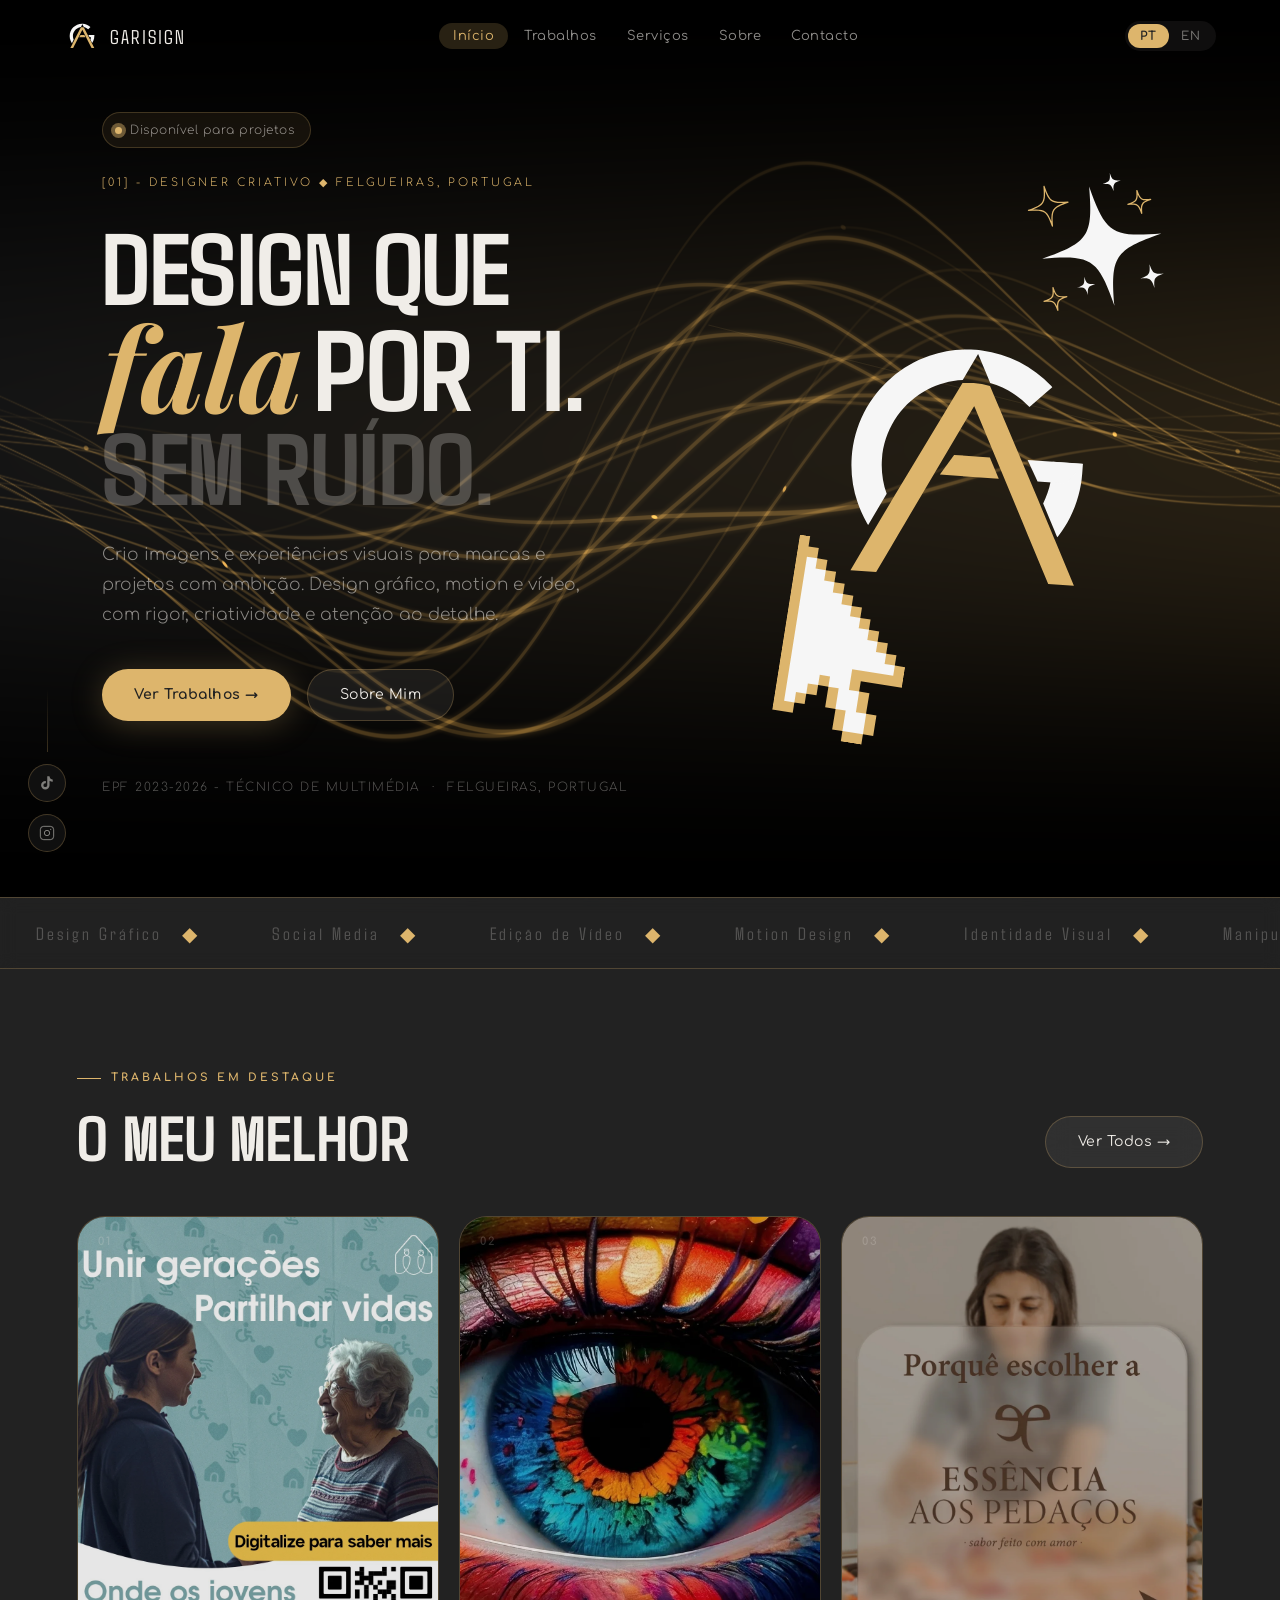
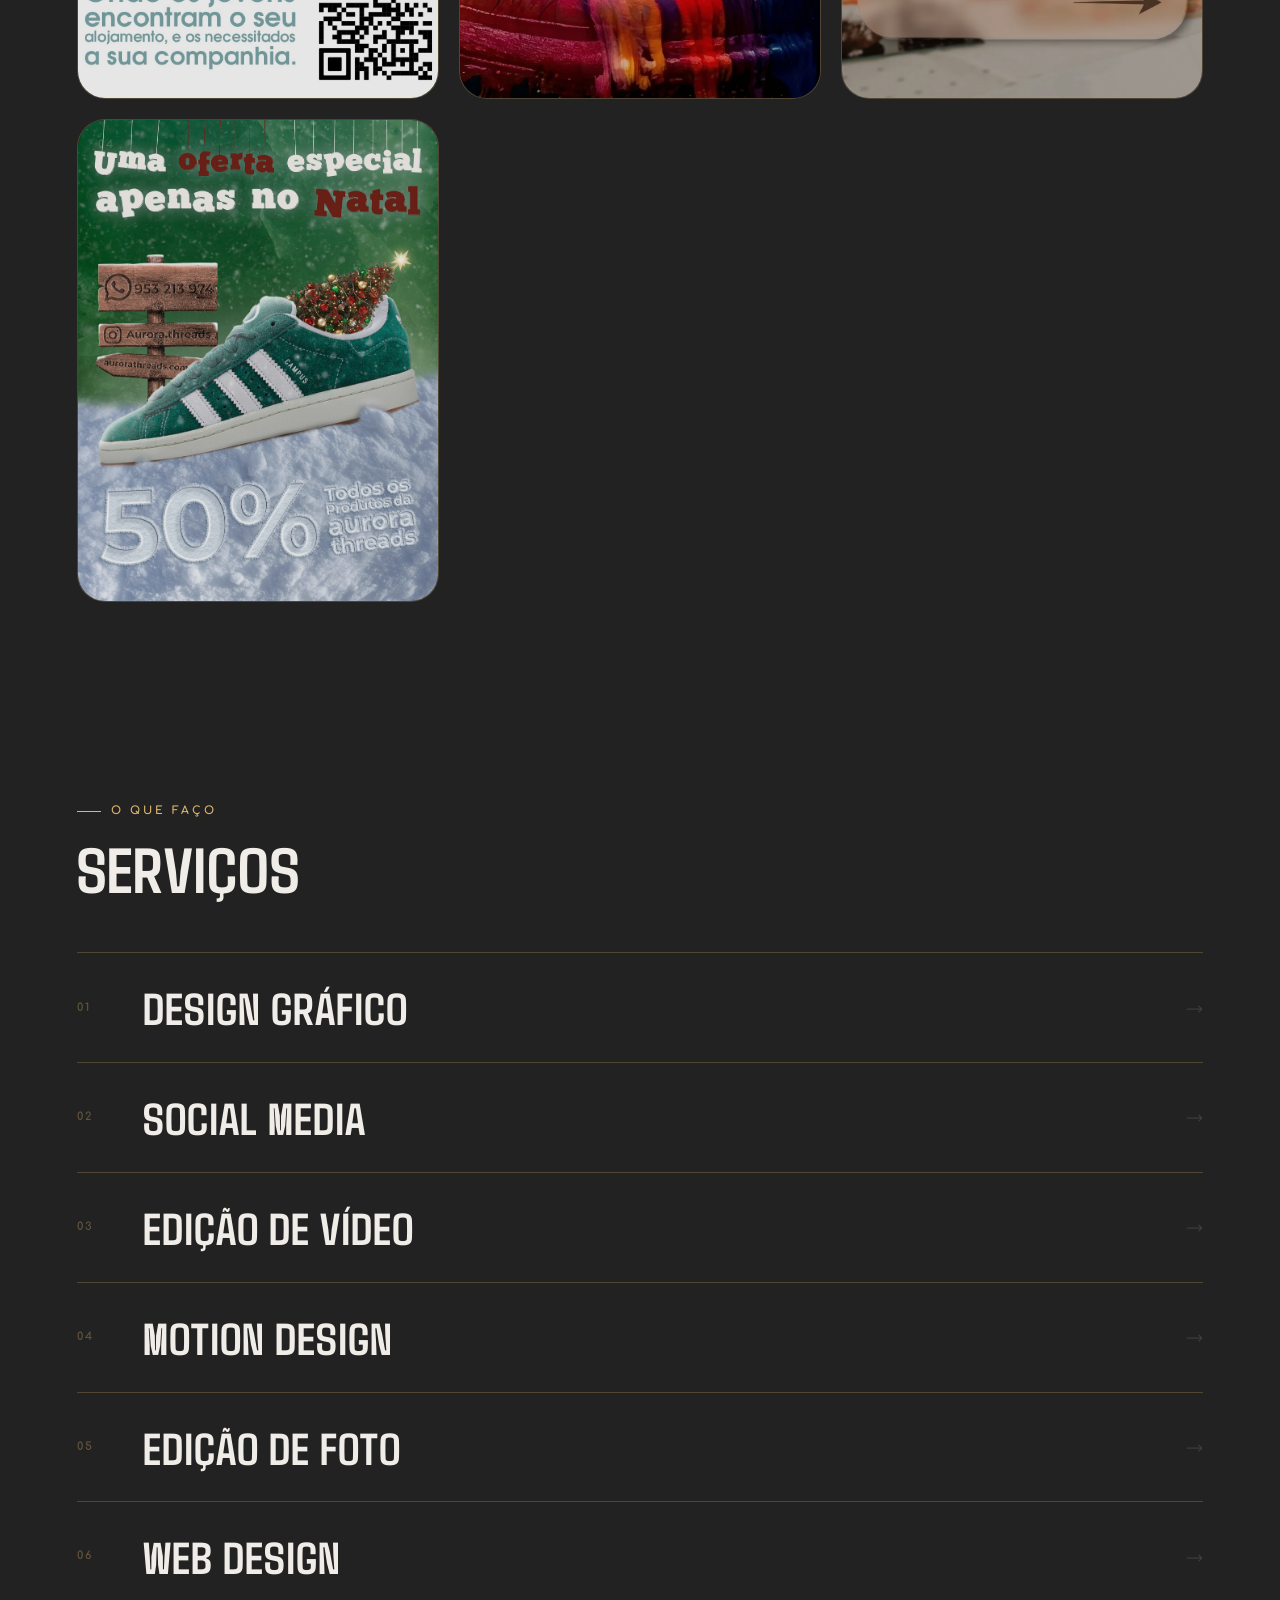
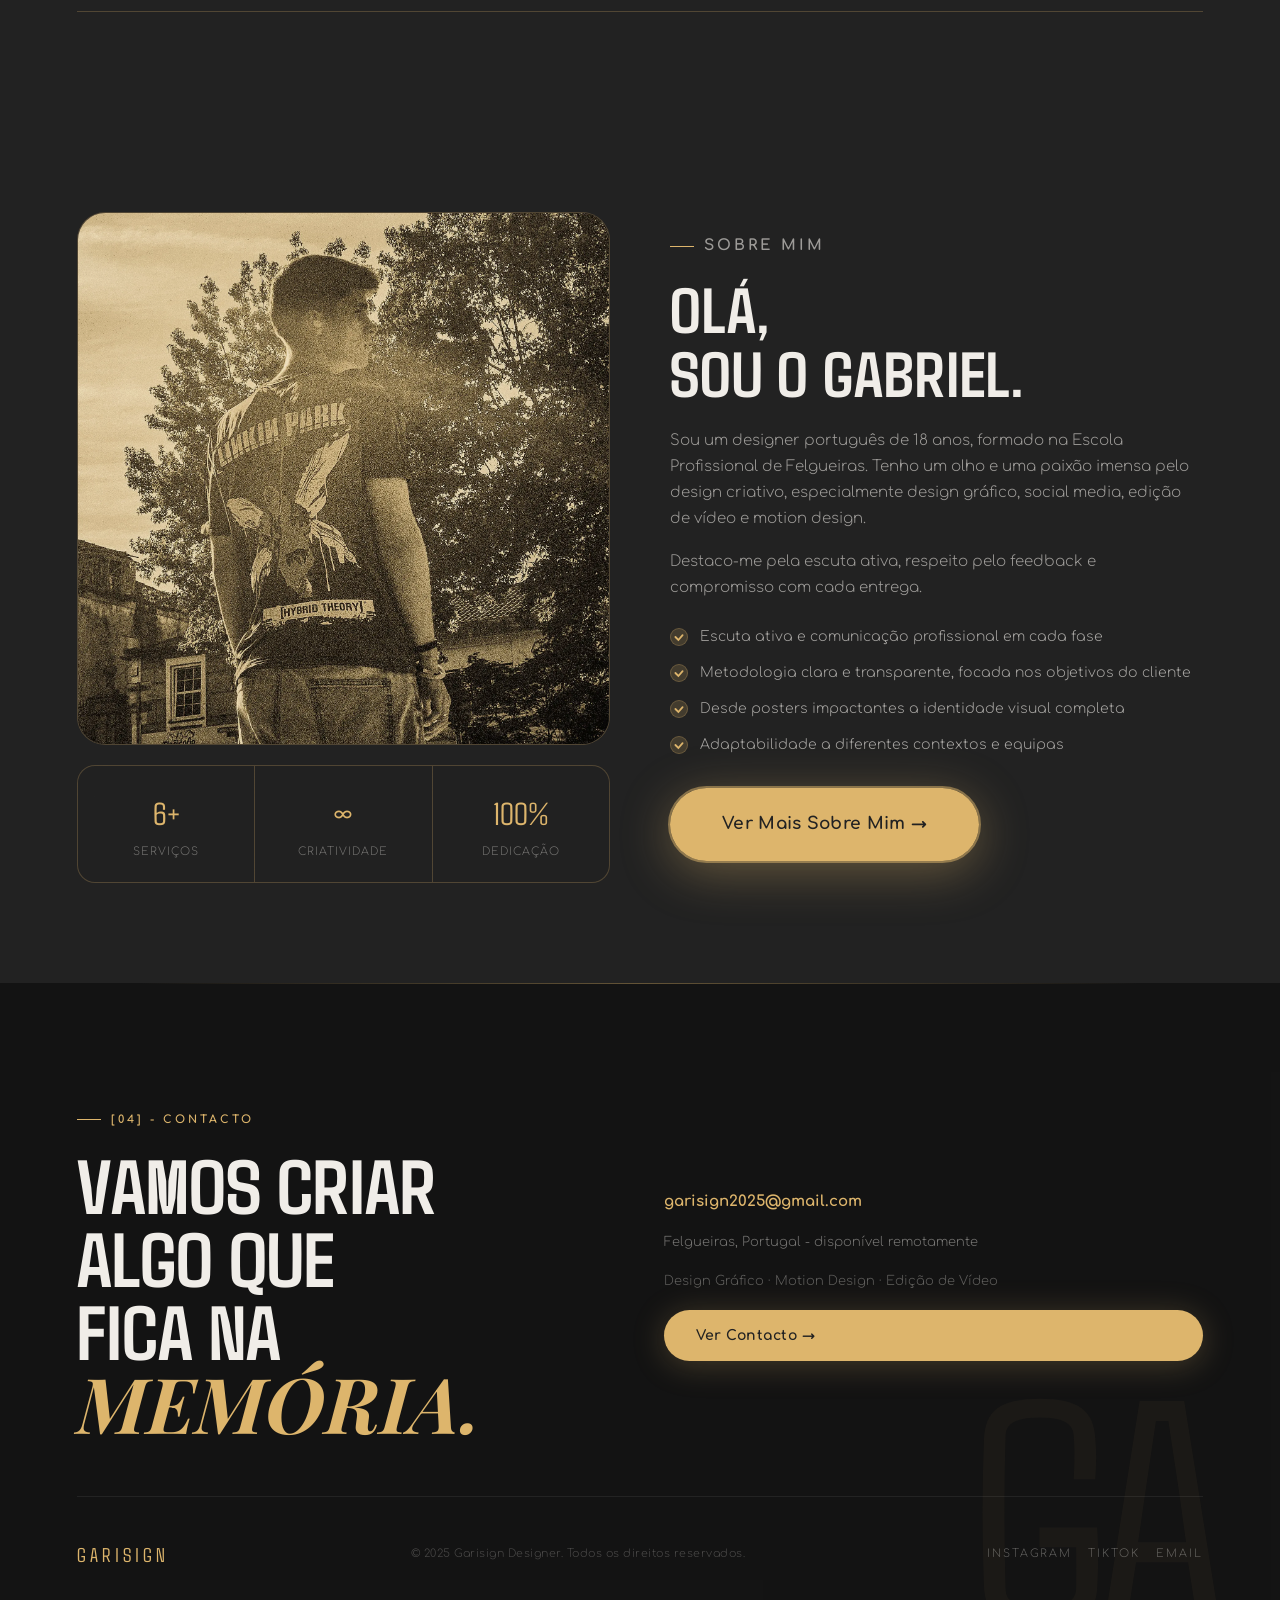
<file: index.html>
<!DOCTYPE html>
<html lang="pt">
<head>
<meta charset="UTF-8">
<meta name="viewport" content="width=device-width, initial-scale=1.0">
<meta name="description" content="Portfolio profissional de Gabriel, designer criativo especializado em identidade visual, motion design, social media e edição de vídeo.">
<meta name="keywords" content="designer criativo, portfolio, motion design, social media, Felgueiras, Portugal, freelancer, Garisign">
<meta name="author" content="Gabriel — Garisign Designer">
<meta name="robots" content="index, follow">
<meta property="og:title" content="Garisign Designer — Portfolio">
<meta property="og:description" content="Portfolio profissional de Gabriel, designer criativo especializado em identidade visual, motion design, social media e edição de vídeo.">
<meta property="og:type" content="website">
<meta property="og:url" content="https://garisign.pt/">
<meta property="og:image" content="og-image.svg">
<meta property="og:locale" content="pt_PT">
<meta property="og:site_name" content="Garisign Designer">
<meta name="twitter:card" content="summary_large_image">
<meta name="twitter:title" content="Garisign Designer — Portfolio">
<meta name="twitter:description" content="Portfolio profissional de Gabriel, designer criativo especializado em identidade visual, motion design, social media e edição de vídeo.">
<meta name="twitter:image" content="og-image.svg">
<script>
  if ('scrollRestoration' in history) {
    history.scrollRestoration = 'manual';
  }
  const _garisignSectionHashes = ['#hero', '#works', '#services', '#about'];
  const _garisignReferrer = document.referrer ? new URL(document.referrer, window.location.href) : null;
  const _garisignFromAnotherPage = _garisignReferrer && _garisignReferrer.pathname !== window.location.pathname;

  if (_garisignSectionHashes.includes(window.location.hash) && _garisignFromAnotherPage) {
    window.__garisignInitialHash = window.location.hash;
  } else if (_garisignSectionHashes.includes(window.location.hash)) {
    history.replaceState(null, '', window.location.pathname + window.location.search);
  }
  window.scrollTo(0, 0);
</script>
<link rel="canonical" href="https://garisign.pt/">
<link rel="icon" type="image/svg+xml" href="img-logotipo-LOGO.svg">
<link rel="apple-touch-icon" href="img-logotipo-LOGO.svg">
<link rel="manifest" href="site.webmanifest">
<title>Garisign Designer — Portfolio</title>
<link rel="preconnect" href="https://fonts.googleapis.com">
<link rel="preconnect" href="https://fonts.gstatic.com" crossorigin>
<link rel="preload" href="Agdasima-Regular.ttf" as="font" type="font/ttf" crossorigin>
<link rel="preload" href="Comfortaa-Light.ttf" as="font" type="font/ttf" crossorigin>
<link rel="preload" href="https://fonts.googleapis.com/css2?family=Playfair+Display:ital@1&display=swap" as="style" onload="this.onload=null;this.rel='stylesheet'">
<noscript><link rel="stylesheet" href="https://fonts.googleapis.com/css2?family=Playfair+Display:ital@1&display=swap"></noscript>
<link rel="stylesheet" href="styles.css">
</head>
<body>

<!-- Scroll Progress -->
<div id="scroll-progress"></div>

<!-- Custom Cursor -->
<div id="cursor"></div>
<div id="cursor-ring"></div>

<!-- Animated BG Canvas -->
<canvas id="bg-canvas"></canvas>
<div class="noise"></div>

<!-- Splash Screen -->
<div id="splash">
  <div class="splash-logo-mark"><img src="img-logotipo-LOGO.svg" alt="Logótipo Garisign" width="80" height="80"></div>
  <div class="splash-bar-wrap"><div class="splash-bar"></div></div>
  <span class="splash-percent">0%</span>
  <span class="splash-name" data-i18n="splash.name">GARISIGN DESIGNER</span>
</div>

<!-- ------ NAV ------ -->
<nav id="navbar">
  <a href="#hero" class="nav-logo" data-hover>
    <div class="nav-logo-mark"><img src="img-logotipo-LOGO.svg" alt="Logótipo Garisign" width="32" height="32"></div>
    <span class="nav-logo-text">Garisign</span>
  </a>
  <ul class="nav-links">
    <li><a href="#hero" data-nav class="active" data-i18n="nav.home">Início</a></li>
    <li><a href="#works" data-nav data-i18n="nav.works">Trabalhos</a></li>
    <li><a href="#services" data-nav data-i18n="nav.services">Serviços</a></li>
    <li><a href="#about" data-nav data-i18n="nav.about">Sobre</a></li>
    <li><a href="contacto.html" data-nav data-i18n="nav.contact">Contacto</a></li>
  </ul>
  <div class="nav-right">
    <div class="lang-toggle">
      <button type="button" class="lang-btn active" data-lang="pt" id="btn-pt">PT</button>
      <button type="button" class="lang-btn" data-lang="en" id="btn-en">EN</button>
    </div>
    <button type="button" id="nav-toggle" class="nav-toggle" aria-label="Menu" onclick="toggleMenu()">
      <span></span><span></span><span></span>
    </button>
  </div>
</nav>

<!-- Mobile Menu -->
<div id="mobile-menu" class="mobile-menu" aria-hidden="true">
  <ul>
    <li><a href="#hero" onclick="toggleMenu()" data-i18n="nav.home">Início</a></li>
    <li><a href="#works" onclick="toggleMenu()" data-i18n="nav.works">Trabalhos</a></li>
    <li><a href="#services" onclick="toggleMenu()" data-i18n="nav.services">Serviços</a></li>
    <li><a href="#about" onclick="toggleMenu()" data-i18n="nav.about">Sobre</a></li>
    <li><a href="contacto.html" onclick="toggleMenu()" data-i18n="nav.contact">Contacto</a></li>
  </ul>
  <div class="lang-toggle">
    <button type="button" class="lang-btn active" data-lang="pt">PT</button>
    <button type="button" class="lang-btn" data-lang="en">EN</button>
  </div>
</div>

<!-- Floating Socials -->
<div class="social-float">
  <a href="https://tiktok.com/@garisign_designer" target="_blank" rel="noopener noreferrer" class="social-btn" aria-label="TikTok" data-hover>
    <svg viewBox="0 0 24 24" fill="currentColor"><path d="M19.59 6.69a4.83 4.83 0 01-3.77-4.25V2h-3.45v13.67a2.89 2.89 0 01-2.88 2.5 2.89 2.89 0 01-2.89-2.89 2.89 2.89 0 012.89-2.89c.28 0 .54.04.79.1V9.01a6.33 6.33 0 00-.79-.05 6.34 6.34 0 00-6.34 6.34 6.34 6.34 0 006.34 6.34 6.34 6.34 0 006.33-6.34V8.69a8.18 8.18 0 004.77 1.52V6.79a4.85 4.85 0 01-1-.1z"/></svg>
  </a>
  <a href="https://instagram.com/garisign.designer" target="_blank" rel="noopener noreferrer" class="social-btn" aria-label="Instagram" data-hover>
    <svg viewBox="0 0 24 24" fill="none" stroke="currentColor" stroke-width="1.5"><rect x="2" y="2" width="20" height="20" rx="5"/><circle cx="12" cy="12" r="4"/><circle cx="17.5" cy="6.5" r="1" fill="currentColor" stroke="none"/></svg>
  </a>
</div>

<!-- ------ HERO ------ -->
<section id="hero">
  <canvas id="hero-shader-canvas" aria-hidden="true"></canvas>
  <div class="hero-grid">
    <div class="hero-content">
      <div class="hero-badge reveal hero-badge-delay">
        <span class="hero-badge__dot"></span>
        <span data-i18n="hero.badge">Disponível para projetos</span>
      </div>
      <p class="hero-eyebrow reveal hero-eyebrow-delay" data-i18n="hero.eyebrow">[01] — DESIGNER CRIATIVO · FELGUEIRAS, PORTUGAL</p>
      <h1 class="hero-title">
        <div class="hero-title-line hero-title-line-1 reveal hero-title-line-1-delay" data-i18n="hero.titleLine1">Design que</div>
        <div class="hero-title-line hero-title-line-2 reveal hero-title-line-2-delay" data-i18n-html="hero.titleLine2"><span class="hero-title-italic">fala</span><span class="hero-title-regular"> por ti.</span></div>
        <div class="hero-title-line hero-title-line-3 reveal hero-title-line-3-delay" data-i18n="hero.titleLine3">sem ruído.</div>
      </h1>
      <p class="hero-desc reveal hero-desc-delay" data-i18n="hero.desc">Crio imagens e experiências visuais para marcas e projetos com ambição. Design gráfico, motion e vídeo — com rigor, criatividade e atenção ao detalhe.</p>
      <div class="hero-ctas reveal hero-ctas-delay">
        <a href="#works" class="btn-primary" data-hover data-i18n="hero.cta.works">Ver Trabalhos —</a>
        <a href="#about" class="btn-outline" data-hover data-i18n="hero.cta.about">Sobre Mim</a>
      </div>
      <div class="hero-stats reveal hero-stats-delay">
        <span data-i18n="hero.stats.distinction">EPF 2023-2026 — Técnico de Multimédia</span>
        <span class="hero-stat-separator">·</span>
        <span data-i18n="hero.stats.location">Felgueiras, Portugal</span>
      </div>
    </div>
    <div class="hero-visual reveal hero-visual-delay">
      <div class="hero-visual-wrap">
        <div class="hero-visual-line"></div>
        <div class="hero-visual-layer hero-visual-layer--large" data-hover>
          <div class="hero-layer-tilt">
            <img src="img-logotipo-LOGO.svg" alt="Logótipo Garisign" class="hero-layer-img">
          </div>
        </div>
        <div class="hero-visual-layer hero-visual-layer--medium" data-hover>
          <div class="hero-layer-tilt">
            <img src="img-outros-estrelas.svg" alt="" class="hero-layer-img" aria-hidden="true">
          </div>
        </div>
        <div class="hero-visual-layer hero-visual-layer--small" data-hover>
          <div class="hero-layer-tilt">
            <img src="img-outros-cursor.svg" alt="" class="hero-layer-img" aria-hidden="true">
          </div>
        </div>
      </div>
    </div>
  </div>
</section>

<!-- ------ MARQUEE ------ -->
<div class="marquee-section">
  <div class="marquee-track" id="marquee-track"></div>
</div>

<!-- ------ WORKS ------ -->
<section id="works">
  <div class="section-header">
    <div>
      <p class="section-label reveal"><span data-i18n="works.label">Trabalhos em Destaque</span></p>
      <h2 class="reveal reveal-delay-1" data-i18n="works.title">O Meu Melhor</h2>
    </div>
    <a href="trabalhos.html" class="btn-outline reveal reveal-delay-2" data-hover data-i18n="works.viewAll">Ver Todos →</a>
  </div>
  <div class="works-grid">
    <a href="trabalhos.html#reconge" class="work-card work-card--reconge glass-card reveal" data-hover>
      <span class="work-num">01</span>
      <img src="Reconge-Images-post 1.webp" alt="RECONGE — Identidade Visual PAP 2026" loading="lazy" class="work-img">
      <div class="work-overlay">
        <p class="work-tag">Branding · PAP 2026</p>
        <p class="work-title">RECONGE</p>
      </div>
    </a>
    <a href="trabalhos.html#crdesign" class="work-card work-card--crdesign glass-card reveal reveal-delay-1" data-hover>
      <span class="work-num">02</span>
      <img src="Website CR-img-Imagem inicial.webp" alt="CR Design — Website Institucional" loading="lazy" class="work-img">
      <div class="work-overlay">
        <p class="work-tag">Website · Freelance · 2026</p>
        <p class="work-title">CR Design</p>
      </div>
    </a>
    <a href="trabalhos.html#eap" class="work-card glass-card reveal reveal-delay-2" data-hover>
      <span class="work-num">03</span>
      <img src="EAP-Prancheta 1.webp" alt="Essência Aos Pedaços — Social Media Instagram" loading="lazy" class="work-img">
      <div class="work-overlay">
        <p class="work-tag">Social Media · Instagram</p>
        <p class="work-title">Essência Aos Pedaços</p>
      </div>
    </a>
    <a href="trabalhos.html#gallery" class="work-card glass-card reveal reveal-delay-3" data-hover>
      <span class="work-num">04</span>
      <img src="img-works-Posters  fashion e stores-natal.webp" alt="Fashion & Stores — Campanha de Natal" loading="lazy" class="work-img">
      <div class="work-overlay">
        <p class="work-tag">Fashion & Stores</p>
        <p class="work-title">Ver Galeria →</p>
      </div>
    </a>
  </div>
</section>

<!-- ------ SERVICES ------ -->
<section id="services">
  <p class="section-label reveal"><span data-i18n="services.label">O Que Faço</span></p>
  <h2 class="reveal reveal-delay-1" data-i18n="services.title">Serviços</h2>
  <div class="services-rows">
    <a href="trabalhos.html" class="service-row reveal">
      <span class="service-row__num">01</span>
      <h3 class="service-row__title" data-i18n="services.graphic">Design Gráfico</h3>
      <span class="service-row__arrow">→</span>
    </a>
    <a href="trabalhos.html" class="service-row reveal reveal-delay-1">
      <span class="service-row__num">02</span>
      <h3 class="service-row__title" data-i18n="services.social">Social Media</h3>
      <span class="service-row__arrow">→</span>
    </a>
    <a href="trabalhos.html" class="service-row reveal reveal-delay-2">
      <span class="service-row__num">03</span>
      <h3 class="service-row__title" data-i18n="services.video">Edição de Vídeo</h3>
      <span class="service-row__arrow">→</span>
    </a>
    <a href="trabalhos.html" class="service-row reveal reveal-delay-3">
      <span class="service-row__num">04</span>
      <h3 class="service-row__title" data-i18n="services.motion">Motion Design</h3>
      <span class="service-row__arrow">→</span>
    </a>
    <a href="trabalhos.html" class="service-row reveal">
      <span class="service-row__num">05</span>
      <h3 class="service-row__title" data-i18n="services.photo">Edição de Foto</h3>
      <span class="service-row__arrow">→</span>
    </a>
    <a href="trabalhos.html" class="service-row reveal reveal-delay-1">
      <span class="service-row__num">06</span>
      <h3 class="service-row__title" data-i18n="services.sports">Web Design</h3>
      <span class="service-row__arrow">→</span>
    </a>
  </div>
</section>

<!-- ------ ABOUT ------ -->
<section id="about">
  <div class="about-visual reveal">
    <div class="about-frame">
      <img class="about-photo" src="eu.webp" alt="Gabriel — Garisign Designer" width="238" height="238" loading="lazy">
    </div>
    <div class="about-stats">
      <div class="astat"><span class="astat-num">6+</span><span class="astat-label" data-i18n="stats.services">Serviços</span></div>
      <div class="astat"><span class="astat-num">∞</span><span class="astat-label" data-i18n="stats.creativity">Criatividade</span></div>
      <div class="astat"><span class="astat-num">100%</span><span class="astat-label" data-i18n="stats.dedication">Dedicação</span></div>
    </div>
  </div>
  <div id="about-text" class="reveal reveal-delay-2">
    <p class="section-label"><span data-i18n="about.label">Sobre Mim</span></p>
    <h2 data-i18n="about.title" data-i18n-html>Olá,<br>sou o Gabriel.</h2>
    <p style="margin-top:20px;" data-i18n="about.p1">Sou um designer português de 18 anos, formado na Escola Profissional de Felgueiras. Tenho um olho e uma paixão imensa pelo design criativo — especialmente design gráfico, social media, edição de vídeo e motion design.</p>
    <p data-i18n="about.p2">Destaco-me pela escuta ativa, respeito pelo feedback e compromisso com cada entrega.</p>
    <ul class="offer-list">
      <li><span data-i18n="about.highlight.1">Escuta ativa e comunicação profissional em cada fase</span></li>
      <li><span data-i18n="about.highlight.2">Metodologia clara e transparente, focada nos objetivos do cliente</span></li>
      <li><span data-i18n="about.highlight.3">Desde posters impactantes a identidade visual completa</span></li>
      <li><span data-i18n="about.highlight.4">Adaptabilidade a diferentes contextos e equipas</span></li>
    </ul>
    <div class="about-actions">
      <span class="btn-about-cta-wrap"><a href="sobre.html" class="btn-about-cta" data-hover data-i18n="about.more">Ver Mais Sobre Mim →</a></span>
    </div>
  </div>
</section>

<!-- ------ SITE FOOTER (CTA + FOOTER) ------ -->
<section class="site-footer">
  <div class="site-footer__decal">GA</div>
  <div class="site-footer__top reveal">
    <div class="site-footer__intro">
      <p class="section-label"><span data-i18n="siteFooter.label">[04] — CONTACTO</span></p>
      <h2 class="site-footer__title" data-i18n-html="siteFooter.title">Vamos criar<br>algo que<br>fica na <span class="site-footer-title-italic">memória.</span></h2>
    </div>
    <div class="site-footer__contact">
      <a href="mailto:garisign2025@gmail.com" class="site-footer__email">garisign2025@gmail.com</a>
      <p class="site-footer__text" data-i18n="siteFooter.location">Felgueiras, Portugal — disponível remotamente</p>
      <p class="site-footer__text site-footer__text--muted" data-i18n="siteFooter.areas">Design Gráfico · Motion Design · Edição de Vídeo</p>
      <a href="contacto.html" class="btn-primary" data-hover data-i18n="siteFooter.button">Ver Contacto →</a>
    </div>
  </div>
  <hr class="site-footer__separator">
  <div class="site-footer__bottom">
    <a href="index.html" class="site-footer__logo">GARISIGN</a>
    <p class="site-footer__copy" data-i18n="footer.copy">© 2025 Garisign Designer. Todos os direitos reservados.</p>
    <div class="site-footer__links">
      <a href="https://instagram.com/garisign.designer" target="_blank" rel="noopener noreferrer">INSTAGRAM</a>
      <a href="https://tiktok.com/@garisign_designer" target="_blank" rel="noopener noreferrer">TIKTOK</a>
      <a href="mailto:garisign2025@gmail.com">EMAIL</a>
    </div>
  </div>
</section>

<script src="translations.js" defer></script>
<script src="script.js" defer></script>
<script src="hero-shader.js" defer></script>
<script src="hero-drag.js" defer></script>
</body>
</html>
</file>
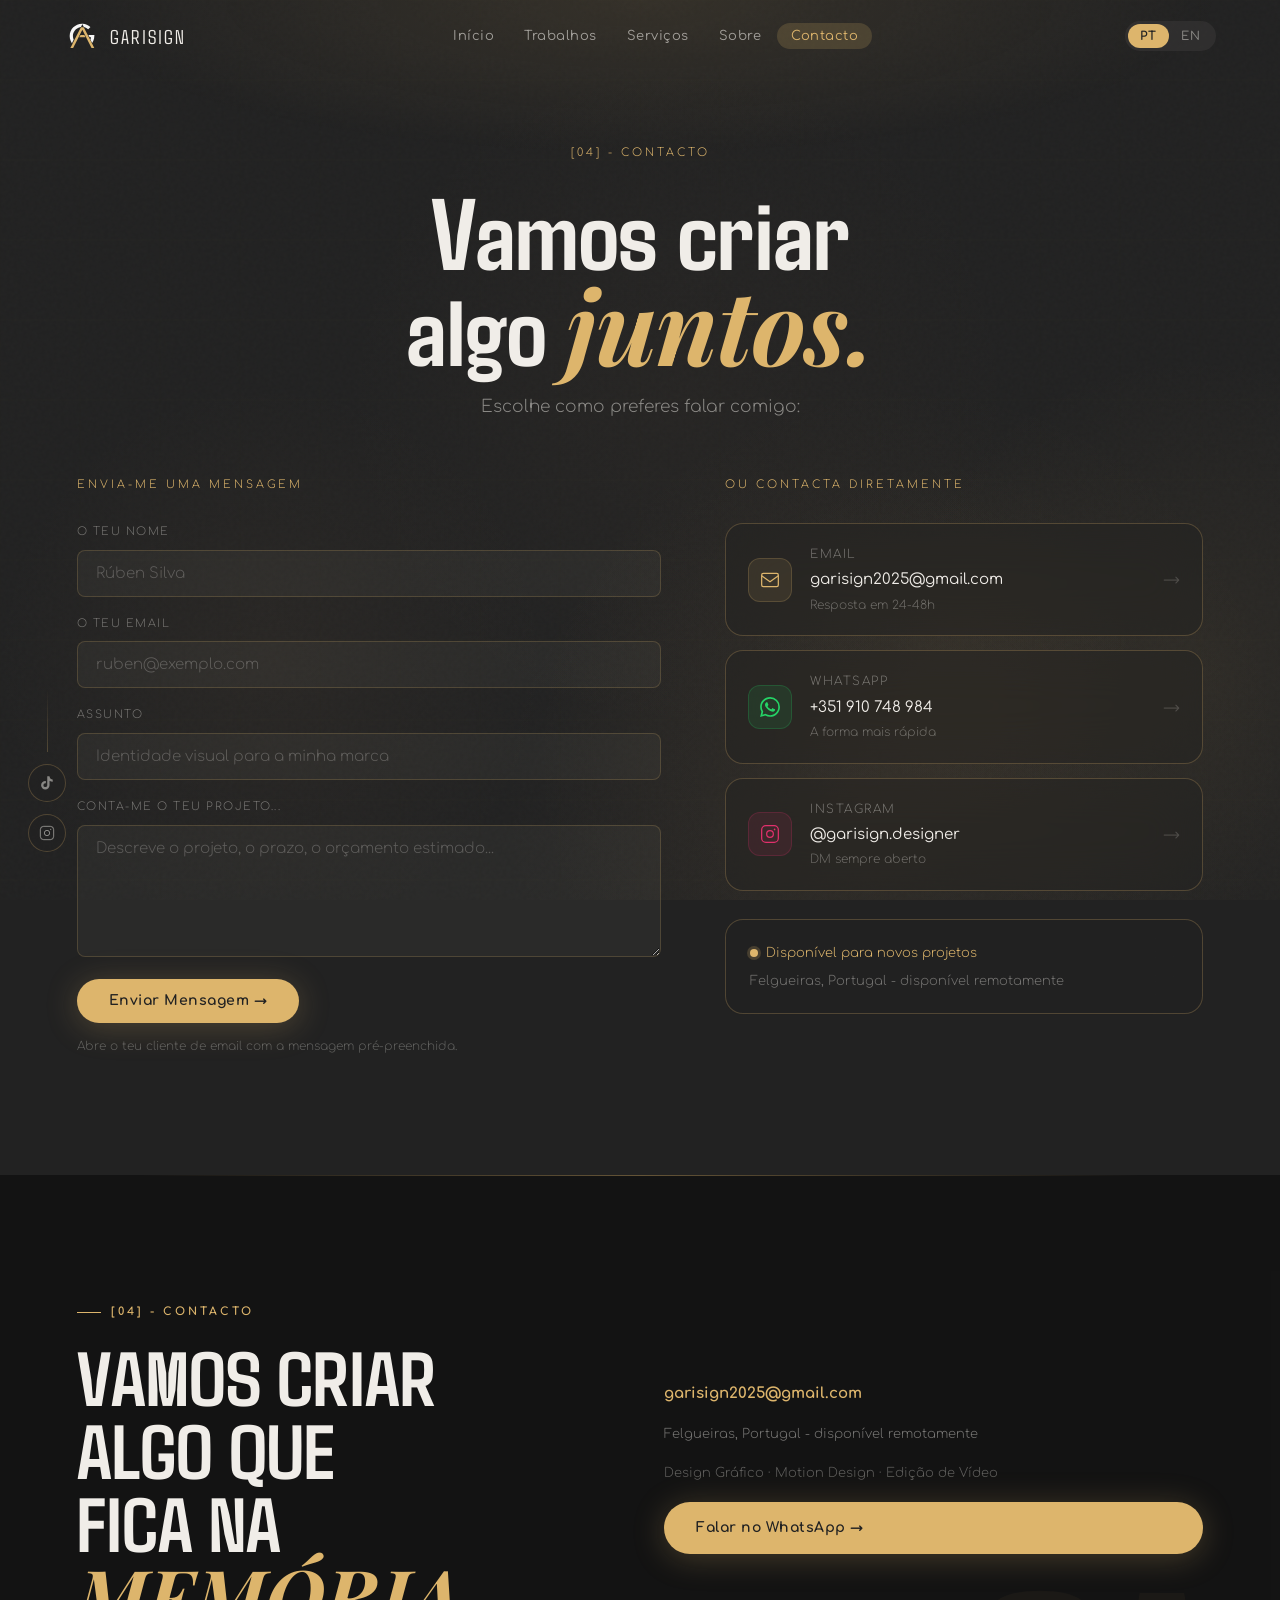
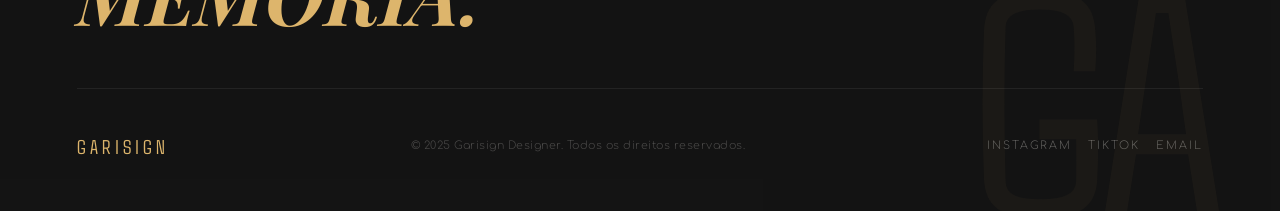
<file: contacto.html>
<!DOCTYPE html>
<html lang="pt">
<head>
<meta charset="UTF-8">
<meta name="viewport" content="width=device-width, initial-scale=1.0">
<meta name="description" content="Contacta o Gabriel — Garisign Designer. Email, WhatsApp ou Instagram. Disponível para projetos de design criativo.">
<meta name="keywords" content="contacto, designer criativo, portfolio, Garisign, Felgueiras, freelancer">
<meta name="author" content="Gabriel — Garisign Designer">
<meta name="robots" content="index, follow">
<meta property="og:title" content="Contacto — Garisign Designer">
<meta property="og:description" content="Contacta o Gabriel — Garisign Designer. Vamos criar algo juntos.">
<meta property="og:type" content="website">
<meta property="og:url" content="https://garisign.pt/contacto.html">
<meta property="og:image" content="og-image.svg">
<meta property="og:locale" content="pt_PT">
<meta property="og:site_name" content="Garisign Designer">
<meta name="twitter:card" content="summary_large_image">
<meta name="twitter:title" content="Contacto — Garisign Designer">
<meta name="twitter:description" content="Contacta o Gabriel — Garisign Designer. Vamos criar algo juntos.">
<meta name="twitter:image" content="og-image.svg">
<link rel="canonical" href="https://garisign.pt/contacto.html">
<link rel="icon" type="image/svg+xml" href="img-logotipo-LOGO.svg">
<link rel="apple-touch-icon" href="img-logotipo-LOGO.svg">
<link rel="manifest" href="site.webmanifest">
<title>Contacto — Garisign Designer</title>
<link rel="preconnect" href="https://fonts.googleapis.com">
<link rel="preconnect" href="https://fonts.gstatic.com" crossorigin>
<link rel="preload" href="Agdasima-Regular.ttf" as="font" type="font/ttf" crossorigin>
<link rel="preload" href="Comfortaa-Light.ttf" as="font" type="font/ttf" crossorigin>
<link rel="preload" href="https://fonts.googleapis.com/css2?family=Playfair+Display:ital@1&display=swap" as="style" onload="this.onload=null;this.rel='stylesheet'">
<noscript><link rel="stylesheet" href="https://fonts.googleapis.com/css2?family=Playfair+Display:ital@1&display=swap"></noscript>
<link rel="stylesheet" href="styles.css">
<style>
  /* ------ CONTACT HERO ------ */
  .ctc-hero {
    position: relative; z-index: 2;
    padding: calc(var(--nav-h) + 72px) clamp(24px,6vw,100px) 56px;
    text-align: center;
  }
  .ctc-hero::before {
    content: '';
    position: absolute; inset: 0;
    background: radial-gradient(ellipse 70% 50% at 50% 0%, rgba(221,181,108,0.1) 0%, transparent 65%);
    pointer-events: none;
  }
  .ctc-hero__label {
    font-size: 11px; letter-spacing: 3px; text-transform: uppercase;
    color: var(--gold); margin-bottom: 20px; display: block;
  }
  .ctc-hero__title {
    font-family: 'Agdasima', sans-serif;
    font-size: clamp(52px,8vw,110px);
    line-height: 0.92; letter-spacing: -1px;
    color: var(--cream);
    margin-bottom: 20px;
  }
  .ctc-hero__title em {
    font-family: 'Playfair Display', serif;
    font-style: italic;
    color: var(--gold);
  }
  .ctc-hero__sub {
    font-size: clamp(14px,1.5vw,17px);
    color: rgba(240,237,232,0.5);
    max-width: 480px; margin: 0 auto;
    line-height: 1.6;
  }

  /* ------ CONTACT BODY ------ */
  .ctc-body {
    position: relative; z-index: 2;
    padding: 0 clamp(24px,6vw,100px) clamp(80px,10vw,120px);
  }
  .ctc-grid {
    display: grid;
    grid-template-columns: 1.1fr 0.9fr;
    gap: clamp(32px,5vw,80px);
    align-items: start;
  }
  @media (max-width: 860px) {
    .ctc-grid { grid-template-columns: 1fr; }
  }

  /* ------ FORM ------ */
  .ctc-col-label {
    font-size: 11px; letter-spacing: 3px; text-transform: uppercase;
    color: var(--gold); margin-bottom: 28px; display: block;
  }
  .ctc-form {
    display: flex; flex-direction: column; gap: 18px;
  }
  .ctc-field {
    display: flex; flex-direction: column; gap: 8px;
  }
  .ctc-field label {
    font-size: 11px; letter-spacing: 1.5px; text-transform: uppercase;
    color: rgba(240,237,232,0.4);
  }
  .ctc-field input,
  .ctc-field textarea {
    background: rgba(240,237,232,0.04);
    border: 1px solid rgba(221,181,108,0.2);
    border-radius: 8px;
    padding: 14px 18px;
    color: var(--cream);
    font-family: 'Comfortaa', sans-serif;
    font-size: 15px;
    font-weight: 300;
    outline: none;
    resize: vertical;
    transition: border-color 0.3s, background 0.3s;
  }
  .ctc-field input:focus,
  .ctc-field textarea:focus {
    border-color: rgba(221,181,108,0.55);
    background: rgba(240,237,232,0.07);
  }
  .ctc-field input::placeholder,
  .ctc-field textarea::placeholder {
    color: rgba(240,237,232,0.25);
  }
  .ctc-form .btn-primary {
    align-self: flex-start;
    margin-top: 4px;
  }
  .ctc-note {
    font-size: 12px; color: rgba(240,237,232,0.3);
    line-height: 1.5; margin-top: -4px;
  }
  .ctc-success {
    display: none;
    padding: 18px 22px;
    background: rgba(221,181,108,0.1);
    border: 1px solid rgba(221,181,108,0.3);
    border-radius: 8px;
    font-size: 14px; color: var(--gold);
    line-height: 1.6;
  }
  .ctc-success.visible { display: block; }

  /* ------ CHANNELS ------ */
  .ctc-channels {
    display: flex; flex-direction: column; gap: 14px;
    margin-bottom: 28px;
  }
  .ctc-channel {
    display: flex; align-items: center; gap: 18px;
    padding: 20px 22px;
    text-decoration: none; color: inherit;
    border-radius: var(--radius);
    transition: border-color 0.35s, transform 0.35s;
    position: relative; overflow: hidden;
  }
  .ctc-channel:hover {
    border-color: rgba(221,181,108,0.45);
    transform: translateX(4px);
  }
  .ctc-channel--wa:hover { border-color: rgba(37,211,102,0.45); }
  .ctc-channel--ig:hover { border-color: rgba(225,48,108,0.4); }
  .ctc-channel__icon {
    width: 44px; height: 44px; border-radius: 12px;
    background: rgba(221,181,108,0.1);
    border: 1px solid rgba(221,181,108,0.2);
    display: flex; align-items: center; justify-content: center;
    flex-shrink: 0;
    color: var(--gold);
  }
  .ctc-channel--wa .ctc-channel__icon {
    background: rgba(37,211,102,0.1);
    border-color: rgba(37,211,102,0.2);
    color: #25d366;
  }
  .ctc-channel--ig .ctc-channel__icon {
    background: rgba(225,48,108,0.1);
    border-color: rgba(225,48,108,0.2);
    color: #e1306c;
  }
  .ctc-channel__icon svg { width: 20px; height: 20px; }
  .ctc-channel__info { flex: 1; min-width: 0; }
  .ctc-channel__label {
    font-size: 12px; letter-spacing: 1.5px; text-transform: uppercase;
    color: rgba(240,237,232,0.4); display: block; margin-bottom: 3px;
  }
  .ctc-channel__value {
    font-size: 15px; color: var(--cream); display: block;
    white-space: nowrap; overflow: hidden; text-overflow: ellipsis;
    font-weight: 400;
  }
  .ctc-channel__sub {
    font-size: 12px; color: rgba(240,237,232,0.35); display: block; margin-top: 2px;
  }
  .ctc-channel__arrow {
    font-size: 18px; color: rgba(240,237,232,0.2);
    transition: color 0.3s, transform 0.3s;
  }
  .ctc-channel:hover .ctc-channel__arrow {
    color: rgba(240,237,232,0.6);
    transform: translateX(4px);
  }

  .ctc-info-box {
    padding: 22px 24px;
    border-radius: var(--radius);
  }
  .ctc-info-box__avail {
    font-size: 13px; color: var(--gold);
    display: flex; align-items: center; gap: 8px;
    margin-bottom: 8px;
  }
  .ctc-info-box__avail::before {
    content: '';
    width: 8px; height: 8px; border-radius: 50%;
    background: var(--gold);
    box-shadow: 0 0 0 3px rgba(221,181,108,0.2);
    animation: pulse-gold 2s ease-in-out infinite;
    flex-shrink: 0;
  }
  @keyframes pulse-gold {
    0%,100% { box-shadow: 0 0 0 3px rgba(221,181,108,0.2); }
    50%      { box-shadow: 0 0 0 6px rgba(221,181,108,0.05); }
  }
  .ctc-info-box__loc {
    font-size: 13px; color: rgba(240,237,232,0.4);
    line-height: 1.5;
  }
</style>
</head>
<body id="top">

<div id="scroll-progress"></div>
<div id="cursor"></div>
<div id="cursor-ring"></div>
<canvas id="bg-canvas"></canvas>
<div class="noise"></div>

<nav id="navbar">
  <a href="index.html" class="nav-logo" data-hover>
    <div class="nav-logo-mark"><img src="img-logotipo-LOGO.svg" alt="Logótipo Garisign" width="32" height="32"></div>
    <span class="nav-logo-text">Garisign</span>
  </a>
  <ul class="nav-links">
    <li><a href="index.html" data-nav data-i18n="nav.home">Início</a></li>
    <li><a href="index.html#works" data-nav data-i18n="nav.works">Trabalhos</a></li>
    <li><a href="index.html#services" data-nav data-i18n="nav.services">Serviços</a></li>
    <li><a href="sobre.html" data-nav data-i18n="nav.about">Sobre</a></li>
    <li><a href="#top" data-nav class="active" data-i18n="nav.contact">Contacto</a></li>
  </ul>
  <div class="nav-right">
    <div class="lang-toggle">
      <button type="button" class="lang-btn active" data-lang="pt" id="btn-pt">PT</button>
      <button type="button" class="lang-btn" data-lang="en" id="btn-en">EN</button>
    </div>
    <button type="button" id="nav-toggle" class="nav-toggle" aria-label="Menu" onclick="toggleMenu()">
      <span></span><span></span><span></span>
    </button>
  </div>
</nav>

<div id="mobile-menu" class="mobile-menu" aria-hidden="true">
  <ul>
    <li><a href="index.html" onclick="toggleMenu()" data-i18n="nav.home">Início</a></li>
    <li><a href="index.html#works" onclick="toggleMenu()" data-i18n="nav.works">Trabalhos</a></li>
    <li><a href="index.html#services" onclick="toggleMenu()" data-i18n="nav.services">Serviços</a></li>
    <li><a href="sobre.html" onclick="toggleMenu()" data-i18n="nav.about">Sobre</a></li>
    <li><a href="#top" onclick="toggleMenu()" data-i18n="nav.contact">Contacto</a></li>
  </ul>
  <div class="lang-toggle">
    <button type="button" class="lang-btn active" data-lang="pt">PT</button>
    <button type="button" class="lang-btn" data-lang="en">EN</button>
  </div>
</div>

<div class="social-float">
  <a href="https://tiktok.com/@garisign_designer" target="_blank" rel="noopener noreferrer" class="social-btn" aria-label="TikTok" data-hover>
    <svg viewBox="0 0 24 24" fill="currentColor"><path d="M19.59 6.69a4.83 4.83 0 01-3.77-4.25V2h-3.45v13.67a2.89 2.89 0 01-2.88 2.5 2.89 2.89 0 01-2.89-2.89 2.89 2.89 0 012.89-2.89c.28 0 .54.04.79.1V9.01a6.33 6.33 0 00-.79-.05 6.34 6.34 0 00-6.34 6.34 6.34 6.34 0 006.34 6.34 6.34 6.34 0 006.33-6.34V8.69a8.18 8.18 0 004.77 1.52V6.79a4.85 4.85 0 01-1-.1z"/></svg>
  </a>
  <a href="https://instagram.com/garisign.designer" target="_blank" rel="noopener noreferrer" class="social-btn" aria-label="Instagram" data-hover>
    <svg viewBox="0 0 24 24" fill="none" stroke="currentColor" stroke-width="1.5"><rect x="2" y="2" width="20" height="20" rx="5"/><circle cx="12" cy="12" r="4"/><circle cx="17.5" cy="6.5" r="1" fill="currentColor" stroke="none"/></svg>
  </a>
</div>

<!-- ------ HERO ------ -->
<section class="ctc-hero reveal">
  <span class="ctc-hero__label" data-i18n="contactPage.label">[04] — CONTACTO</span>
  <h1 class="ctc-hero__title">
    Vamos criar<br>algo <em>juntos.</em>
  </h1>
  <p class="ctc-hero__sub" data-i18n="contactPage.subtitle">Escolhe como preferes falar comigo:</p>
</section>

<!-- ------ BODY ------ -->
<section class="ctc-body">
  <div class="ctc-grid">

    <!-- Form -->
    <div class="reveal">
      <span class="ctc-col-label" data-i18n="contactPage.form.label">Envia-me uma mensagem</span>
      <form id="ctc-form" class="ctc-form" novalidate>
        <div class="ctc-field">
          <label for="ctc-name" data-i18n="contactPage.form.name">O teu nome</label>
          <input type="text" id="ctc-name" name="name" placeholder="Rúben Silva" required>
        </div>
        <div class="ctc-field">
          <label for="ctc-email" data-i18n="contactPage.form.email">O teu email</label>
          <input type="email" id="ctc-email" name="email" placeholder="ruben@exemplo.com" required>
        </div>
        <div class="ctc-field">
          <label for="ctc-subject" data-i18n="contactPage.form.subject">Assunto</label>
          <input type="text" id="ctc-subject" name="subject" placeholder="Identidade visual para a minha marca" required>
        </div>
        <div class="ctc-field">
          <label for="ctc-msg" data-i18n="contactPage.form.message">Conta-me o teu projeto...</label>
          <textarea id="ctc-msg" name="message" rows="6" placeholder="Descreve o projeto, o prazo, o orçamento estimado..." required></textarea>
        </div>
        <button type="submit" class="btn-primary" data-hover data-i18n="contactPage.form.send">Enviar Mensagem →</button>
        <p class="ctc-note" data-i18n="contactPage.form.note">Abre o Gmail numa nova aba com a mensagem pré-preenchida.</p>
      </form>
      <div id="ctc-success" class="ctc-success" aria-live="polite"></div>
    </div>

    <!-- Direct channels -->
    <div class="reveal reveal-delay-1">
      <span class="ctc-col-label" data-i18n="contactPage.channels.title">Ou contacta diretamente</span>

      <div class="ctc-channels">
        <!-- Email -->
        <a href="mailto:garisign2025@gmail.com" class="ctc-channel glass-card" data-hover>
          <div class="ctc-channel__icon">
            <svg viewBox="0 0 24 24" fill="none" stroke="currentColor" stroke-width="1.5"><rect x="2" y="4" width="20" height="16" rx="2"/><path d="m2 7 10 7 10-7"/></svg>
          </div>
          <div class="ctc-channel__info">
            <span class="ctc-channel__label" data-i18n="contactPage.channels.emailLabel">Email</span>
            <span class="ctc-channel__value">garisign2025@gmail.com</span>
            <span class="ctc-channel__sub" data-i18n="contactPage.channels.emailSub">Resposta em 24—48h</span>
          </div>
          <span class="ctc-channel__arrow">→</span>
        </a>

        <!-- WhatsApp -->
        <a href="https://wa.me/351910748984" target="_blank" rel="noopener noreferrer" class="ctc-channel ctc-channel--wa glass-card" data-hover>
          <div class="ctc-channel__icon">
            <svg viewBox="0 0 24 24" fill="currentColor"><path d="M17.472 14.382c-.297-.149-1.758-.867-2.03-.967-.273-.099-.471-.148-.67.15-.197.297-.767.966-.94 1.164-.173.199-.347.223-.644.075-.297-.15-1.255-.463-2.39-1.475-.883-.788-1.48-1.761-1.653-2.059-.173-.297-.018-.458.13-.606.134-.133.298-.347.446-.52.149-.174.198-.298.298-.497.099-.198.05-.371-.025-.52-.075-.149-.669-1.612-.916-2.207-.242-.579-.487-.5-.669-.51-.173-.008-.371-.01-.57-.01-.198 0-.52.074-.792.372-.272.297-1.04 1.016-1.04 2.479 0 1.462 1.065 2.875 1.213 3.074.149.198 2.096 3.2 5.077 4.487.709.306 1.262.489 1.694.625.712.227 1.36.195 1.871.118.571-.085 1.758-.719 2.006-1.413.248-.694.248-1.289.173-1.413-.074-.124-.272-.198-.57-.347m-5.421 7.403h-.004a9.87 9.87 0 01-5.031-1.378l-.361-.214-3.741.982.998-3.648-.235-.374a9.86 9.86 0 01-1.51-5.26c.001-5.45 4.436-9.884 9.888-9.884 2.64 0 5.122 1.03 6.988 2.898a9.825 9.825 0 012.893 6.994c-.003 5.45-4.437 9.884-9.885 9.884m8.413-18.297A11.815 11.815 0 0012.05 0C5.495 0 .16 5.335.157 11.892c0 2.096.547 4.142 1.588 5.945L.057 24l6.305-1.654a11.882 11.882 0 005.683 1.448h.005c6.554 0 11.89-5.335 11.893-11.893a11.821 11.821 0 00-3.48-8.413Z"/></svg>
          </div>
          <div class="ctc-channel__info">
            <span class="ctc-channel__label" data-i18n="contactPage.channels.whatsappLabel">WhatsApp</span>
            <span class="ctc-channel__value">+351 910 748 984</span>
            <span class="ctc-channel__sub" data-i18n="contactPage.channels.whatsappSub">A forma mais rápida</span>
          </div>
          <span class="ctc-channel__arrow">→</span>
        </a>

        <!-- Instagram -->
        <a href="https://www.instagram.com/garisign.designer/" target="_blank" rel="noopener noreferrer" class="ctc-channel ctc-channel--ig glass-card" data-hover>
          <div class="ctc-channel__icon">
            <svg viewBox="0 0 24 24" fill="none" stroke="currentColor" stroke-width="1.5"><rect x="2" y="2" width="20" height="20" rx="5"/><circle cx="12" cy="12" r="4"/><circle cx="17.5" cy="6.5" r="1" fill="currentColor" stroke="none"/></svg>
          </div>
          <div class="ctc-channel__info">
            <span class="ctc-channel__label" data-i18n="contactPage.channels.igLabel">Instagram</span>
            <span class="ctc-channel__value">@garisign.designer</span>
            <span class="ctc-channel__sub" data-i18n="contactPage.channels.igSub">DM sempre aberto</span>
          </div>
          <span class="ctc-channel__arrow">→</span>
        </a>
      </div>

      <!-- Info -->
      <div class="ctc-info-box glass-card">
        <p class="ctc-info-box__avail" data-i18n="contactPage.availability">Disponível para novos projetos</p>
        <p class="ctc-info-box__loc" data-i18n="contactPage.location">Felgueiras, Portugal — disponível remotamente</p>
      </div>
    </div>

  </div>
</section>

<!-- ------ SITE FOOTER ------ -->
<section class="site-footer">
  <div class="site-footer__decal">GA</div>
  <div class="site-footer__top reveal">
    <div class="site-footer__intro">
      <p class="section-label"><span data-i18n="siteFooter.label">[04] — CONTACTO</span></p>
      <h2 class="site-footer__title" data-i18n-html="siteFooter.title">Vamos criar<br>algo que<br>fica na <span class="site-footer-title-italic">memória.</span></h2>
    </div>
    <div class="site-footer__contact">
      <a href="mailto:garisign2025@gmail.com" class="site-footer__email">garisign2025@gmail.com</a>
      <p class="site-footer__text" data-i18n="siteFooter.location">Felgueiras, Portugal — disponível remotamente</p>
      <p class="site-footer__text site-footer__text--muted" data-i18n="siteFooter.areas">Design Gráfico · Motion Design · Edição de Vídeo</p>
      <a href="https://wa.me/351910748984" target="_blank" rel="noopener noreferrer" class="btn-primary" data-hover data-i18n="siteFooter.buttonWhatsapp">Falar no WhatsApp →</a>
    </div>
  </div>
  <hr class="site-footer__separator">
  <div class="site-footer__bottom">
    <a href="index.html" class="site-footer__logo">GARISIGN</a>
    <p class="site-footer__copy" data-i18n="footer.copy">© 2025 Garisign Designer. Todos os direitos reservados.</p>
    <div class="site-footer__links">
      <a href="https://instagram.com/garisign.designer" target="_blank" rel="noopener noreferrer">INSTAGRAM</a>
      <a href="https://tiktok.com/@garisign_designer" target="_blank" rel="noopener noreferrer">TIKTOK</a>
      <a href="mailto:garisign2025@gmail.com">EMAIL</a>
    </div>
  </div>
</section>

<script src="translations.js" defer></script>
<script src="script.js" defer></script>
<script>
document.getElementById('ctc-form').addEventListener('submit', function(e) {
  e.preventDefault();
  const name    = document.getElementById('ctc-name').value.trim();
  const email   = document.getElementById('ctc-email').value.trim();
  const subject = document.getElementById('ctc-subject').value.trim();
  const message = document.getElementById('ctc-msg').value.trim();

  if (!name || !email || !subject || !message) return;

  const body = `De: ${name} <${email}>\n\n${message}`;
  const gmailUrl = `https://mail.google.com/mail/?view=cm&fs=1&to=garisign2025%40gmail.com&su=${encodeURIComponent(subject)}&body=${encodeURIComponent(body)}`;

  window.open(gmailUrl, '_blank', 'noopener,noreferrer');

  const success = document.getElementById('ctc-success');
  const lang = localStorage.getItem('garisign-lang') || 'pt';
  success.textContent = lang === 'en'
    ? 'Gmail opened in a new tab with your message pre-filled. If it didn\'t open, send directly to garisign2025@gmail.com'
    : 'O Gmail abriu numa nova aba com a mensagem pré-preenchida. Se não abriu, envia diretamente para garisign2025@gmail.com';
  success.classList.add('visible');
});
</script>
</body>
</html>
</file>
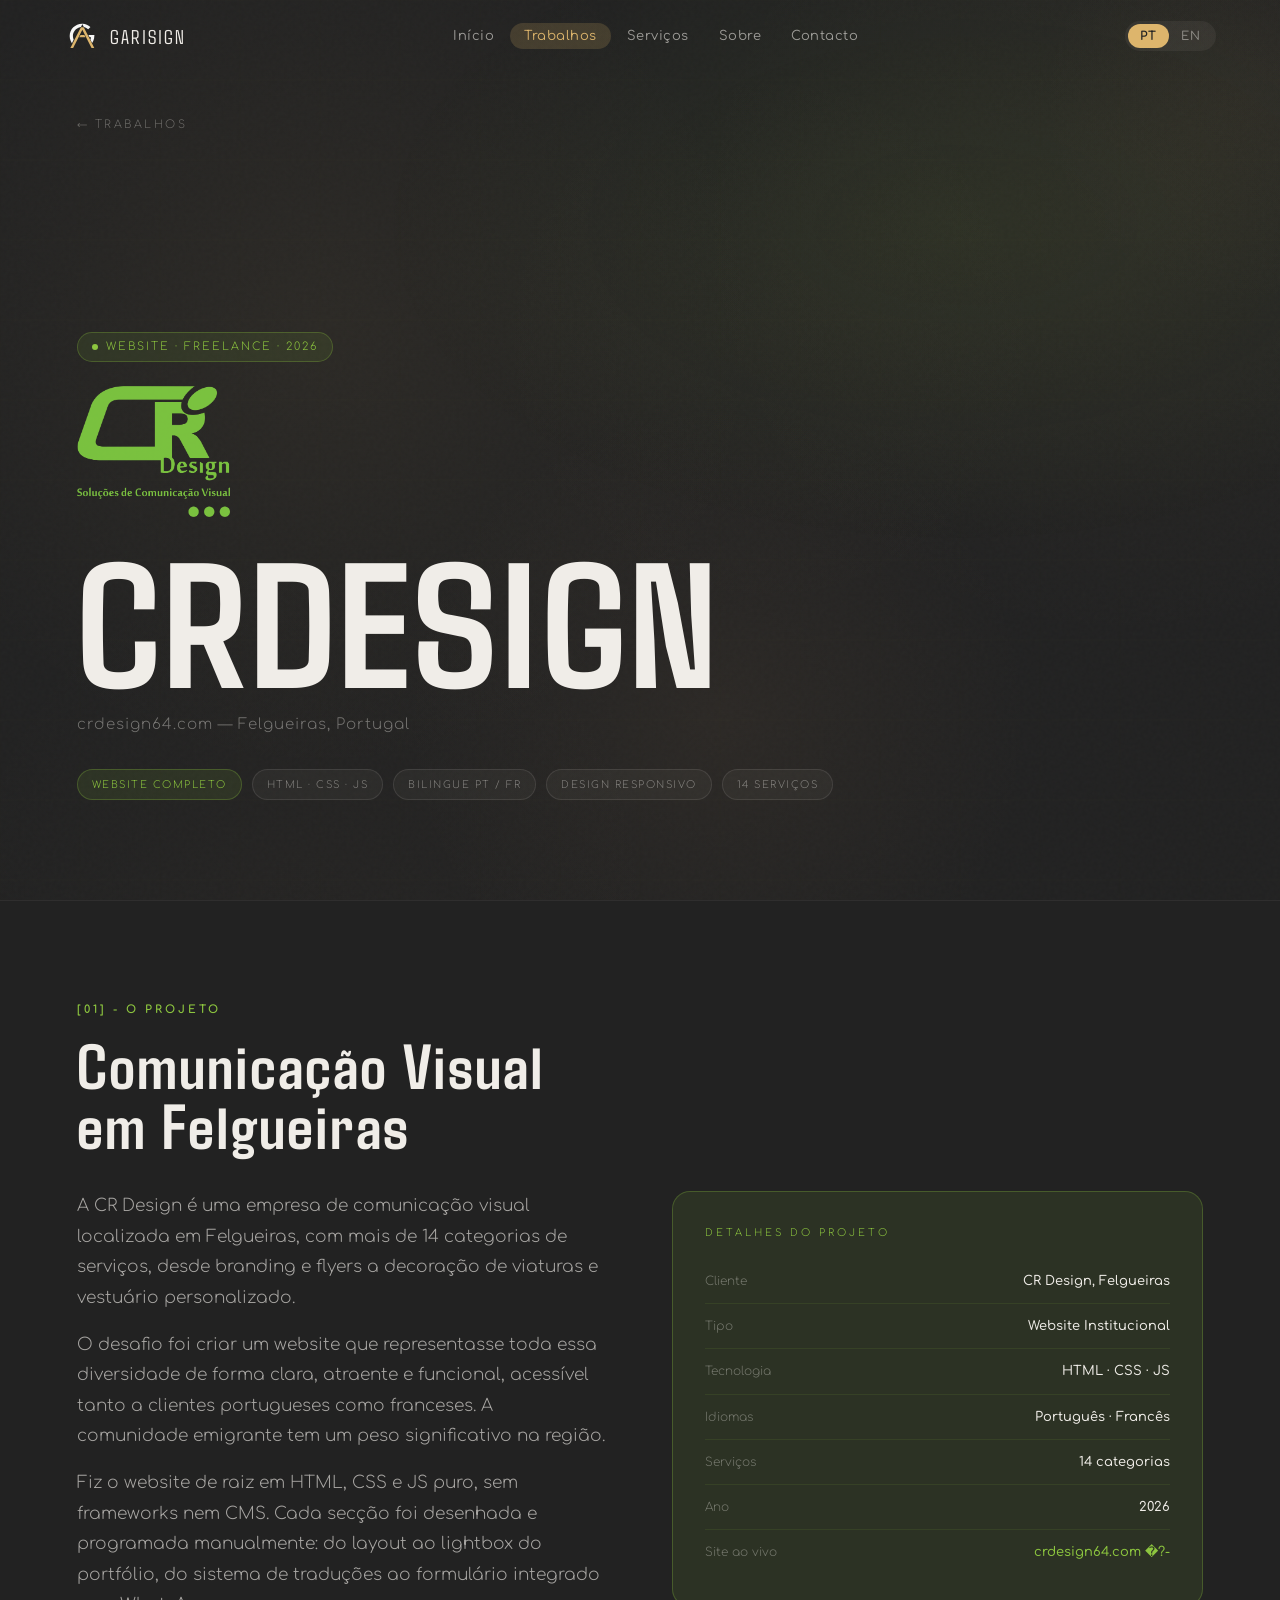
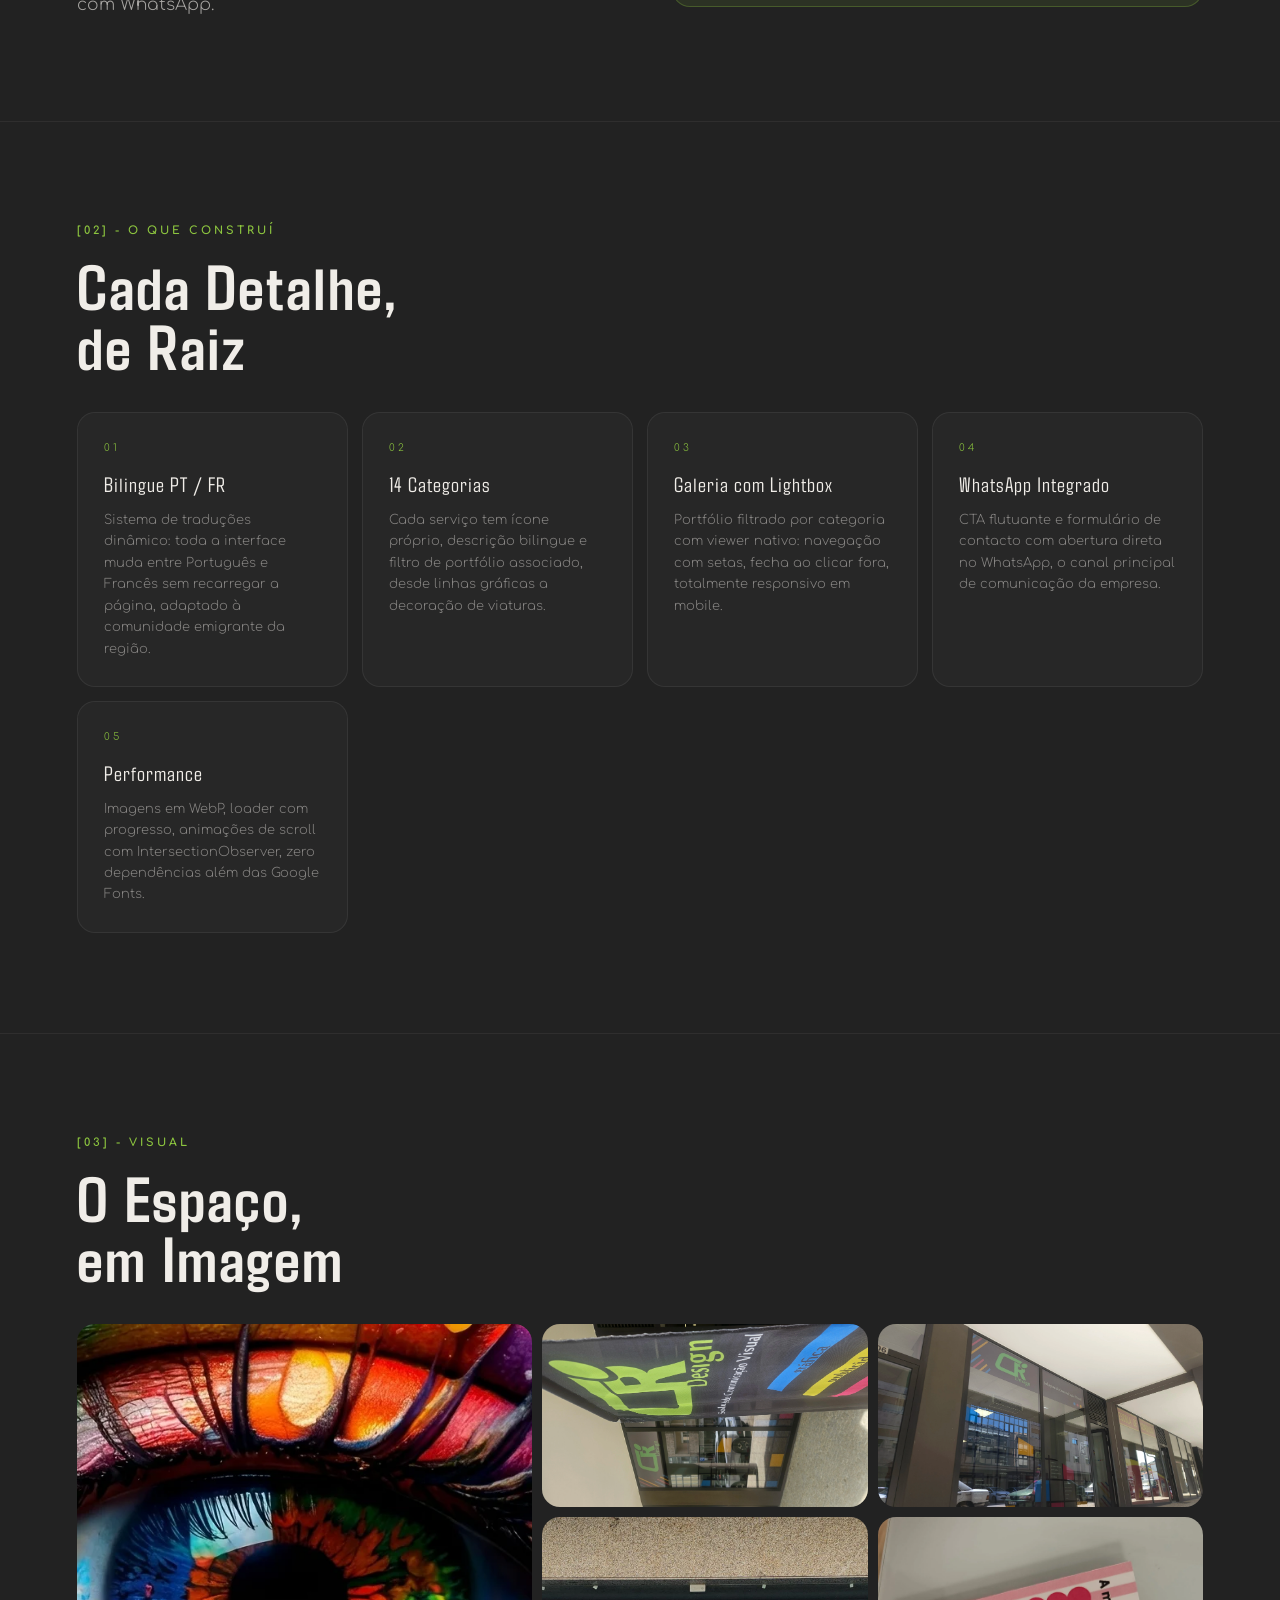
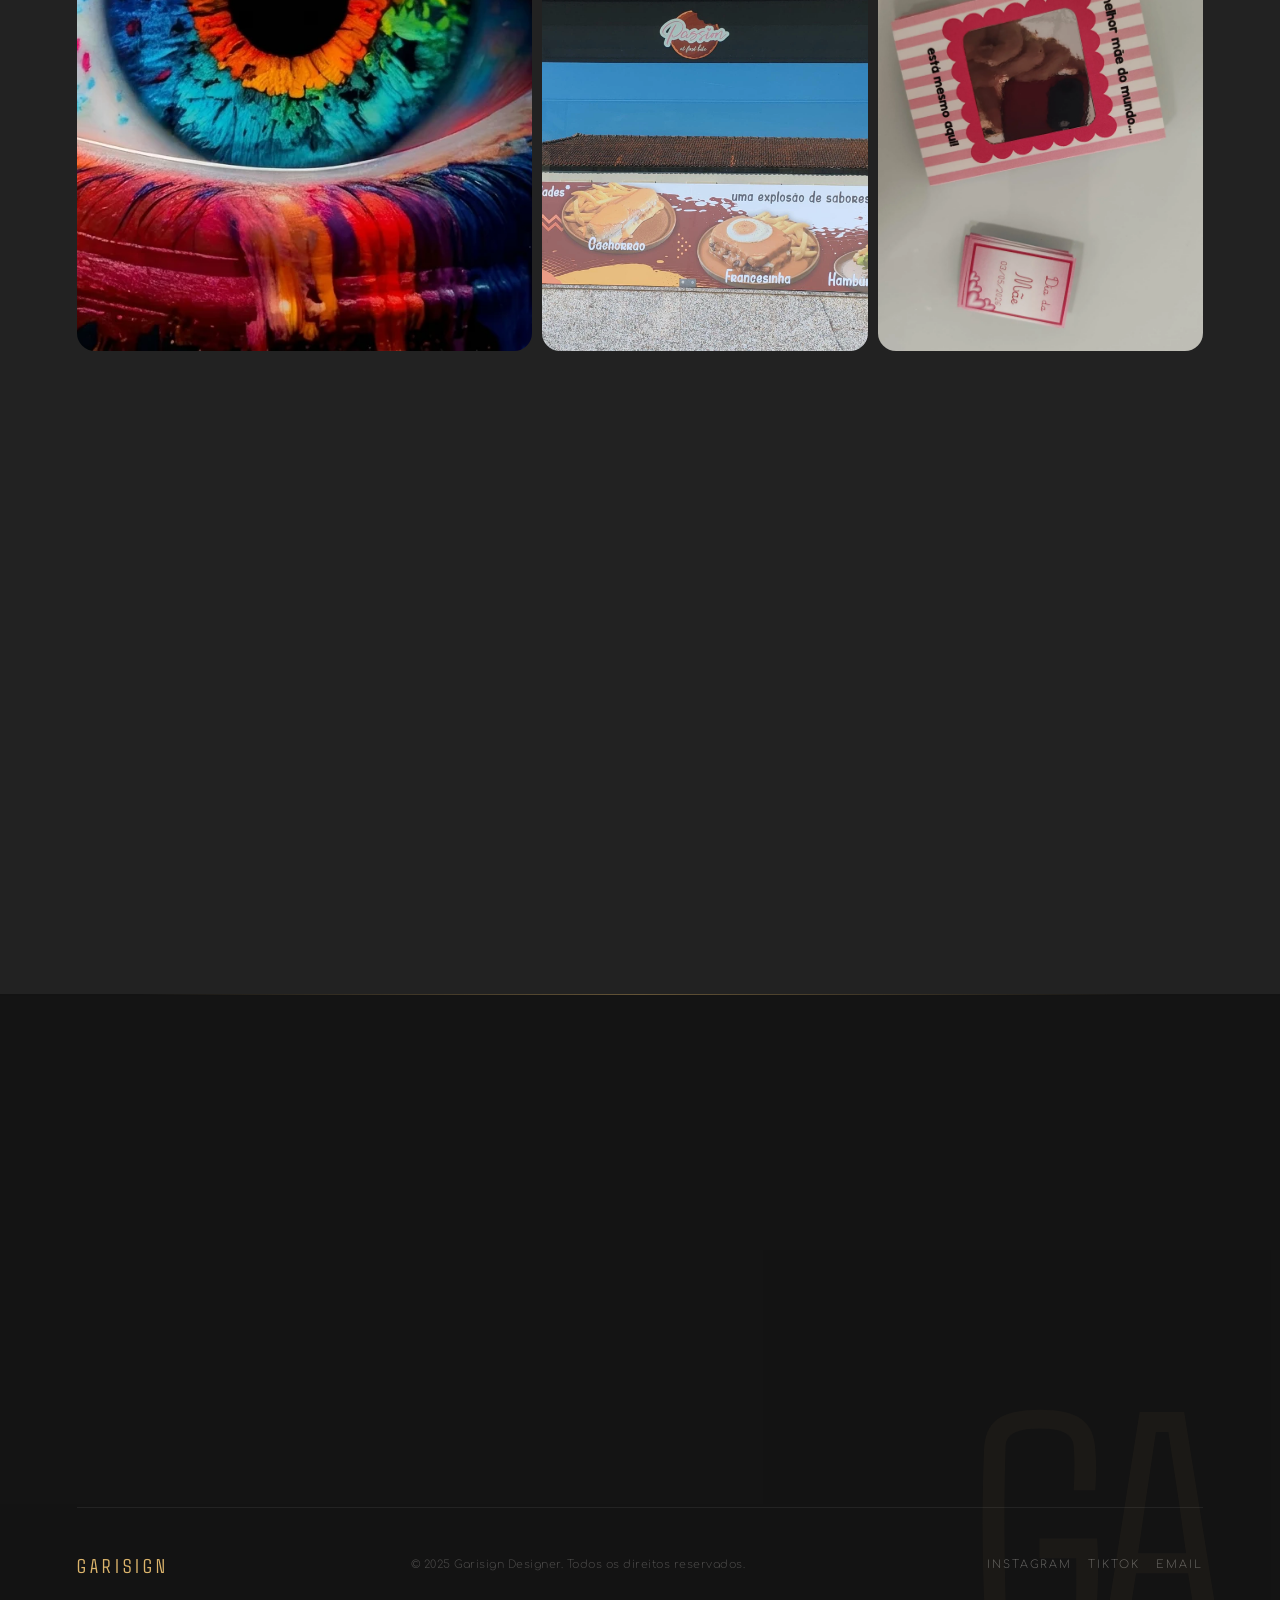
<file: crdesign.html>
<!DOCTYPE html>
<html lang="pt">
<head>
<meta charset="UTF-8">
<meta name="viewport" content="width=device-width, initial-scale=1.0">
<meta name="description" content="Case study: Website CRDesign — construído de raiz em HTML, CSS e JS. Site bilingue PT/FR para empresa de comunicação visual em Felgueiras.">
<meta name="author" content="Gabriel — Garisign Designer">
<link rel="icon" type="image/svg+xml" href="img-logotipo-LOGO.svg">
<link rel="preconnect" href="https://fonts.googleapis.com">
<link rel="preconnect" href="https://fonts.gstatic.com" crossorigin>
<link rel="preload" href="Agdasima-Regular.ttf" as="font" type="font/ttf" crossorigin>
<link rel="preload" href="Comfortaa-Light.ttf" as="font" type="font/ttf" crossorigin>
<link rel="preload" href="https://fonts.googleapis.com/css2?family=Playfair+Display:ital@1&display=swap" as="style" onload="this.onload=null;this.rel='stylesheet'">
<noscript><link rel="stylesheet" href="https://fonts.googleapis.com/css2?family=Playfair+Display:ital@1&display=swap"></noscript>
<link rel="stylesheet" href="styles.css">
<title>CRDesign Website — Garisign</title>
<style>
  :root {
    --cr-green: #8dc63f;
    --cr-green-dark: #6ba030;
    --cr-green-dim: rgba(141,198,63,0.10);
    --cr-green-border: rgba(141,198,63,0.28);
  }

  /* ------ HERO ------ */
  .crd-hero {
    min-height: 100svh;
    display: flex; flex-direction: column; justify-content: flex-end;
    padding: clamp(80px,10vw,140px) clamp(24px,6vw,100px) clamp(60px,8vw,100px);
    position: relative; overflow: hidden; z-index: 2;
  }
  .crd-hero::before {
    content: '';
    position: absolute; inset: 0; z-index: 0;
    background: radial-gradient(ellipse 70% 55% at 75% 25%, rgba(141,198,63,0.07) 0%, transparent 65%);
    pointer-events: none;
  }
  .crd-hero__back {
    position: absolute; top: clamp(80px,10vw,116px); left: clamp(24px,6vw,100px);
    font-size: 11px; letter-spacing: 2.5px; text-transform: uppercase;
    color: rgba(240,237,232,0.35); text-decoration: none;
    display: flex; align-items: center; gap: 8px;
    transition: color 0.3s; z-index: 2;
  }
  .crd-hero__back:hover { color: var(--cr-green); }
  .crd-hero__content { position: relative; z-index: 2; }
  .crd-hero__badge {
    display: inline-flex; align-items: center; gap: 8px;
    padding: 5px 14px; border-radius: 40px;
    background: var(--cr-green-dim); border: 1px solid var(--cr-green-border);
    font-size: 11px; letter-spacing: 2px; text-transform: uppercase;
    color: var(--cr-green); margin-bottom: 24px;
  }
  .crd-hero__badge::before {
    content: ''; width: 6px; height: 6px; border-radius: 50%;
    background: var(--cr-green); flex-shrink: 0;
    animation: pulse-dot 2.4s ease-in-out infinite;
  }
  .crd-hero__logo {
    width: clamp(90px,12vw,160px); margin-bottom: 24px; display: block;
    filter: brightness(0) saturate(100%) invert(68%) sepia(50%) saturate(500%) hue-rotate(50deg) brightness(100%);
    opacity: 0.85;
  }
  .crd-hero__title {
    font-family: 'Agdasima', sans-serif;
    font-size: clamp(80px,14vw,200px);
    line-height: 0.85; letter-spacing: 4px;
    color: var(--cream); margin-bottom: 18px;
  }
  .crd-hero__sub {
    font-size: clamp(12px,1.3vw,15px); letter-spacing: 1px;
    color: rgba(240,237,232,0.4); margin-bottom: 32px;
  }
  .crd-hero__chips { display: flex; flex-wrap: wrap; gap: 10px; }
  .crd-chip {
    padding: 6px 14px; border-radius: 40px;
    font-size: 10px; letter-spacing: 1.5px; text-transform: uppercase;
    background: rgba(240,237,232,0.04); border: 1px solid rgba(240,237,232,0.1);
    color: rgba(240,237,232,0.45);
  }
  .crd-chip--green {
    background: var(--cr-green-dim); border-color: var(--cr-green-border);
    color: var(--cr-green);
  }

  /* ------ SEC�?�.ES ------ */
  .crd-section {
    padding: clamp(60px,8vw,100px) clamp(24px,6vw,100px);
    position: relative; z-index: 2;
    border-top: 1px solid rgba(240,237,232,0.06);
  }
  .crd-num {
    font-size: 11px; font-weight: 600; letter-spacing: 3px; text-transform: uppercase;
    color: var(--cr-green); margin-bottom: 14px; display: block;
  }
  .crd-title {
    font-family: 'Agdasima', sans-serif;
    font-size: clamp(38px,5vw,68px); color: var(--cream);
    letter-spacing: 2px; line-height: 0.95; margin-bottom: 36px;
  }

  /* ------ [01] O PROJETO ------ */
  .crd-projeto-grid {
    display: grid; grid-template-columns: 1fr 1fr;
    gap: clamp(32px,5vw,64px); align-items: start;
  }
  .crd-projeto__text {
    font-size: clamp(15px,1.4vw,17px); line-height: 1.8;
    color: rgba(240,237,232,0.65);
  }
  .crd-projeto__text p + p { margin-top: 16px; }
  .crd-info-card {
    background: var(--cr-green-dim); border: 1px solid var(--cr-green-border);
    border-radius: var(--radius); padding: clamp(20px,3vw,32px);
  }
  .crd-info-card__label {
    font-size: 10px; letter-spacing: 3px; text-transform: uppercase;
    color: var(--cr-green); margin-bottom: 18px; display: block;
  }
  .crd-info-row {
    display: flex; justify-content: space-between; align-items: baseline;
    padding: 11px 0; border-bottom: 1px solid rgba(141,198,63,0.1);
  }
  .crd-info-row:last-child { border-bottom: none; }
  .crd-info-row__key { font-size: 12px; color: rgba(240,237,232,0.38); }
  .crd-info-row__val { font-size: 13px; color: var(--cream); font-weight: 500; text-align: right; }
  .crd-info-row__val a {
    color: var(--cr-green); text-decoration: none; transition: opacity 0.2s;
  }
  .crd-info-row__val a:hover { opacity: 0.75; }
  @media (max-width: 768px) {
    .crd-projeto-grid { grid-template-columns: 1fr; }
  }

  /* ------ [02] FEATURES ------ */
  .crd-features-grid {
    display: grid; grid-template-columns: repeat(auto-fit, minmax(220px,1fr)); gap: 14px;
  }
  .crd-feature-card {
    background: rgba(240,237,232,0.025); border: 1px solid rgba(240,237,232,0.07);
    border-radius: var(--radius); padding: clamp(18px,2.5vw,26px);
    transition: border-color 0.3s, background 0.3s;
  }
  .crd-feature-card:hover {
    background: var(--cr-green-dim); border-color: var(--cr-green-border);
  }
  .crd-feature-card__num {
    font-size: 10px; letter-spacing: 3px; color: var(--cr-green);
    margin-bottom: 10px; display: block;
  }
  .crd-feature-card__title {
    font-family: 'Agdasima', sans-serif; font-size: 21px;
    color: var(--cream); letter-spacing: 1px; margin-bottom: 8px;
  }
  .crd-feature-card__desc {
    font-size: 13px; color: rgba(240,237,232,0.48); line-height: 1.65;
  }

  /* ------ [03] GALERIA ------ */
  .crd-gallery {
    display: grid;
    grid-template-columns: 1.4fr 1fr 1fr;
    grid-template-rows: auto auto;
    gap: 10px;
  }
  .crd-gallery__item {
    overflow: hidden; border-radius: var(--radius);
    position: relative; cursor: zoom-in;
  }
  .crd-gallery__item:first-child { grid-row: 1 / 3; }
  .crd-gallery__item img {
    width: 100%; height: 100%; object-fit: cover; display: block;
    transition: transform 0.6s var(--transition);
  }
  .crd-gallery__item:hover img { transform: scale(1.04); }
  .crd-gallery__caption {
    position: absolute; inset: 0;
    background: linear-gradient(to top, rgba(0,0,0,0.65) 0%, transparent 50%);
    display: flex; align-items: flex-end; padding: 14px 16px;
    opacity: 0; transition: opacity 0.3s;
  }
  .crd-gallery__item:hover .crd-gallery__caption { opacity: 1; }
  .crd-gallery__caption span {
    font-size: 10px; letter-spacing: 2px; text-transform: uppercase;
    color: rgba(240,237,232,0.8);
  }
  @media (max-width: 640px) {
    .crd-gallery {
      grid-template-columns: 1fr 1fr;
      grid-template-rows: auto;
    }
    .crd-gallery__item:first-child { grid-row: auto; }
  }

  /* ------ CTA ------ */
  .crd-cta {
    padding: clamp(64px,9vw,110px) clamp(24px,6vw,100px);
    text-align: center; position: relative; z-index: 2;
    border-top: 1px solid rgba(240,237,232,0.06);
  }
  .crd-cta__eyebrow {
    font-size: 11px; letter-spacing: 3px; text-transform: uppercase;
    color: var(--cr-green); margin-bottom: 16px;
  }
  .crd-cta__title {
    font-family: 'Agdasima', sans-serif;
    font-size: clamp(44px,7vw,90px);
    color: var(--cream); letter-spacing: 2px; line-height: 0.9;
    margin-bottom: 12px;
  }
  .crd-cta__sub {
    font-size: 14px; color: rgba(240,237,232,0.38);
    margin-bottom: 36px; font-weight: 300;
  }
  .crd-cta__btns {
    display: flex; justify-content: center; gap: 14px; flex-wrap: wrap;
  }
  .btn-crdesign {
    background: var(--cr-green); color: #192e06;
    box-shadow: 0 4px 32px rgba(141,198,63,0.2);
  }
  .btn-crdesign:hover {
    background: #a8d84a; transform: translateY(-2px);
    box-shadow: 0 8px 48px rgba(141,198,63,0.35);
  }
  .btn-ghost {
    background: transparent; border: 1px solid rgba(240,237,232,0.18);
    color: rgba(240,237,232,0.55);
  }
  .btn-ghost:hover {
    border-color: rgba(240,237,232,0.35); color: var(--cream);
    transform: translateY(-2px);
  }
</style>
</head>
<body>

<div id="scroll-progress"></div>
<div id="cursor"></div>
<div id="cursor-ring"></div>
<canvas id="bg-canvas"></canvas>
<div class="noise"></div>

<nav id="navbar">
  <a href="index.html" class="nav-logo" data-hover>
    <div class="nav-logo-mark"><img src="img-logotipo-LOGO.svg" alt="Logótipo Garisign" width="32" height="32"></div>
    <span class="nav-logo-text">Garisign</span>
  </a>
  <ul class="nav-links">
    <li><a href="index.html" data-nav data-i18n="nav.home">Início</a></li>
    <li><a href="trabalhos.html" data-nav class="active" data-i18n="nav.works">Trabalhos</a></li>
    <li><a href="index.html#services" data-nav data-i18n="nav.services">Serviços</a></li>
    <li><a href="sobre.html" data-nav data-i18n="nav.about">Sobre</a></li>
    <li><a href="contacto.html" data-nav data-i18n="nav.contact">Contacto</a></li>
  </ul>
  <div class="nav-right">
    <div class="lang-toggle">
      <button type="button" class="lang-btn active" data-lang="pt" id="btn-pt">PT</button>
      <button type="button" class="lang-btn" data-lang="en" id="btn-en">EN</button>
    </div>
    <button type="button" id="nav-toggle" class="nav-toggle" aria-label="Menu" onclick="toggleMenu()">
      <span></span><span></span><span></span>
    </button>
  </div>
</nav>

<div id="mobile-menu" class="mobile-menu" aria-hidden="true">
  <ul>
    <li><a href="index.html" onclick="toggleMenu()" data-i18n="nav.home">Início</a></li>
    <li><a href="trabalhos.html" onclick="toggleMenu()" data-i18n="nav.works">Trabalhos</a></li>
    <li><a href="index.html#services" onclick="toggleMenu()" data-i18n="nav.services">Serviços</a></li>
    <li><a href="index.html#about" onclick="toggleMenu()" data-i18n="nav.about">Sobre</a></li>
    <li><a href="contacto.html" onclick="toggleMenu()" data-i18n="nav.contact">Contacto</a></li>
  </ul>
</div>

<main>

  <!-- ------ HERO ------ -->
  <section class="crd-hero">
    <a href="trabalhos.html" class="crd-hero__back" data-i18n="crdesign.hero.back">�?� Trabalhos</a>
    <div class="crd-hero__content reveal">
      <div class="crd-hero__badge">Website · Freelance · 2026</div>
      <img src="Website CR-img-Logos-CR Design.png" alt="Logótipo CR Design" class="crd-hero__logo" loading="lazy">
      <h1 class="crd-hero__title">CRDESIGN</h1>
      <p class="crd-hero__sub">crdesign64.com — Felgueiras, Portugal</p>
      <div class="crd-hero__chips">
        <span class="crd-chip crd-chip--green" data-i18n="crdesign.hero.chip1">Website Completo</span>
        <span class="crd-chip">HTML · CSS · JS</span>
        <span class="crd-chip">Bilingue PT / FR</span>
        <span class="crd-chip" data-i18n="crdesign.hero.chip3">Design Responsivo</span>
        <span class="crd-chip">14 Serviços</span>
      </div>
    </div>
  </section>

  <!-- ------ [01] O PROJETO ------ -->
  <section class="crd-section reveal">
    <span class="crd-num" data-i18n="crdesign.s01.num">[01] — O Projeto</span>
    <h2 class="crd-title" data-i18n-html="crdesign.s01.title">Comunicação Visual<br>em Felgueiras</h2>
    <div class="crd-projeto-grid">
      <div class="crd-projeto__text">
        <p data-i18n="crdesign.s01.p1">A CR Design é uma empresa de comunicação visual localizada em Felgueiras, com mais de 14 categorias de serviços — desde branding e flyers a decoração de viaturas e vestuário personalizado.</p>
        <p data-i18n="crdesign.s01.p2">O desafio foi criar um website que representasse toda essa diversidade de forma clara, atraente e funcional, acessível tanto a clientes portugueses como franceses — a comunidade emigrante tem um peso significativo na região.</p>
        <p data-i18n="crdesign.s01.p3">Fiz o website de raiz em HTML, CSS e JS puro, sem frameworks nem CMS. Cada secção foi desenhada e programada manualmente: do layout ao lightbox do portfólio, do sistema de traduções ao formulário integrado com WhatsApp.</p>
      </div>
      <div class="crd-info-card">
        <span class="crd-info-card__label" data-i18n="crdesign.s01.infolabel">Detalhes do Projeto</span>
        <div class="crd-info-row">
          <span class="crd-info-row__key" data-i18n="crdesign.s01.row1key">Cliente</span>
          <span class="crd-info-row__val" data-i18n="crdesign.s01.row1val">CR Design, Felgueiras</span>
        </div>
        <div class="crd-info-row">
          <span class="crd-info-row__key" data-i18n="crdesign.s01.row2key">Tipo</span>
          <span class="crd-info-row__val" data-i18n="crdesign.s01.row2val">Website Institucional</span>
        </div>
        <div class="crd-info-row">
          <span class="crd-info-row__key" data-i18n="crdesign.s01.row3key">Tecnologia</span>
          <span class="crd-info-row__val">HTML · CSS · JS</span>
        </div>
        <div class="crd-info-row">
          <span class="crd-info-row__key" data-i18n="crdesign.s01.row4key">Idiomas</span>
          <span class="crd-info-row__val" data-i18n="crdesign.s01.row4val">Português · Francês</span>
        </div>
        <div class="crd-info-row">
          <span class="crd-info-row__key" data-i18n="crdesign.s01.row5key">Serviços</span>
          <span class="crd-info-row__val" data-i18n="crdesign.s01.row5val">14 categorias</span>
        </div>
        <div class="crd-info-row">
          <span class="crd-info-row__key" data-i18n="crdesign.s01.row6key">Ano</span>
          <span class="crd-info-row__val">2026</span>
        </div>
        <div class="crd-info-row">
          <span class="crd-info-row__key" data-i18n="crdesign.s01.row7key">Site ao vivo</span>
          <span class="crd-info-row__val">
            <a href="https://crdesign64.com" target="_blank" rel="noopener noreferrer">crdesign64.com �?-</a>
          </span>
        </div>
      </div>
    </div>
  </section>

  <!-- ------ [02] O QUE CONSTRUÍ ------ -->
  <section class="crd-section reveal">
    <span class="crd-num" data-i18n="crdesign.s02.num">[02] — O Que Construí</span>
    <h2 class="crd-title" data-i18n-html="crdesign.s02.title">Cada Detalhe,<br>de Raiz</h2>
    <div class="crd-features-grid">
      <div class="crd-feature-card">
        <span class="crd-feature-card__num">01</span>
        <p class="crd-feature-card__title" data-i18n="crdesign.s02.f1title">Bilingue PT / FR</p>
        <p class="crd-feature-card__desc" data-i18n="crdesign.s02.f1desc">Sistema de traduções dinâmico — toda a interface muda entre Português e Francês sem recarregar a página, adaptado à comunidade emigrante da região.</p>
      </div>
      <div class="crd-feature-card">
        <span class="crd-feature-card__num">02</span>
        <p class="crd-feature-card__title" data-i18n="crdesign.s02.f2title">14 Categorias</p>
        <p class="crd-feature-card__desc" data-i18n="crdesign.s02.f2desc">Cada serviço tem ícone próprio, descrição bilingue e filtro de portfólio associado — desde linhas gráficas a decoração de viaturas.</p>
      </div>
      <div class="crd-feature-card">
        <span class="crd-feature-card__num">03</span>
        <p class="crd-feature-card__title" data-i18n="crdesign.s02.f3title">Galeria com Lightbox</p>
        <p class="crd-feature-card__desc" data-i18n="crdesign.s02.f3desc">Portfólio filtrado por categoria com viewer nativo — navegação com setas, fecha ao clicar fora, totalmente responsivo em mobile.</p>
      </div>
      <div class="crd-feature-card">
        <span class="crd-feature-card__num">04</span>
        <p class="crd-feature-card__title" data-i18n="crdesign.s02.f4title">WhatsApp Integrado</p>
        <p class="crd-feature-card__desc" data-i18n="crdesign.s02.f4desc">CTA flutuante e formulário de contacto com abertura direta no WhatsApp — o canal principal de comunicação da empresa.</p>
      </div>
      <div class="crd-feature-card">
        <span class="crd-feature-card__num">05</span>
        <p class="crd-feature-card__title" data-i18n="crdesign.s02.f5title">Performance</p>
        <p class="crd-feature-card__desc" data-i18n="crdesign.s02.f5desc">Imagens em WebP, loader com progresso, animações de scroll com IntersectionObserver, zero dependências além das Google Fonts.</p>
      </div>
    </div>
  </section>

  <!-- ------ [03] VISUAL ------ -->
  <section class="crd-section reveal">
    <span class="crd-num" data-i18n="crdesign.s03.num">[03] — Visual</span>
    <h2 class="crd-title" data-i18n-html="crdesign.s03.title">O Espaço,<br>em Imagem</h2>
    <div class="crd-gallery">
      <div class="crd-gallery__item">
        <img src="Website CR-img-Imagem inicial.webp" alt="Imagem de fundo do hero do website CR Design" loading="lazy">
        <div class="crd-gallery__caption"><span data-i18n="crdesign.s03.cap1">Hero — Imagem Principal</span></div>
      </div>
      <div class="crd-gallery__item">
        <img src="Website CR-img-Imagens loja fisica-20260525_105903.webp" alt="Loja física CR Design Felgueiras" loading="lazy">
        <div class="crd-gallery__caption"><span data-i18n="crdesign.s03.cap2">Loja Física</span></div>
      </div>
      <div class="crd-gallery__item">
        <img src="Website CR-img-Imagens loja fisica-20260527_115911.webp" alt="Exterior da loja CR Design" loading="lazy">
        <div class="crd-gallery__caption"><span data-i18n="crdesign.s03.cap3">Exterior</span></div>
      </div>
      <div class="crd-gallery__item">
        <img src="Website CR-img-portfolio-12 Decoraçao de Montras (vitrinismo)-Montra Passion.webp" alt="Decoração de montra Passion — CR Design" loading="lazy">
        <div class="crd-gallery__caption"><span data-i18n="crdesign.s03.cap4">Vitrinismo</span></div>
      </div>
      <div class="crd-gallery__item">
        <img src="Website CR-img-portfolio-9 Brindes e Artigos Personalizados-Caixa melhor mãe.webp" alt="Brinde personalizado Caixa Melhor Mãe" loading="lazy">
        <div class="crd-gallery__caption"><span data-i18n="crdesign.s03.cap5">Brindes Personalizados</span></div>
      </div>
    </div>
  </section>

  <!-- ------ CTA ------ -->
  <div class="crd-cta reveal">
    <p class="crd-cta__eyebrow" data-i18n="crdesign.cta.eyebrow">Site ao Vivo</p>
    <h2 class="crd-cta__title" data-i18n-html="crdesign.cta.title">Ver o Resultado<br>Final</h2>
    <p class="crd-cta__sub" data-i18n="crdesign.cta.sub">Construído de raiz, linha a linha — crdesign64.com</p>
    <div class="crd-cta__btns">
      <a href="https://crdesign64.com" target="_blank" rel="noopener noreferrer" class="btn-primary btn-crdesign" data-hover data-i18n="crdesign.cta.btn">Visitar crdesign64.com �?-</a>
      <a href="trabalhos.html" class="btn-primary btn-ghost" data-hover data-i18n="crdesign.cta.back">�?� Ver Todos os Trabalhos</a>
    </div>
  </div>

</main>

<!-- ------ SITE FOOTER ------ -->
<section class="site-footer">
  <div class="site-footer__decal">GA</div>
  <div class="site-footer__top reveal">
    <div class="site-footer__intro">
      <p class="section-label"><span data-i18n="siteFooter.label">[04] — CONTACTO</span></p>
      <h2 class="site-footer__title" data-i18n-html="siteFooter.title">Vamos criar<br>algo que<br>fica na <span class="site-footer-title-italic">memória.</span></h2>
    </div>
    <div class="site-footer__contact">
      <a href="mailto:garisign2025@gmail.com" class="site-footer__email">garisign2025@gmail.com</a>
      <p class="site-footer__text" data-i18n="siteFooter.location">Felgueiras, Portugal — disponível remotamente</p>
      <p class="site-footer__text site-footer__text--muted" data-i18n="siteFooter.areas">Design Gráfico · Motion Design · Edição de Vídeo</p>
      <a href="contacto.html" class="btn-primary" data-hover data-i18n="siteFooter.button">Ver Contacto →</a>
    </div>
  </div>
  <hr class="site-footer__separator">
  <div class="site-footer__bottom">
    <a href="index.html" class="site-footer__logo">GARISIGN</a>
    <p class="site-footer__copy" data-i18n="footer.copy">© 2025 Garisign Designer. Todos os direitos reservados.</p>
    <div class="site-footer__links">
      <a href="https://instagram.com/garisign.designer" target="_blank" rel="noopener noreferrer">INSTAGRAM</a>
      <a href="https://tiktok.com/@garisign_designer" target="_blank" rel="noopener noreferrer">TIKTOK</a>
      <a href="mailto:garisign2025@gmail.com">EMAIL</a>
    </div>
  </div>
</section>

<script src="translations.js" defer></script>
<script src="script.js" defer></script>
</body>
</html>
</file>
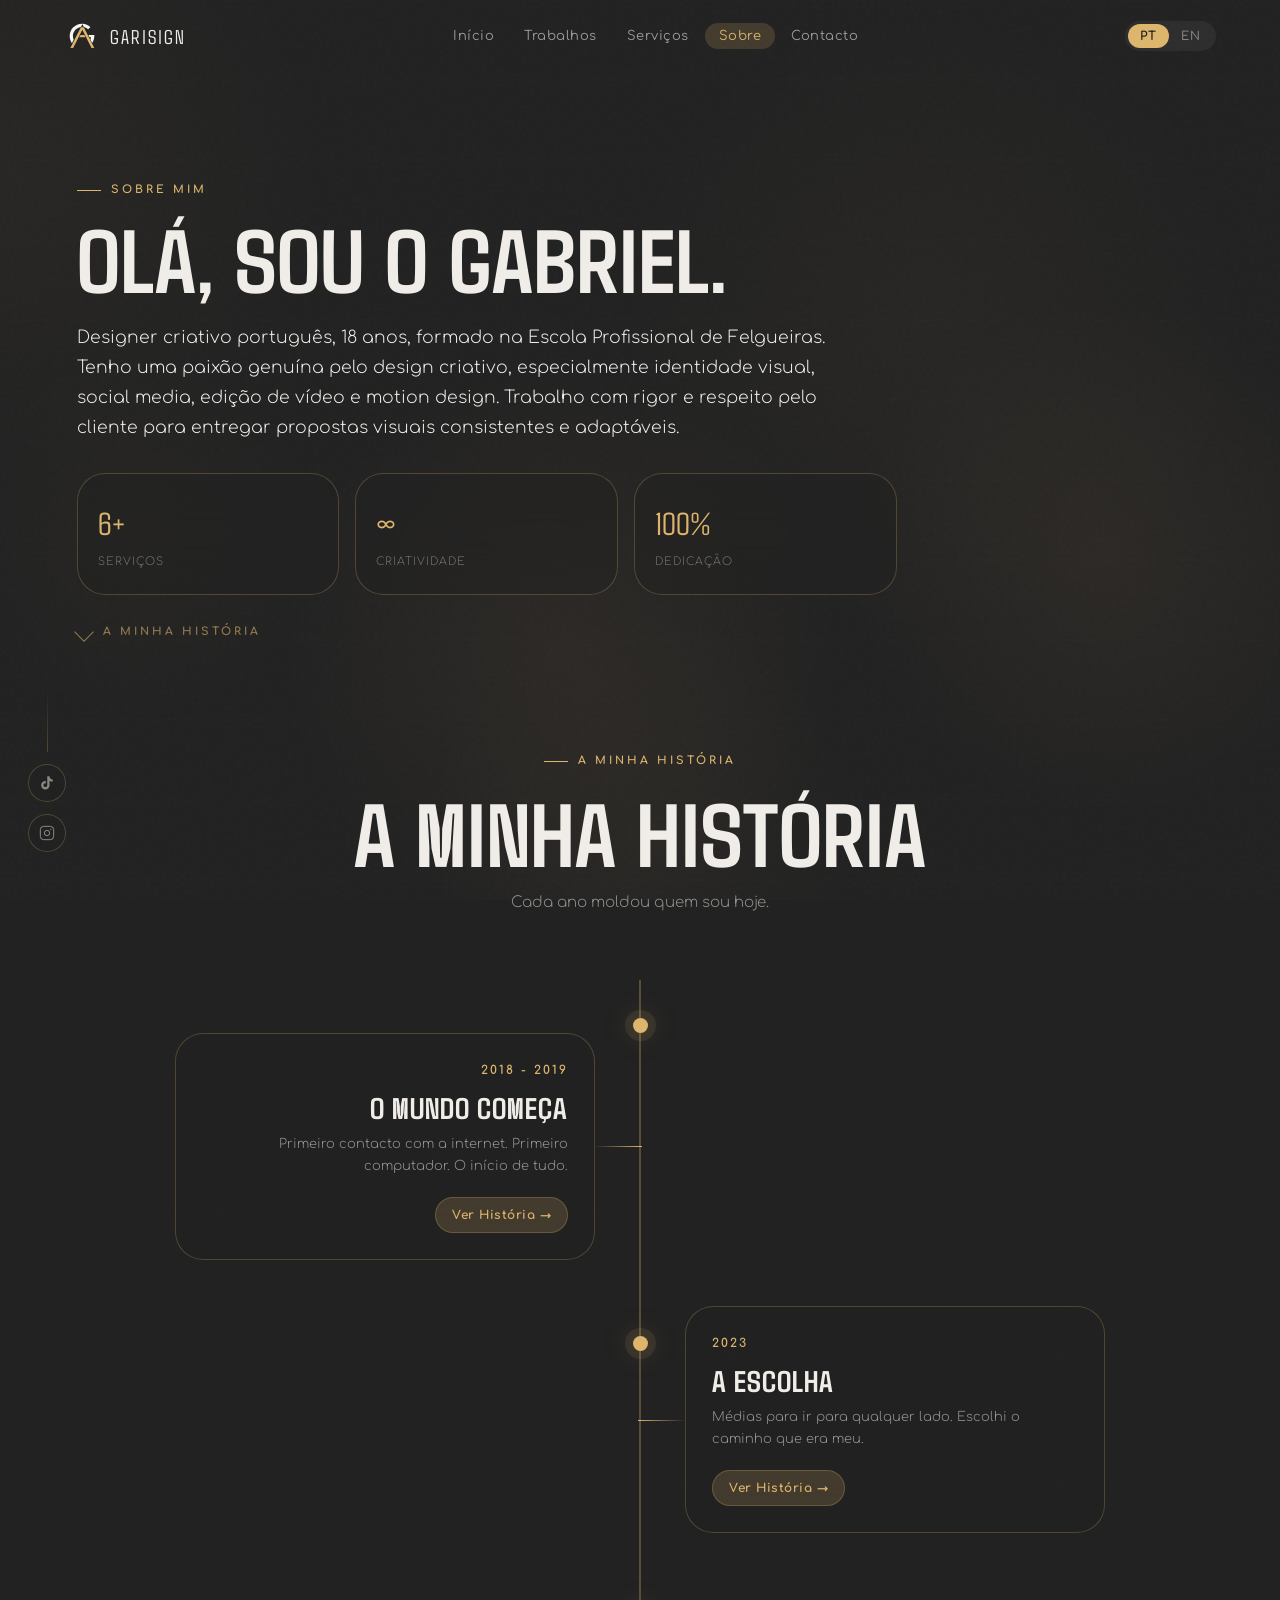
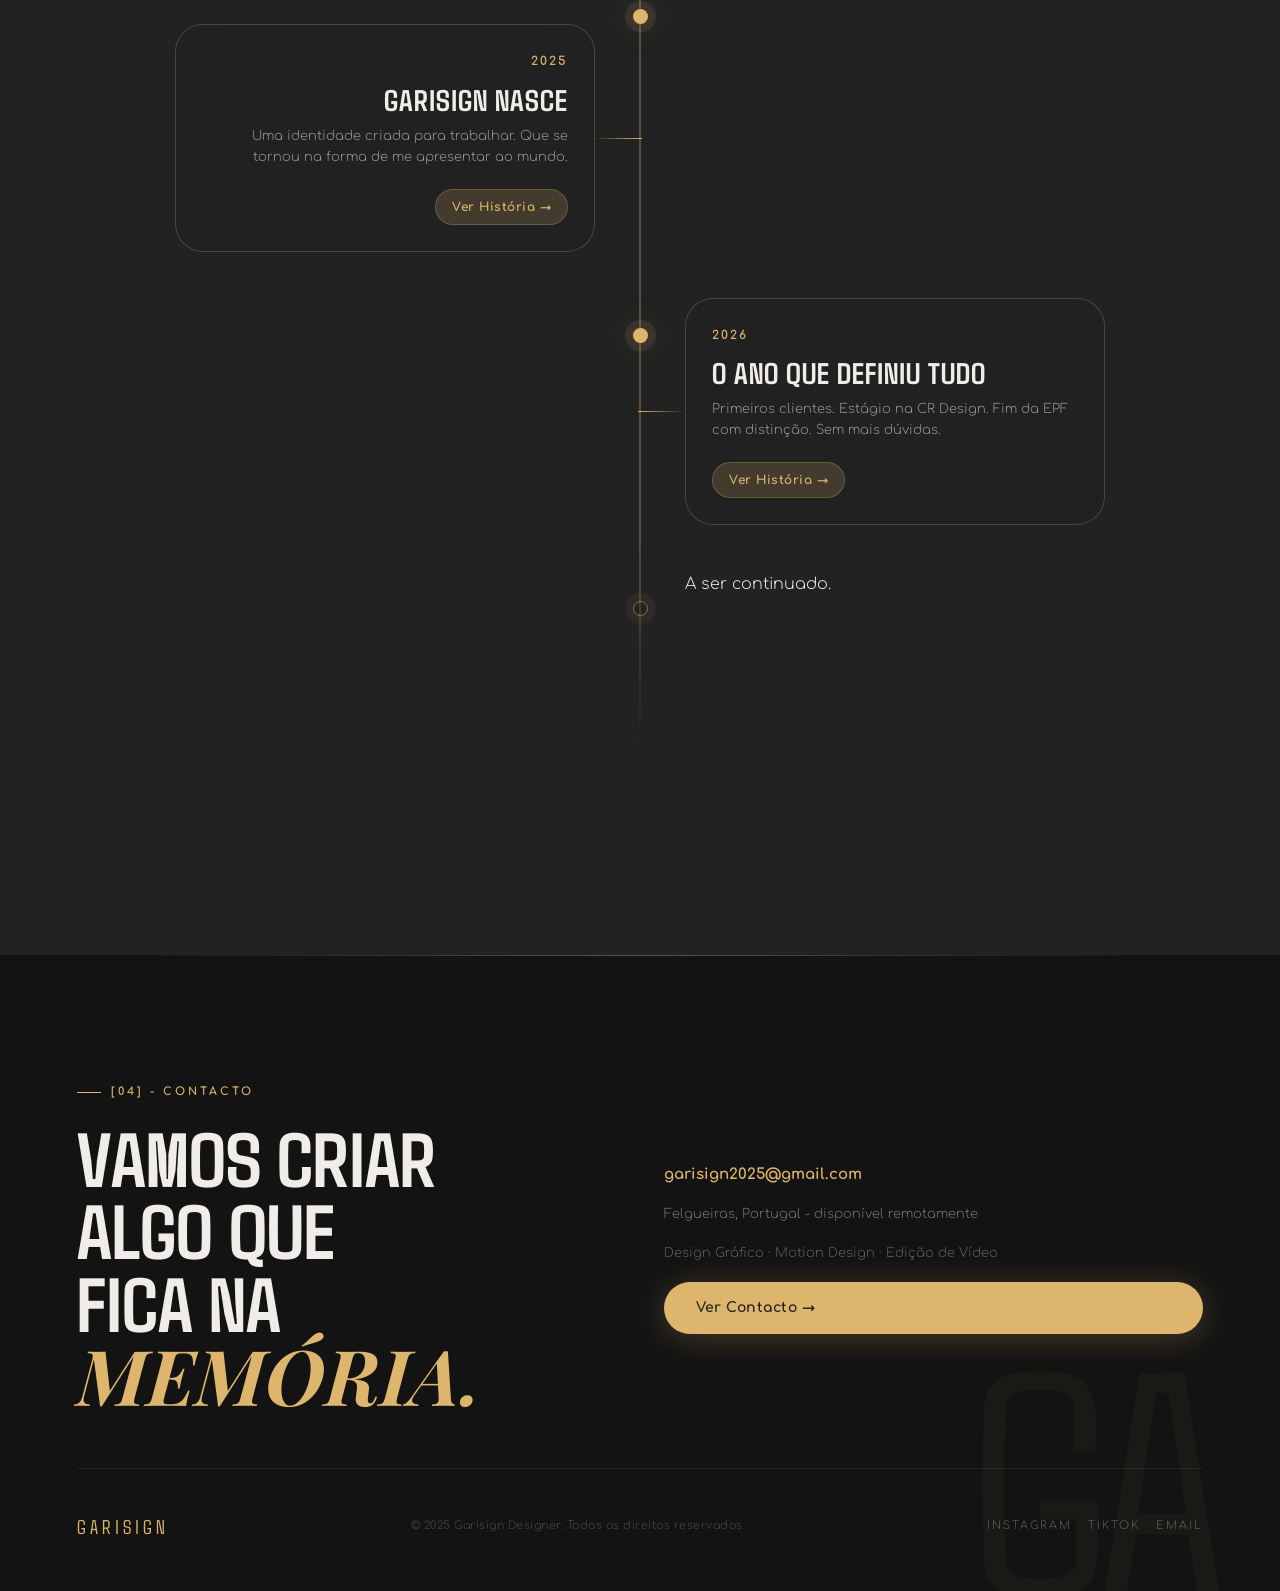
<file: sobre.html>
<!DOCTYPE html>
<html lang="pt">
<head>
<meta charset="UTF-8">
<meta name="viewport" content="width=device-width, initial-scale=1.0">
<meta name="description" content="Sobre Gabriel do Garisign: designer criativo português com foco em soluções visuais adaptáveis a empresas e projetos profissionais.">
<meta name="keywords" content="designer criativo, portfolio, motion design, social media, Felgueiras, Portugal, freelancer, Garisign">
<meta name="author" content="Gabriel — Garisign Designer">
<meta name="robots" content="index, follow">
<meta property="og:title" content="Garisign Designer — Sobre">
<meta property="og:description" content="Sobre Gabriel do Garisign: designer criativo português com foco em soluções visuais adaptáveis a empresas e projetos profissionais.">
<meta property="og:type" content="website">
<meta property="og:url" content="https://garisign.pt/sobre.html">
<meta property="og:image" content="og-image.svg">
<meta property="og:locale" content="pt_PT">
<meta property="og:site_name" content="Garisign Designer">
<meta name="twitter:card" content="summary_large_image">
<meta name="twitter:title" content="Garisign Designer — Sobre">
<meta name="twitter:description" content="Sobre Gabriel do Garisign: designer criativo português com foco em soluções visuais adaptáveis a empresas e projetos profissionais.">
<meta name="twitter:image" content="og-image.svg">
<link rel="canonical" href="https://garisign.pt/sobre.html">
<link rel="icon" type="image/svg+xml" href="img-logotipo-LOGO.svg">
<link rel="apple-touch-icon" href="img-logotipo-LOGO.svg">
<link rel="manifest" href="site.webmanifest">
<title>Sobre Mim — Garisign Designer</title>
<link rel="preconnect" href="https://fonts.googleapis.com">
<link rel="preconnect" href="https://fonts.gstatic.com" crossorigin>
<link rel="preload" href="Agdasima-Regular.ttf" as="font" type="font/ttf" crossorigin>
<link rel="preload" href="Comfortaa-Light.ttf" as="font" type="font/ttf" crossorigin>
<link rel="preload" href="https://fonts.googleapis.com/css2?family=Playfair+Display:ital@1&display=swap" as="style" onload="this.onload=null;this.rel='stylesheet'">
<noscript><link rel="stylesheet" href="https://fonts.googleapis.com/css2?family=Playfair+Display:ital@1&display=swap"></noscript>
<link rel="stylesheet" href="styles.css">
<link rel="stylesheet" href="sobre.css">
</head>
<body id="top">

<div id="scroll-progress"></div>
<div id="cursor"></div>
<div id="cursor-ring"></div>
<canvas id="bg-canvas"></canvas>
<div class="noise"></div>

<nav id="navbar">
  <a href="index.html" class="nav-logo" data-hover>
    <div class="nav-logo-mark"><img src="img-logotipo-LOGO.svg" alt="Logótipo Garisign" width="32" height="32"></div>
    <span class="nav-logo-text">Garisign</span>
  </a>
  <ul class="nav-links">
    <li><a href="index.html" data-nav data-i18n="nav.home">Início</a></li>
    <li><a href="index.html#works" data-nav data-i18n="nav.works">Trabalhos</a></li>
    <li><a href="index.html#services" data-nav data-i18n="nav.services">Serviços</a></li>
    <li><a href="#top" data-nav class="active" data-i18n="nav.about">Sobre</a></li>
    <li><a href="contacto.html" data-nav data-i18n="nav.contact">Contacto</a></li>
  </ul>
  <div class="nav-right">
    <div class="lang-toggle">
      <button type="button" class="lang-btn active" data-lang="pt" id="btn-pt">PT</button>
      <button type="button" class="lang-btn" data-lang="en" id="btn-en">EN</button>
    </div>
    <button type="button" id="nav-toggle" class="nav-toggle" aria-label="Menu" onclick="toggleMenu()">
      <span></span><span></span><span></span>
    </button>
  </div>
</nav>

<div id="mobile-menu" class="mobile-menu" aria-hidden="true">
  <ul>
    <li><a href="index.html" onclick="toggleMenu()" data-i18n="nav.home">Início</a></li>
    <li><a href="index.html#works" onclick="toggleMenu()" data-i18n="nav.works">Trabalhos</a></li>
    <li><a href="index.html#services" onclick="toggleMenu()" data-i18n="nav.services">Serviços</a></li>
    <li><a href="#top" onclick="toggleMenu()" data-i18n="nav.about">Sobre</a></li>
    <li><a href="contacto.html" onclick="toggleMenu()" data-i18n="nav.contact">Contacto</a></li>
  </ul>
  <div class="lang-toggle">
    <button type="button" class="lang-btn active" data-lang="pt">PT</button>
    <button type="button" class="lang-btn" data-lang="en">EN</button>
  </div>
</div>

<div class="social-float">
  <a href="https://tiktok.com/@garisign_designer" target="_blank" rel="noopener noreferrer" class="social-btn" aria-label="TikTok" data-hover>
    <svg viewBox="0 0 24 24" fill="currentColor"><path d="M19.59 6.69a4.83 4.83 0 01-3.77-4.25V2h-3.45v13.67a2.89 2.89 0 01-2.88 2.5 2.89 2.89 0 01-2.89-2.89 2.89 2.89 0 012.89-2.89c.28 0 .54.04.79.1V9.01a6.33 6.33 0 00-.79-.05 6.34 6.34 0 00-6.34 6.34 6.34 6.34 0 006.34 6.34 6.34 6.34 0 006.33-6.34V8.69a8.18 8.18 0 004.77 1.52V6.79a4.85 4.85 0 01-1-.1z"/></svg>
  </a>
  <a href="https://instagram.com/garisign.designer" target="_blank" rel="noopener noreferrer" class="social-btn" aria-label="Instagram" data-hover>
    <svg viewBox="0 0 24 24" fill="none" stroke="currentColor" stroke-width="1.5"><rect x="2" y="2" width="20" height="20" rx="5"/><circle cx="12" cy="12" r="4"/><circle cx="17.5" cy="6.5" r="1" fill="currentColor" stroke="none"/></svg>
  </a>
</div>

<main class="about-story-page">
  <section class="about-intro reveal">
    <p class="section-label" data-i18n="aboutPage.label">Sobre Mim</p>
    <h1 data-i18n="aboutPage.title">Olá, sou o Gabriel.</h1>
    <p class="about-intro-text" data-i18n="aboutPage.intro">Designer criativo português, 18 anos, formado na Escola Profissional de Felgueiras. Tenho uma paixão genuína pelo design criativo — especialmente identidade visual, social media, edição de vídeo e motion design. Trabalho com rigor e respeito pelo cliente para entregar propostas visuais consistentes e adaptáveis.</p>

    <div class="about-intro-stats">
      <div class="about-intro-stat glass-card"><span class="astat-num">6+</span><span class="astat-label" data-i18n="stats.services">Serviços</span></div>
      <div class="about-intro-stat glass-card"><span class="astat-num">∞</span><span class="astat-label" data-i18n="stats.creativity">Criatividade</span></div>
      <div class="about-intro-stat glass-card"><span class="astat-num">100%</span><span class="astat-label" data-i18n="stats.dedication">Dedicação</span></div>
    </div>
    <a href="#story" class="story-scroll-cue" data-hover>
      <span class="story-scroll-chevron"></span>
      <span data-i18n="scroll.myStory">A minha história</span>
    </a>
  </section>

  <section id="story" class="timeline-section">
    <div class="timeline-heading reveal">
      <p class="section-label" data-i18n="timeline.label">A Minha História</p>
      <h2 data-i18n="timeline.title">A Minha História</h2>
      <p data-i18n="timeline.subtitle">Cada ano moldou quem sou hoje.</p>
    </div>

    <div class="timeline">
      <article class="timeline-item timeline-item-left">
        <div class="timeline-dot"></div>
        <div class="timeline-card glass-card">
          <span class="timeline-year" data-i18n="timeline.1.year">2018 — 2019</span>
          <h3 data-i18n="timeline.1.title">O Mundo Começa</h3>
          <p data-i18n="timeline.1.short">Primeiro contacto com a internet. Primeiro computador. O início de tudo.</p>
          <button type="button" class="timeline-toggle" data-story="timeline.1" aria-expanded="false" aria-controls="story-1-panel" data-hover data-i18n="timeline.toggle.open">Ver História —</button>
          <div class="timeline-panel" id="story-1-panel" aria-hidden="true"></div>
        </div>
      </article>

      <article class="timeline-item timeline-item-right">
        <div class="timeline-dot"></div>
        <div class="timeline-card glass-card">
          <span class="timeline-year" data-i18n="timeline.2.year">2023</span>
          <h3 data-i18n="timeline.2.title">A Escolha</h3>
          <p data-i18n="timeline.2.short">Médias para ir para qualquer lado. Escolhi o caminho que era meu.</p>
          <button type="button" class="timeline-toggle" data-story="timeline.2" aria-expanded="false" aria-controls="story-2-panel" data-hover data-i18n="timeline.toggle.open">Ver História —</button>
          <div class="timeline-panel" id="story-2-panel" aria-hidden="true"></div>
        </div>
      </article>

      <article class="timeline-item timeline-item-left">
        <div class="timeline-dot"></div>
        <div class="timeline-card glass-card">
          <span class="timeline-year" data-i18n="timeline.3.year">2025</span>
          <h3 data-i18n="timeline.3.title">Garisign Nasce</h3>
          <p data-i18n="timeline.3.short">Uma identidade criada para trabalhar. Que se tornou na forma de me apresentar ao mundo.</p>
          <button type="button" class="timeline-toggle" data-story="timeline.3" aria-expanded="false" aria-controls="story-3-panel" data-hover data-i18n="timeline.toggle.open">Ver História —</button>
          <div class="timeline-panel" id="story-3-panel" aria-hidden="true"></div>
        </div>
      </article>

      <article class="timeline-item timeline-item-right">
        <div class="timeline-dot"></div>
        <div class="timeline-card glass-card">
          <span class="timeline-year" data-i18n="timeline.4.year">2026</span>
          <h3 data-i18n="timeline.4.title">O Ano que Definiu Tudo</h3>
          <p data-i18n="timeline.4.short">Primeiros clientes. Estágio na CR Design. Fim da EPF com distinção. Sem mais dúvidas.</p>
          <button type="button" class="timeline-toggle" data-story="timeline.4" aria-expanded="false" aria-controls="story-4-panel" data-hover data-i18n="timeline.toggle.open">Ver História —</button>
          <div class="timeline-panel" id="story-4-panel" aria-hidden="true"></div>
        </div>
      </article>

      <article class="timeline-item timeline-item-end">
        <div class="timeline-dot timeline-dot-future"></div>
        <p data-i18n="timeline.continued">A ser continuado�?�</p>
      </article>
    </div>
  </section>

</main>

<!-- ------ SITE FOOTER (CTA + FOOTER) ------ -->
<section class="site-footer">
  <div class="site-footer__decal">GA</div>
  <div class="site-footer__top reveal">
    <div class="site-footer__intro">
      <p class="section-label"><span data-i18n="siteFooter.label">[04] — CONTACTO</span></p>
      <h2 class="site-footer__title" data-i18n-html="siteFooter.title">Vamos criar<br>algo que<br>fica na <span class="site-footer-title-italic">memória.</span></h2>
    </div>
    <div class="site-footer__contact">
      <a href="mailto:garisign2025@gmail.com" class="site-footer__email">garisign2025@gmail.com</a>
      <p class="site-footer__text" data-i18n="siteFooter.location">Felgueiras, Portugal — disponível remotamente</p>
      <p class="site-footer__text site-footer__text--muted" data-i18n="siteFooter.areas">Design Gráfico · Motion Design · Edição de Vídeo</p>
      <a href="contacto.html" class="btn-primary" data-hover data-i18n="siteFooter.button">Ver Contacto →</a>
    </div>
  </div>
  <hr class="site-footer__separator">
  <div class="site-footer__bottom">
    <a href="index.html" class="site-footer__logo">GARISIGN</a>
    <p class="site-footer__copy" data-i18n="footer.copy">© 2025 Garisign Designer. Todos os direitos reservados.</p>
    <div class="site-footer__links">
      <a href="https://instagram.com/garisign.designer" target="_blank" rel="noopener noreferrer">INSTAGRAM</a>
      <a href="https://tiktok.com/@garisign_designer" target="_blank" rel="noopener noreferrer">TIKTOK</a>
      <a href="mailto:garisign2025@gmail.com">EMAIL</a>
    </div>
  </div>
</section>

<script src="translations.js" defer></script>
<script src="script.js" defer></script>
<script src="sobre.js" defer></script>
</body>
</html>
</file>
<file: styles.css>
/* â”€â”€ LOCAL FONTS â”€â”€ */
@font-face {
  font-family: 'Agdasima';
  src: url('Agdasima-Regular.ttf') format('truetype');
  font-weight: 400;
  font-style: normal;
  font-display: swap;
}
@font-face {
  font-family: 'Agdasima';
  src: url('Agdasima-Bold.ttf') format('truetype');
  font-weight: 700;
  font-style: normal;
  font-display: swap;
}
@font-face {
  font-family: 'Comfortaa';
  src: url('Comfortaa-Light.ttf') format('truetype');
  font-weight: 300;
  font-style: normal;
  font-display: swap;
}
@font-face {
  font-family: 'Comfortaa';
  src: url('Comfortaa-Regular.ttf') format('truetype');
  font-weight: 400;
  font-style: normal;
  font-display: swap;
}
@font-face {
  font-family: 'Comfortaa';
  src: url('Comfortaa-Medium.ttf') format('truetype');
  font-weight: 500;
  font-style: normal;
  font-display: swap;
}
@font-face {
  font-family: 'Comfortaa';
  src: url('Comfortaa-Bold.ttf') format('truetype');
  font-weight: 700;
  font-style: normal;
  font-display: swap;
}

  /* â”€â”€ RESET & BASE â”€â”€ */
  *, *::before, *::after { box-sizing: border-box; margin: 0; padding: 0; }
  :root {
    --cream: #f0ede8;
    --gold: #ddb56c;
    --gold-dim: rgba(221,181,108,0.18);
    --gold-glow: rgba(221,181,108,0.35);
    --dark: #222222;
    --dark-mid: #2e2e2e;
    --glass: rgba(34,34,34,0.45);
    --glass-light: rgba(240,237,232,0.07);
    --glass-border: rgba(221,181,108,0.25);
    --glass-border-hover: rgba(221,181,108,0.55);
    --radius: 18px;
    --radius-lg: 28px;
    --nav-h: 72px;
    --transition: 0.4s cubic-bezier(0.16,1,0.3,1);
    scroll-behavior: smooth;
  }
  html { font-size: 16px; cursor: none; }
  body {
    background: var(--dark);
    color: var(--cream);
    font-family: 'Comfortaa', sans-serif;
    font-weight: 300;
    line-height: 1.7;
    overflow-x: hidden;
  }
  ::selection { background: var(--gold); color: var(--dark); }

  /* â”€â”€ SCROLL PROGRESS â”€â”€ */
  #scroll-progress {
    position: fixed; top: 0; left: 0; height: 2px;
    background: linear-gradient(90deg, var(--gold), #f0c070);
    z-index: 9999; width: 0%; transition: width 0.1s linear;
    box-shadow: 0 0 8px var(--gold-glow);
  }

  /* â”€â”€ CUSTOM CURSOR â”€â”€ */
  #cursor, #cursor-ring {
    position: fixed; top: 0; left: 0; border-radius: 50%; pointer-events: none;
    z-index: 9998; will-change: transform;
    transition: opacity 0.3s;
  }
  #cursor {
    width: 10px; height: 10px;
    background: var(--gold);
    box-shadow: 0 0 10px var(--gold-glow);
    transition: opacity 0.3s, width 0.2s, height 0.2s, background 0.2s;
  }
  #cursor-ring {
    width: 36px; height: 36px;
    border: 1.5px solid var(--gold);
    opacity: 0.5;
    transition: opacity 0.3s, width 0.25s, height 0.25s;
  }
  body.cursor-hover #cursor { width: 16px; height: 16px; background: var(--gold); }
  body.cursor-hover #cursor-ring { width: 56px; height: 56px; opacity: 0.3; }

  /* â”€â”€ ANIMATED BACKGROUND â”€â”€ */
  #bg-canvas {
    position: fixed; inset: 0; z-index: 0;
    pointer-events: none;
  }

  /* â”€â”€ NOISE OVERLAY â”€â”€ */
  .noise {
    position: fixed; inset: 0; z-index: 1; pointer-events: none;
    background-image: url("data:image/svg+xml,%3Csvg viewBox='0 0 256 256' xmlns='http://www.w3.org/2000/svg'%3E%3Cfilter id='noise'%3E%3CfeTurbulence type='fractalNoise' baseFrequency='0.9' numOctaves='4' stitchTiles='stitch'/%3E%3C/filter%3E%3Crect width='100%25' height='100%25' filter='url(%23noise)' opacity='0.04'/%3E%3C/svg%3E");
    opacity: 0.45;
  }

  /* â”€â”€ SPLASH â”€â”€ */
  #splash {
    position: fixed; inset: 0; z-index: 9997;
    background: var(--dark);
    display: flex; flex-direction: column; align-items: center; justify-content: center; gap: 18px;
    transition: opacity 0.7s var(--transition);
  }
  #splash.gone { opacity: 0; pointer-events: none; }
  .splash-logo-mark {
    width: 80px; height: 80px;
    display: flex; align-items: center; justify-content: center;
    position: relative;
    animation: splash-logo-reveal 1.1s cubic-bezier(0.16,1,0.3,1) forwards;
    opacity: 0;
    transform: translateY(14px) scale(0.88);
    margin-bottom: 10px;
  }
  .splash-logo-mark::before {
    content: '';
    position: absolute;
    width: 128px; height: 128px;
    border-radius: 50%;
    background: radial-gradient(circle, rgba(221,181,108,0.34) 0%, rgba(221,181,108,0.16) 34%, rgba(221,181,108,0) 68%);
    filter: blur(8px);
    opacity: 0;
    transform: scale(0.72);
    animation: splash-glow 1.8s 0.18s ease-in-out infinite alternate;
  }
  .splash-logo-mark span {
    font-family: 'Agdasima', sans-serif;
    font-size: 28px; color: var(--gold); letter-spacing: 2px;
  }
  @keyframes splash-logo-reveal {
    0% { opacity: 0; transform: translateY(18px) scale(0.82); }
    58% { opacity: 1; transform: translateY(-3px) scale(1.035); }
    100% { opacity: 1; transform: translateY(0) scale(1); }
  }
  @keyframes splash-glow {
    from { opacity: 0.48; transform: scale(0.78); }
    to { opacity: 0.88; transform: scale(1); }
  }
  .splash-bar-wrap {
    width: 200px; height: 1px; background: rgba(240,237,232,0.12); border-radius: 2px; overflow: hidden;
  }
  .splash-bar {
    height: 100%; width: 0%; background: var(--gold);
    transition: width 0.12s linear;
  }
  .splash-percent {
    min-height: 15px;
    font-family: 'Comfortaa', sans-serif;
    font-size: 11px;
    font-weight: 600;
    letter-spacing: 2px;
    color: rgba(221,181,108,0.72);
    font-variant-numeric: tabular-nums;
  }
  .splash-name {
    font-family: 'Agdasima', sans-serif; text-transform: uppercase; letter-spacing: 5px; font-size: 13px; color: rgba(240,237,232,0.35);
    animation: splash-name-reveal 0.9s 0.42s cubic-bezier(0.16,1,0.3,1) both;
  }
  @keyframes splash-name-reveal {
    from { opacity: 0; transform: translateY(8px); }
    to { opacity: 1; transform: translateY(0); }
  }

  /* â”€â”€ NAV â”€â”€ */
  nav {
    position: fixed; top: 0; left: 0; right: 0;
    height: var(--nav-h); z-index: 100;
    display: flex; align-items: center; justify-content: space-between;
    padding: 0 clamp(24px, 5vw, 72px);
    transition: background 0.5s, backdrop-filter 0.5s, border-color 0.5s;
    border-bottom: 1px solid transparent;
  }
  nav.scrolled {
    background: rgba(34,34,34,0.75);
    backdrop-filter: blur(24px) saturate(160%);
    -webkit-backdrop-filter: blur(24px) saturate(160%);
    border-color: var(--glass-border);
  }
  .nav-logo { display: flex; align-items: center; gap: 10px; text-decoration: none; }
  .nav-logo-mark {
    width: 36px; height: 36px;
    display: flex; align-items: center; justify-content: center;
    font-family: 'Agdasima', sans-serif; font-size: 14px; color: var(--gold); letter-spacing: 1px;
  }
  .nav-logo-mark img {
    width: 32px; height: 32px; object-fit: contain;
  }
  .nav-logo-text {
    font-family: 'Agdasima', sans-serif; font-size: 20px;
    text-transform: uppercase; color: var(--cream); letter-spacing: 2px;
  }
  .nav-links { display: flex; list-style: none; gap: 2px; }
  .nav-links a {
    text-decoration: none; color: rgba(240,237,232,0.6); font-size: 13px; font-weight: 400;
    letter-spacing: 0.5px; padding: 6px 14px; border-radius: 40px;
    transition: color 0.3s, background 0.3s;
  }
  .nav-links a:hover, .nav-links a.active { color: var(--gold); background: var(--gold-dim); }
  .nav-right { display: flex; align-items: center; gap: 16px; }
  .lang-toggle { display: flex; background: rgba(240,237,232,0.06); border-radius: 40px; padding: 3px; }
  .lang-btn {
    background: none; border: none; cursor: pointer; color: rgba(240,237,232,0.5);
    font-family: 'Comfortaa', sans-serif; font-size: 12px; font-weight: 400;
    padding: 5px 12px; border-radius: 40px; letter-spacing: 1px;
    transition: background 0.25s, color 0.25s;
  }
  .lang-btn.active { background: var(--gold); color: var(--dark); font-weight: 600; }
  .nav-toggle {
    display: none; background: none; border: none; cursor: pointer;
    flex-direction: column; gap: 5px; padding: 4px;
  }
  .nav-toggle span, .nav-toggle::before, .nav-toggle::after {
    content: ''; display: block; width: 22px; height: 1.5px; background: var(--cream);
    border-radius: 2px; transition: var(--transition);
  }

  /* â”€â”€ MOBILE MENU â”€â”€ */
  .mobile-menu {
    position: fixed; inset: 0; z-index: 99;
    background: rgba(34,34,34,0.97); backdrop-filter: blur(32px);
    display: flex; flex-direction: column; align-items: center; justify-content: center;
    opacity: 0; visibility: hidden; transition: opacity 0.4s, visibility 0.4s;
  }
  .mobile-menu.open { opacity: 1; visibility: visible; }
  .mobile-menu ul { list-style: none; text-align: center; }
  .mobile-menu a {
    font-family: 'Agdasima', sans-serif; font-size: clamp(40px,8vw,64px);
    text-transform: uppercase; letter-spacing: 4px; color: var(--cream); text-decoration: none;
    display: block; padding: 10px 0;
    transition: color 0.3s, letter-spacing 0.3s;
  }
  .mobile-menu a:hover { color: var(--gold); letter-spacing: 8px; }

  /* â”€â”€ SOCIAL FLOAT â”€â”€ */
  .social-float {
    position: fixed; left: 28px; bottom: 48px; z-index: 50;
    display: flex; flex-direction: column; gap: 12px;
    align-items: center;
  }
  .social-float::before {
    content: ''; display: block; width: 1px; height: 64px;
    background: linear-gradient(180deg, transparent, var(--glass-border));
  }
  .social-btn {
    width: 38px; height: 38px; border-radius: 50%;
    background: var(--glass); border: 1px solid var(--glass-border);
    backdrop-filter: blur(12px); display: flex; align-items: center; justify-content: center;
    color: rgba(240,237,232,0.5); text-decoration: none;
    transition: color 0.3s, border-color 0.3s, background 0.3s, transform 0.3s;
  }
  .social-btn:hover { color: var(--gold); border-color: var(--gold); transform: translateY(-3px); background: var(--gold-dim); }
  .social-btn svg { width: 16px; height: 16px; }

  /* â”€â”€ SECTIONS SHARED â”€â”€ */
  section { position: relative; z-index: 2; }
  .section-label {
    font-size: 11px; font-weight: 600; letter-spacing: 3px; text-transform: uppercase;
    color: var(--gold); margin-bottom: 16px; display: flex; align-items: center; gap: 10px;
  }
  .section-label::before { content: ''; display: block; width: 24px; height: 1px; background: var(--gold); }

  /* â”€â”€ HERO â”€â”€ */
  #hero {
    position: relative;
    overflow: hidden;
    min-height: calc(100svh - var(--nav-h));
    display: grid; align-items: center;
    padding: calc(var(--nav-h) + 40px) clamp(24px,8vw,120px) 100px;
  }

  #hero-shader-canvas {
    position: absolute;
    inset: 0;
    width: 100%;
    height: 100%;
    z-index: 0;
    pointer-events: none;
    display: block;
  }

  #hero .hero-grid {
    position: relative;
    z-index: 1;
  }

  .hero-grid {
    display: grid;
    grid-template-columns: minmax(0, 1.2fr) minmax(0, 0.8fr);
    gap: 64px;
    align-items: center;
  }

  .hero-content {
    max-width: 700px;
    text-align: left;
  }

  .hero-eyebrow {
    font-size: 11px;
    letter-spacing: 3px;
    text-transform: uppercase;
    color: var(--gold);
    opacity: 0;
    transform: translateY(24px);
    will-change: transform, opacity;
    line-height: 1.2;
  }

  .hero-title {
    margin-top: 28px;
    display: flex;
    flex-direction: column;
    gap: 0;
  }

  .hero-title-line {
    font-family: 'Agdasima', sans-serif;
    text-transform: uppercase;
    line-height: 0.92;
    letter-spacing: -0.5px;
    margin: 0;
    opacity: 0;
    transform: translateY(24px);
    will-change: transform, opacity;
  }

  .hero-title-line-1 {
    font-size: clamp(64px, 8vw, 120px);
    color: var(--cream);
  }

  .hero-title-line-2 {
    font-size: clamp(72px, 9vw, 130px);
    display: flex;
    flex-wrap: wrap;
    gap: 12px;
  }

  .hero-title-italic {
    font-family: 'Playfair Display', serif;
    font-style: italic;
    text-transform: none;
    color: var(--gold);
  }

  .hero-title-regular {
    font-family: 'Agdasima', sans-serif;
    text-transform: uppercase;
    color: var(--cream);
  }

  .hero-title-line-3 {
    font-size: clamp(64px, 8vw, 120px);
    color: rgba(240,237,232,0.25);
  }

  .hero-desc {
    font-size: clamp(14px, 1.4vw, 17px);
    line-height: 1.75;
    color: rgba(240,237,232,0.55);
    max-width: 480px;
    margin-top: 28px;
    opacity: 0;
    transform: translateY(24px);
    will-change: transform, opacity;
  }

  .hero-ctas {
    margin-top: 40px;
    display: flex;
    gap: 16px;
    flex-wrap: wrap;
    align-items: flex-start;
    opacity: 0;
    transform: translateY(24px);
    will-change: transform, opacity;
  }

  .hero-stats {
    margin-top: 56px;
    display: flex;
    flex-wrap: wrap;
    align-items: center;
    gap: 12px;
    color: rgba(240,237,232,0.35);
    font-size: 12px;
    letter-spacing: 1.5px;
    text-transform: uppercase;
    opacity: 0;
    transform: translateY(24px);
    will-change: transform, opacity;
  }

  .hero-stat-separator {
    display: inline-flex;
    color: rgba(240,237,232,0.35);
  }

  .hero-visual {
    position: relative;
    min-height: 520px;
    width: 100%;
    display: grid;
    place-items: center;
    opacity: 0;
    transform: translateX(24px);
    will-change: transform, opacity;
    transition: opacity 0.7s var(--transition), transform 0.7s var(--transition);
  }

  .hero-visual-wrap {
    position: relative;
    width: 100%;
    height: 100%;
    perspective: 900px;
    display: grid;
    place-items: center;
    animation: rotate-slow 8s ease-in-out infinite alternate;
  }

  .hero-visual-line {
    position: absolute;
    top: 38%;
    left: -18%;
    width: 140%;
    height: 1px;
    background: rgba(221,181,108,0.1);
    transform: rotate(14deg);
    pointer-events: none;
  }

  .hero-visual-layer {
    position: absolute;
    cursor: grab;
    transition: filter 0.3s;
  }

  .hero-visual-layer:hover {
    filter: drop-shadow(0 0 14px rgba(221,181,108,0.45));
  }

  .hero-visual-layer.is-dragging {
    cursor: grabbing !important;
    filter: drop-shadow(0 0 28px rgba(221,181,108,0.65)) !important;
  }

  .hero-visual-layer--large {
    width: 300px;
    height: 300px;
    top: 52%;
    left: 48%;
    transform: translate(-50%, -50%) rotate(4deg);
    animation: float-slow 10s ease-in-out infinite alternate;
    cursor: pointer;
  }

  .hero-visual-layer--medium {
    width: 175px;
    height: 175px;
    top: 9%;
    left: 80%;
    transform: translate(-50%, -50%) rotate(-12deg);
    animation: float-medium 8s ease-in-out infinite alternate;
    cursor: pointer;
  }

  .hero-visual-layer--small {
    width: 125px;
    height: 200px;
    top: 86%;
    left: 18%;
    transform: translate(-50%, -50%) rotate(9deg);
    animation: float-fast 6s ease-in-out infinite alternate;
    cursor: pointer;
  }

  .hero-layer-tilt {
    width: 100%;
    height: 100%;
    transition: transform 0.35s cubic-bezier(0.23, 1, 0.32, 1);
  }

  .hero-layer-img {
    width: 100%;
    height: 100%;
    display: block;
    object-fit: contain;
    pointer-events: none;
    user-select: none;
  }

  .hero-eyebrow-delay { transition-delay: 1.9s; }
  .hero-title-line-1-delay { transition-delay: 2.1s; }
  .hero-title-line-2-delay { transition-delay: 2.25s; }
  .hero-title-line-3-delay { transition-delay: 2.4s; }
  .hero-desc-delay { transition-delay: 2.6s; }
  .hero-ctas-delay { transition-delay: 2.8s; }
  .hero-stats-delay { transition-delay: 3s; }
  .hero-visual-delay { transition-delay: 2.2s; }

  /* â”€â”€ HERO BADGE â”€â”€ */
  .hero-badge {
    display: inline-flex;
    align-items: center;
    gap: 8px;
    padding: 7px 16px 7px 12px;
    border-radius: 40px;
    background: rgba(221,181,108,0.08);
    border: 1px solid rgba(221,181,108,0.22);
    font-size: 12px;
    color: rgba(240,237,232,0.6);
    letter-spacing: 0.5px;
    margin-bottom: 28px;
    opacity: 0;
    transform: translateY(24px);
    will-change: transform, opacity;
  }
  .hero-badge__dot {
    width: 7px; height: 7px; border-radius: 50%;
    background: var(--gold); flex-shrink: 0;
    position: relative;
    animation: pulse-dot 2.4s ease-in-out infinite;
  }
  .hero-badge__dot::after {
    content: '';
    position: absolute;
    inset: -4px;
    border-radius: 50%;
    background: rgba(221,181,108,0.45);
    animation: pulse-ring 2.4s ease-in-out infinite;
  }
  @keyframes pulse-dot {
    0%, 100% { opacity: 1; }
    60% { opacity: 0.7; }
  }
  @keyframes pulse-ring {
    0%, 100% { transform: scale(0); opacity: 0.5; }
    60% { transform: scale(2); opacity: 0; }
  }
  .hero-badge-delay { transition-delay: 1.75s; }

  .reveal.visible { opacity: 1; transform: translateY(0) translateX(0); }

  @keyframes float-slow {
    from { transform: translate(calc(-50% + var(--drag-x, 0px)), calc(-50% + var(--drag-y, 0px))) rotate(4deg) translateY(-8px); }
    to   { transform: translate(calc(-50% + var(--drag-x, 0px)), calc(-50% + var(--drag-y, 0px))) rotate(4deg) translateY(10px); }
  }

  @keyframes float-medium {
    from { transform: translate(calc(-50% + var(--drag-x, 0px)), calc(-50% + var(--drag-y, 0px))) rotate(-12deg) translateY(-10px); }
    to   { transform: translate(calc(-50% + var(--drag-x, 0px)), calc(-50% + var(--drag-y, 0px))) rotate(-12deg) translateY(12px); }
  }

  @keyframes float-fast {
    from { transform: translate(calc(-50% + var(--drag-x, 0px)), calc(-50% + var(--drag-y, 0px))) rotate(9deg) translateY(-12px); }
    to   { transform: translate(calc(-50% + var(--drag-x, 0px)), calc(-50% + var(--drag-y, 0px))) rotate(9deg) translateY(14px); }
  }

  @keyframes rotate-slow {
    from { transform: rotate(-1deg); }
    to { transform: rotate(1deg); }
  }

  @media (max-width: 860px) {
    .hero-grid {
      grid-template-columns: 1fr;
    }

    .hero-visual {
      order: -1;
      min-height: 200px;
      height: 200px;
      margin-bottom: 32px;
    }

    .hero-visual-layer--large,
    .hero-visual-layer--medium,
    .hero-visual-layer--small {
      opacity: 0.8;
    }

    .hero-stats {
      gap: 8px;
    }
  }

  /* â”€â”€ BUTTONS â”€â”€ */
  .btn-primary {
    display: inline-flex; align-items: center; gap: 10px;
    padding: 14px 32px; min-height: 44px; border-radius: 60px;
    background: var(--gold); color: var(--dark);
    font-family: 'Comfortaa', sans-serif; font-weight: 600; font-size: 14px; letter-spacing: 0.5px;
    text-decoration: none; border: none; cursor: pointer;
    transition: transform 0.3s, box-shadow 0.3s, background 0.3s;
    box-shadow: 0 4px 32px rgba(221,181,108,0.25);
  }
  .btn-primary:hover { transform: translateY(-2px); box-shadow: 0 8px 48px rgba(221,181,108,0.4); background: #e8c47a; }
  .btn-outline {
    display: inline-flex; align-items: center; gap: 10px;
    padding: 13px 32px; min-height: 44px; border-radius: 60px;
    background: var(--glass-light); border: 1px solid var(--glass-border);
    backdrop-filter: blur(12px); color: var(--cream);
    font-family: 'Comfortaa', sans-serif; font-weight: 400; font-size: 14px; letter-spacing: 0.5px;
    text-decoration: none; cursor: pointer;
    transition: border-color 0.3s, background 0.3s, transform 0.3s;
  }
  .btn-outline:hover { border-color: var(--gold); background: var(--gold-dim); transform: translateY(-2px); }

  .about-actions .btn-primary {
    padding: 16px 38px;
  }

  /* â”€â”€ ABOUT SECTION â€” HERO CTA â”€â”€ */
  .btn-about-cta-wrap {
    display: inline-block;
    position: relative;
    border-radius: 60px;
  }
  .btn-about-cta-wrap::after {
    content: '';
    position: absolute;
    inset: -2px;
    border-radius: 62px;
    border: 2px solid rgba(221,181,108,0.5);
    animation: about-cta-pulse 2.8s ease-in-out infinite;
    pointer-events: none;
  }

  .btn-about-cta {
    display: inline-flex;
    align-items: center;
    gap: 12px;
    padding: 22px 52px;
    border-radius: 60px;
    background: var(--gold);
    color: var(--dark);
    font-family: 'Comfortaa', sans-serif;
    font-weight: 700;
    font-size: 17px;
    letter-spacing: 0.3px;
    text-decoration: none;
    border: none;
    cursor: pointer;
    position: relative;
    overflow: hidden;
    box-shadow: 0 10px 50px rgba(221,181,108,0.38);
    transition: transform 0.35s cubic-bezier(0.34,1.56,0.64,1),
                box-shadow 0.35s,
                background 0.3s;
  }

  .btn-about-cta::before {
    content: '';
    position: absolute;
    top: 0;
    left: 0;
    width: 55%;
    height: 100%;
    background: linear-gradient(90deg, transparent, rgba(255,255,255,0.3), transparent);
    transform: translateX(-145%);
    animation: about-cta-shimmer 3.2s ease-in-out infinite;
    pointer-events: none;
  }

  .btn-about-cta:hover {
    transform: translateY(-4px) scale(1.03);
    background: #e8c47a;
    box-shadow: 0 20px 70px rgba(221,181,108,0.55);
  }

  .btn-about-cta:focus-visible {
    outline: 2px solid var(--gold);
    outline-offset: 4px;
  }

  .btn-about-cta:active {
    transform: scale(0.97) translateY(0);
  }

  @keyframes about-cta-pulse {
    0%, 100% { transform: scale(1); opacity: 0.6; }
    50% { transform: scale(1.12); opacity: 0; }
  }

  @keyframes about-cta-shimmer {
    0%     { transform: translateX(-145%); }
    55%, 100% { transform: translateX(236%); }
  }

  .site-footer {
    position: relative;
    overflow: hidden;
    background: rgba(20,20,20,0.95);
    padding: clamp(80px, 10vw, 140px) clamp(24px, 6vw, 100px) 48px;
  }

  .site-footer::before {
    content: '';
    position: absolute;
    top: 0;
    left: 50%;
    transform: translateX(-50%);
    width: calc(100% - 48px);
    max-width: 1000px;
    height: 1px;
    background: linear-gradient(90deg, transparent, rgba(221,181,108,0.4), transparent);
    pointer-events: none;
  }

  .site-footer__decal {
    position: absolute;
    bottom: -40px;
    right: clamp(24px, 5vw, 80px);
    font-family: 'Agdasima', sans-serif;
    font-size: clamp(200px, 25vw, 340px);
    color: rgba(221,181,108,0.04);
    pointer-events: none;
    user-select: none;
    line-height: 1;
    letter-spacing: -10px;
  }

  .site-footer__top {
    display: grid;
    grid-template-columns: repeat(2, minmax(0, 1fr));
    gap: 48px;
    position: relative;
    z-index: 1;
  }

  .site-footer__intro {
    max-width: 640px;
  }

  .site-footer__title {
    font-family: 'Agdasima', sans-serif;
    text-transform: uppercase;
    font-size: clamp(48px, 6vw, 96px);
    line-height: 0.95;
    color: var(--cream);
    margin: 18px 0 0;
    word-break: break-word;
  }

  .site-footer-title-italic {
    font-family: 'Playfair Display', serif;
    font-style: italic;
    color: var(--gold);
  }

  .site-footer__contact {
    display: flex;
    flex-direction: column;
    justify-content: center;
    gap: 16px;
    position: relative;
    z-index: 1;
  }

  .site-footer__email {
    font-size: 15px;
    color: var(--gold);
    font-weight: 600;
    text-decoration: none;
  }

  .site-footer__email:hover {
    text-decoration: underline;
  }

  .site-footer__text {
    margin: 0;
    font-size: 13px;
    line-height: 1.8;
    color: rgba(240,237,232,0.45);
  }

  .site-footer__text--muted {
    color: rgba(240,237,232,0.35);
  }

  .site-footer__separator {
    width: 100%;
    height: 1px;
    margin: 56px 0 40px;
    border: none;
    background: rgba(240,237,232,0.07);
  }

  .site-footer__bottom {
    display: flex;
    align-items: center;
    justify-content: space-between;
    flex-wrap: wrap;
    gap: 16px;
    position: relative;
    z-index: 1;
  }

  .site-footer__logo {
    font-family: 'Agdasima', sans-serif;
    font-size: 20px;
    letter-spacing: 4px;
    color: var(--gold);
    text-decoration: none;
  }

  .site-footer__copy {
    margin: 0;
    font-size: 11px;
    color: rgba(240,237,232,0.25);
    letter-spacing: 0.5px;
  }

  .site-footer__links {
    display: flex;
    flex-wrap: wrap;
    gap: 16px;
  }

  .site-footer__links a {
    font-size: 11px;
    letter-spacing: 2px;
    text-transform: uppercase;
    color: rgba(240,237,232,0.35);
    text-decoration: none;
    transition: color 0.25s;
  }

  .site-footer__links a:hover {
    color: var(--gold);
  }

  @media (max-width: 900px) {
    .site-footer__top {
      grid-template-columns: 1fr;
    }
  }

  @media (max-width: 600px) {
    .site-footer__bottom {
      flex-direction: column;
      align-items: flex-start;
    }
  }

  /* WHY BADGES */
  .hero-why { display: flex; flex-wrap: wrap; gap: 10px; justify-content: center; margin-top: 52px; opacity: 0; animation: fade-up 0.8s 2.6s forwards; }
  .why-badge {
    display: flex; align-items: center; gap: 8px;
    padding: 8px 16px; border-radius: 40px;
    background: var(--glass-light); border: 1px solid var(--glass-border);
    backdrop-filter: blur(12px); font-size: 13px; font-weight: 300; color: rgba(240,237,232,0.7);
  }
  .why-badge .dot { width: 6px; height: 6px; border-radius: 50%; background: var(--gold); flex-shrink: 0; }

  /* â”€â”€ GLASS CARD â”€â”€ */
  .glass-card {
    background: var(--glass);
    border: 1px solid var(--glass-border);
    backdrop-filter: blur(24px) saturate(140%);
    -webkit-backdrop-filter: blur(24px) saturate(140%);
    border-radius: var(--radius-lg);
    transition: border-color 0.35s, transform 0.35s, box-shadow 0.35s;
  }
  .glass-card:hover {
    border-color: var(--glass-border-hover);
    transform: translateY(-4px);
    box-shadow: 0 16px 64px rgba(221,181,108,0.12);
  }

  /* â”€â”€ WORKS SECTION â”€â”€ */
  #works { padding: 100px clamp(24px,6vw,100px); }
  #works .section-header { display: flex; align-items: flex-end; justify-content: space-between; margin-bottom: 48px; flex-wrap: wrap; gap: 16px; }
  #works h2, #services h2, #about-text h2 {
    font-family: 'Agdasima', sans-serif;
    text-transform: uppercase;
    font-size: clamp(40px,5vw,72px); line-height: 1; letter-spacing: 1px; color: var(--cream);
  }
  .works-grid { display: grid; grid-template-columns: repeat(auto-fill, minmax(300px,1fr)); gap: 20px; }
  .work-card {
    aspect-ratio: 3/4; overflow: hidden; position: relative; cursor: none;
  }
  .work-card .work-img {
    width: 100%; height: 100%; object-fit: cover;
    transition: transform 0.6s cubic-bezier(0.16,1,0.3,1), filter 0.4s;
    filter: saturate(0.9) brightness(0.9);
  }
  .work-card:hover .work-img { transform: scale(1.06); filter: saturate(1.1) brightness(1); }
  .work-overlay {
    position: absolute; inset: 0;
    background: linear-gradient(to top, rgba(34,34,34,0.9) 0%, transparent 55%);
    display: flex; flex-direction: column; justify-content: flex-end;
    padding: 24px; opacity: 0; transition: opacity 0.4s;
  }
  .work-card:hover .work-overlay { opacity: 1; }
  .work-tag { font-size: 10px; letter-spacing: 2px; text-transform: uppercase; color: var(--gold); margin-bottom: 6px; }
  .work-title { font-family: 'Agdasima', sans-serif; font-size: 24px; letter-spacing: 1px; color: var(--cream); }
  .work-num {
    position: absolute; top: 16px; left: 20px; z-index: 3;
    font-size: 11px; font-weight: 600; letter-spacing: 2px;
    color: rgba(240,237,232,0.2); pointer-events: none;
    transition: color 0.4s;
  }
  .work-card:hover .work-num { color: rgba(221,181,108,0.55); }
  a.work-card { text-decoration: none; color: inherit; display: block; }

  /* â”€â”€ WORK CARD â€” PROJECT ACCENT COLORS â”€â”€ */
  .work-card--reconge:hover {
    border-color: rgba(107,164,161,0.55);
    box-shadow: 0 16px 64px rgba(107,164,161,0.18);
  }
  .work-card--reconge:hover .work-num { color: rgba(107,164,161,0.65); }
  .work-card--reconge .work-tag { color: #6BA4A1; }
  .work-card--reconge .work-overlay {
    background: linear-gradient(to top, rgba(30,70,68,0.85) 0%, rgba(34,34,34,0.6) 40%, transparent 75%);
  }

  .work-card--crdesign:hover {
    border-color: rgba(141,198,63,0.55);
    box-shadow: 0 16px 64px rgba(141,198,63,0.14);
  }
  .work-card--crdesign:hover .work-num { color: rgba(141,198,63,0.65); }
  .work-card--crdesign .work-tag { color: #8dc63f; }
  .work-card--crdesign .work-overlay {
    background: linear-gradient(to top, rgba(25,46,6,0.85) 0%, rgba(34,34,34,0.6) 40%, transparent 75%);
  }

  /* â”€â”€ SERVICES â”€â”€ */
  #services { padding: 100px clamp(24px,6vw,100px); }
  #services h2 { margin-bottom: 52px; }
  .services-grid { display: grid; grid-template-columns: repeat(auto-fill, minmax(280px, 1fr)); gap: 20px; }
  .service-card {
    padding: 36px 32px; position: relative; overflow: hidden;
  }
  .service-card::before {
    content: ''; position: absolute; top: 0; left: 0; right: 0; height: 2px;
    background: linear-gradient(90deg, transparent, var(--gold), transparent);
    opacity: 0; transition: opacity 0.4s;
  }
  .service-card:hover::before { opacity: 1; }
  .service-icon {
    width: 52px; height: 52px; border-radius: 14px;
    background: var(--gold-dim); border: 1px solid var(--glass-border);
    display: flex; align-items: center; justify-content: center;
    font-size: 24px; margin-bottom: 22px;
    transition: background 0.3s, transform 0.3s;
  }
  .service-card:hover .service-icon { background: rgba(221,181,108,0.28); transform: scale(1.08); }
  .service-card h3 {
    font-family: 'Agdasima', sans-serif; font-size: 26px; letter-spacing: 1px;
    color: var(--cream); margin-bottom: 10px;
  }
  .service-card p { font-size: 14px; color: rgba(240,237,232,0.55); line-height: 1.65; margin-bottom: 20px; }
  .service-tags { display: flex; flex-wrap: wrap; gap: 6px; }
  .stag {
    font-size: 11px; letter-spacing: 1px; color: rgba(221,181,108,0.7);
    border: 1px solid rgba(221,181,108,0.2); border-radius: 40px;
    padding: 4px 12px;
  }
  .services-list {
    display: grid;
    grid-template-columns: repeat(auto-fit, minmax(180px, 1fr));
    gap: 14px;
  }
  .service-pill {
    min-height: 112px;
    padding: 24px 20px;
    display: flex;
    align-items: center;
    gap: 16px;
  }
  .service-pill .service-icon {
    width: 44px; height: 44px;
    display: flex; align-items: center; justify-content: center;
    border-radius: 12px;
    background: var(--gold-dim);
    border: 1px solid var(--glass-border);
    font-size: 22px;
    flex-shrink: 0;
  }
  .service-pill h3 {
    font-family: 'Agdasima', sans-serif;
    text-transform: uppercase;
    font-size: 24px;
    letter-spacing: 1px;
    color: var(--cream);
    line-height: 1;
  }

  /* â”€â”€ FEATURED PROJECT (PAP) â”€â”€ */
  .featured-project {
    padding: 0 clamp(24px,6vw,100px) 60px;
    position: relative; z-index: 2;
  }
  .featured-project__inner {
    display: grid;
    grid-template-columns: 1fr 1fr;
    gap: 52px;
    align-items: center;
    background: var(--glass);
    border: 1px solid var(--glass-border);
    backdrop-filter: blur(24px) saturate(140%);
    -webkit-backdrop-filter: blur(24px) saturate(140%);
    border-radius: var(--radius-lg);
    padding: clamp(36px,5vw,60px) clamp(28px,4vw,56px);
    position: relative;
    overflow: hidden;
  }
  .featured-project__inner::before {
    content: '';
    position: absolute;
    top: 0; left: 50%; transform: translateX(-50%);
    width: 80%; height: 1px;
    background: linear-gradient(90deg, transparent, rgba(107,164,161,0.6), transparent);
    pointer-events: none;
  }
  .featured-badge {
    display: inline-flex; align-items: center; gap: 8px;
    padding: 5px 14px; border-radius: 40px;
    background: rgba(107,164,161,0.12);
    border: 1px solid rgba(107,164,161,0.3);
    font-size: 11px; letter-spacing: 2px; text-transform: uppercase;
    color: #6BA4A1; margin-bottom: 20px;
  }
  .featured-badge::before {
    content: ''; width: 6px; height: 6px; border-radius: 50%;
    background: #6BA4A1; flex-shrink: 0;
    animation: pulse-dot 2.4s ease-in-out infinite;
  }
  .featured-project__title {
    font-family: 'Agdasima', sans-serif;
    font-size: clamp(52px,7vw,100px);
    line-height: 0.9; color: var(--cream);
    letter-spacing: 2px; margin-bottom: 8px;
  }
  .featured-project__sub {
    font-size: 11px; letter-spacing: 2px; text-transform: uppercase;
    color: #6BA4A1; margin-bottom: 24px;
  }
  .featured-project__desc {
    font-size: 15px; line-height: 1.75;
    color: rgba(240,237,232,0.65);
    margin-bottom: 32px; max-width: 480px;
  }
  .btn-reconge {
    background: #6BA4A1; color: #1a3332;
    box-shadow: 0 4px 32px rgba(107,164,161,0.25);
  }
  .btn-reconge:hover {
    background: #7BBAB7; transform: translateY(-2px);
    box-shadow: 0 8px 48px rgba(107,164,161,0.4);
  }
  .btn-crdesign {
    background: #8dc63f; color: #192e06;
    box-shadow: 0 4px 32px rgba(141,198,63,0.2);
  }
  .btn-crdesign:hover {
    background: #a8d84a; transform: translateY(-2px);
    box-shadow: 0 8px 48px rgba(141,198,63,0.35);
  }
  .featured-badge--cr {
    background: rgba(141,198,63,0.1); border-color: rgba(141,198,63,0.3);
    color: #8dc63f;
  }
  .featured-badge--cr::before { background: #8dc63f; }
  .featured-project__sub--cr { color: #8dc63f; }
  .featured-project__visual { position: relative; }
  .featured-project__images {
    display: grid;
    grid-template-columns: 1.2fr 0.8fr;
    gap: 10px; align-items: start;
  }
  .featured-project__images img {
    width: 100%; object-fit: cover;
    border-radius: var(--radius); display: block;
  }
  .featured-project__images img:first-child { aspect-ratio: 3/5; }
  .featured-project__images .featured-col { display: flex; flex-direction: column; gap: 10px; }
  .featured-project__images .featured-col img { aspect-ratio: 3/4; }
  @media (max-width: 860px) {
    .featured-project__inner { grid-template-columns: 1fr; }
    .featured-project__images { grid-template-columns: repeat(3, 1fr); }
    .featured-project__images img:first-child { aspect-ratio: 3/4; }
    .featured-project__images .featured-col { flex-direction: row; }
    .featured-project__images .featured-col img { flex: 1; }
  }

  /* â”€â”€ SOCIAL MEDIA MINI-FEATURE â”€â”€ */
  .social-feature {
    padding: 0 clamp(24px,6vw,100px) 60px;
    position: relative; z-index: 2;
  }
  .social-feature__inner {
    display: flex; align-items: center;
    gap: clamp(28px,4vw,56px);
    background: var(--glass); border: 1px solid var(--glass-border);
    backdrop-filter: blur(20px) saturate(140%);
    border-radius: var(--radius-lg);
    padding: clamp(24px,3.5vw,40px) clamp(24px,4vw,48px);
    overflow: hidden;
  }
  .social-feature__meta { flex: 1; min-width: 0; }
  .social-feature__badge {
    display: inline-flex; align-items: center; gap: 7px;
    padding: 4px 12px; border-radius: 40px;
    background: rgba(221,181,108,0.08); border: 1px solid rgba(221,181,108,0.22);
    font-size: 10px; letter-spacing: 2px; text-transform: uppercase;
    color: rgba(221,181,108,0.7); margin-bottom: 16px;
  }
  .social-feature__badge::before {
    content: ''; width: 5px; height: 5px; border-radius: 50%;
    background: var(--gold); flex-shrink: 0;
  }
  .social-feature__title {
    font-family: 'Agdasima', sans-serif;
    text-transform: uppercase;
    font-size: clamp(28px,3.5vw,52px); color: var(--cream);
    letter-spacing: 2px; line-height: 1; margin-bottom: 10px;
  }
  .social-feature__desc {
    font-size: 14px; line-height: 1.7;
    color: rgba(240,237,232,0.55); margin-bottom: 20px;
    max-width: 340px;
  }
  .social-feature__link {
    display: inline-flex; align-items: center; gap: 8px;
    font-size: 12px; letter-spacing: 1.5px; text-transform: uppercase;
    color: var(--gold); text-decoration: none;
    transition: gap 0.3s var(--transition), opacity 0.3s;
  }
  .social-feature__link:hover { gap: 14px; opacity: 0.8; }
  .social-feature__posts {
    display: flex; gap: 8px; flex-shrink: 0;
  }
  .social-feature__post {
    width: clamp(80px,8vw,110px); aspect-ratio: 4/5;
    border-radius: var(--radius); overflow: hidden;
  }
  .social-feature__post img {
    width: 100%; height: 100%; object-fit: cover; display: block;
    transition: transform 0.5s var(--transition);
  }
  .social-feature__post:hover img { transform: scale(1.06); }
  @media (max-width: 640px) {
    .social-feature__inner { flex-direction: column; }
    .social-feature__posts { width: 100%; }
    .social-feature__post { flex: 1; }
  }

  /* â”€â”€ SERVICES ROWS â”€â”€ */
  .services-rows { border-top: 1px solid var(--glass-border); }
  .service-row {
    display: flex; align-items: center; gap: clamp(16px,3vw,40px);
    padding: clamp(20px,2.5vw,32px) 0;
    border-bottom: 1px solid var(--glass-border);
    position: relative; overflow: hidden;
    text-decoration: none; color: inherit;
    transition: padding-left 0.5s var(--transition);
  }
  .service-row::before {
    content: ''; position: absolute; left: 0; top: 0; bottom: 0; width: 0;
    background: linear-gradient(90deg, var(--gold-dim), transparent);
    transition: width 0.5s var(--transition); pointer-events: none;
  }
  .service-row:hover { padding-left: clamp(12px,2vw,24px); }
  .service-row:hover::before { width: 100%; }
  .service-row__num {
    font-family: 'Comfortaa', sans-serif;
    font-size: 11px; font-weight: 600; letter-spacing: 2px;
    color: rgba(221,181,108,0.35); min-width: 28px; flex-shrink: 0;
    transition: color 0.3s;
  }
  .service-row:hover .service-row__num { color: rgba(221,181,108,0.7); }
  .service-row__title {
    font-family: 'Agdasima', sans-serif;
    text-transform: uppercase;
    font-size: clamp(28px,3.5vw,52px);
    color: var(--cream); letter-spacing: 1px;
    flex: 1; line-height: 1; transition: color 0.3s;
  }
  .service-row:hover .service-row__title { color: var(--gold); }
  .service-row__arrow {
    font-size: 18px; color: rgba(240,237,232,0.15); flex-shrink: 0;
    transition: color 0.3s, transform 0.4s var(--transition);
  }
  .service-row:hover .service-row__arrow { color: var(--gold); transform: translateX(8px); }
  .filter-group {
    display: flex; flex-wrap: wrap; gap: 12px; margin-top: 18px;
  }
  .filter-btn {
    background: rgba(221,181,108,0.08);
    border: 1px solid rgba(221,181,108,0.22);
    color: var(--cream);
    padding: 12px 18px;
    border-radius: 999px;
    font-family: 'Comfortaa', sans-serif;
    font-size: 13px;
    letter-spacing: 0.8px;
    text-transform: uppercase;
    cursor: pointer;
    transition: background 0.25s, border-color 0.25s, color 0.25s, transform 0.25s;
  }
  .filter-btn:hover,
  .filter-btn.active {
    background: var(--gold);
    border-color: var(--gold);
    color: var(--dark);
    transform: translateY(-1px);
  }
  .works-empty-state {
    margin-top: 42px;
    padding: 48px 28px;
    text-align: center;
    border: 1px solid rgba(221,181,108,0.12);
    border-radius: var(--radius);
    background: rgba(221,181,108,0.04);
    color: rgba(240,237,232,0.68);
    font-size: 15px;
  }

  /* â”€â”€ ABOUT â”€â”€ */
  #about {
    padding: 100px clamp(24px,6vw,100px);
    display: grid; grid-template-columns: 1fr 1fr; gap: 60px; align-items: center;
  }
  .about-visual { position: relative; }
  .about-frame {
    aspect-ratio: 1;
    border-radius: var(--radius-lg);
    background: var(--glass); border: 1px solid var(--glass-border);
    backdrop-filter: blur(24px);
    display: flex; align-items: center; justify-content: center;
    position: relative; overflow: hidden;
  }
  .about-frame::after {
    content: ''; position: absolute; inset: 0;
    background: radial-gradient(circle at 30% 30%, rgba(221,181,108,0.15), transparent 65%);
    pointer-events: none;
  }
  .about-monogram {
    width: 100%; height: 100%; object-fit: contain;
    user-select: none; line-height: 1;
    transition: opacity 0.5s;
  }
  .about-frame:hover .about-monogram { opacity: 0.85; }
  .about-photo {
    width: 100%; height: 100%; object-fit: cover; object-position: center top;
    display: block; user-select: none;
    transition: transform 0.6s cubic-bezier(0.16,1,0.3,1), filter 0.5s;
    filter: saturate(0.92) brightness(0.95);
  }
  .about-frame:hover .about-photo {
    transform: scale(1.03);
    filter: saturate(1.05) brightness(1);
  }
  .about-stats {
    display: flex; gap: 0; margin-top: 20px;
    border: 1px solid var(--glass-border); border-radius: var(--radius);
    background: var(--glass); backdrop-filter: blur(16px); overflow: hidden;
  }
  .astat { flex: 1; text-align: center; padding: 20px 12px; border-right: 1px solid var(--glass-border); }
  .astat:last-child { border-right: none; }
  .astat-num { display: block; font-family: 'Agdasima', sans-serif; font-size: 32px; color: var(--gold); }
  .astat-label { display: block; font-size: 11px; letter-spacing: 1px; text-transform: uppercase; color: rgba(240,237,232,0.4); margin-top: 2px; }
  #about-text .section-label { margin-top: 0; }
  #about-text h2 { margin-bottom: 24px; }
  #about-text p { font-size: 15px; color: rgba(240,237,232,0.6); margin-bottom: 16px; line-height: 1.75; }
  .offer-list { list-style: none; margin: 24px 0 32px; display: flex; flex-direction: column; gap: 12px; }
  .offer-list li {
    display: flex; align-items: flex-start; gap: 12px;
    font-size: 14px; color: rgba(240,237,232,0.65);
  }
  .offer-list li::before {
    content: ''; width: 18px; height: 18px; border-radius: 50%;
    background: var(--gold-dim); border: 1px solid var(--glass-border);
    flex-shrink: 0; margin-top: 3px;
    background-image: url("data:image/svg+xml,%3Csvg viewBox='0 0 10 10' fill='none' xmlns='http://www.w3.org/2000/svg'%3E%3Cpath d='M2 5l2.5 2.5 3.5-4' stroke='%23ddb56c' stroke-width='1.5' stroke-linecap='round'/%3E%3C/svg%3E");
    background-repeat: no-repeat; background-position: center; background-size: 12px;
  }
  .about-actions { display: flex; gap: 14px; flex-wrap: wrap; }

  /* â”€â”€ INNER PAGES â”€â”€ */
  .page-main {
    position: relative;
    z-index: 2;
    padding: calc(var(--nav-h) + 72px) clamp(24px,6vw,100px) 100px;
    min-height: 100vh;
  }
  .page-hero {
    max-width: 920px;
    margin-bottom: 52px;
  }
  .page-hero h1, .page-title {
    font-family: 'Agdasima', sans-serif;
    text-transform: uppercase;
    font-size: clamp(58px,9vw,128px);
    line-height: 0.92;
    letter-spacing: 1px;
    color: var(--cream);
  }
  .page-lead {
    max-width: 660px;
    margin-top: 22px;
    font-size: 16px;
    line-height: 1.8;
    color: rgba(240,237,232,0.62);
  }
  .work-placeholder {
    display: flex;
    align-items: center;
    justify-content: center;
    background:
      linear-gradient(135deg, rgba(221,181,108,0.08), transparent 42%),
      rgba(240,237,232,0.035);
  }
  .work-placeholder span {
    font-family: 'Agdasima', sans-serif;
    font-size: clamp(34px,5vw,64px);
    letter-spacing: 3px;
    color: rgba(221,181,108,0.16);
  }
  .about-page-layout {
    display: grid;
    grid-template-columns: minmax(0, 1.25fr) minmax(280px, 0.75fr);
    gap: 52px;
    align-items: start;
  }
  .about-page-copy {
    max-width: 760px;
  }
  .about-page-copy p {
    font-size: 16px;
    color: rgba(240,237,232,0.64);
    line-height: 1.85;
    margin-bottom: 18px;
  }
  .about-page-stats {
    display: grid;
    gap: 16px;
    position: sticky;
    top: calc(var(--nav-h) + 28px);
  }
  .about-stat-card {
    padding: 30px;
  }
  .about-stat-card .astat-num {
    font-size: clamp(44px,5vw,72px);
    line-height: 1;
  }
  .about-stat-card .astat-label {
    margin-top: 8px;
    font-size: 12px;
  }

  /* â”€â”€ REVEAL ANIMATIONS â”€â”€ */
  .reveal { opacity: 0; transform: translateY(36px); transition: opacity 0.8s var(--transition), transform 0.8s var(--transition); }
  .reveal.visible { opacity: 1; transform: translateY(0); }
  .reveal-delay-1 { transition-delay: 0.1s; }
  .reveal-delay-2 { transition-delay: 0.2s; }
  .reveal-delay-3 { transition-delay: 0.3s; }
  .reveal-delay-4 { transition-delay: 0.4s; }

  @keyframes fade-up {
    from { opacity: 0; transform: translateY(28px); }
    to   { opacity: 1; transform: translateY(0); }
  }

  /* â”€â”€ MARQUEE â”€â”€ */
  .marquee-section {
    position: relative; z-index: 2; overflow: hidden;
    border-top: 1px solid var(--glass-border); border-bottom: 1px solid var(--glass-border);
    padding: 18px 0; background: rgba(34,34,34,0.4); backdrop-filter: blur(8px);
    min-height: 55px;
  }
  .marquee-track {
    display: flex; gap: 0; white-space: nowrap;
    animation: marquee-scroll 22s linear infinite;
  }
  .marquee-track:hover { animation-play-state: paused; }
  @keyframes marquee-scroll { from { transform: translateX(0); } to { transform: translateX(-50%); } }
  .marquee-item {
    display: inline-flex; align-items: center; gap: 20px; padding: 0 36px;
    font-family: 'Agdasima', sans-serif; font-size: 18px; letter-spacing: 3px;
    color: rgba(240,237,232,0.25);
  }
  .marquee-item .sep { color: var(--gold); font-size: 20px; }

  /* â”€â”€ RESPONSIVE â”€â”€ */
  @media (max-width: 900px) {
    #about { grid-template-columns: 1fr; }
    .about-page-layout { grid-template-columns: 1fr; }
    .about-page-stats { position: static; }
    .social-float { display: none; }
    .nav-links { display: none; }
    .nav-toggle { display: flex; }
    h1.hero-title { font-size: clamp(60px, 16vw, 100px); }
    .timeline::before { left: 32px; transform: none; }
    .timeline-item { grid-template-columns: 1rem minmax(0, 1fr); margin-left: 20px; }
    .timeline-item-left, .timeline-item-right { transform: none; }
    .timeline-dot { grid-column: 1; justify-self: start; margin-top: 14px; }
    .timeline-card { grid-column: 2; width: 100%; text-align: left; }
    .timeline-card::after { display: none; }
    .timeline-card { padding: 22px 20px; }
    .timeline-item { gap: 18px; }
    .filter-group { justify-content: center; }
  }
  @media (max-width: 600px) {
    .works-grid { grid-template-columns: 1fr; }
    .services-grid { grid-template-columns: 1fr; }
    .services-list { grid-template-columns: 1fr; }
    .hero-desc { max-width: 100%; }
    .about-actions, .hero-ctas, .filter-group { justify-content: center; }
    .site-footer__bottom { flex-direction: column; align-items: flex-start; }

    /* Services: grelha 2×3 de cartões no mobile */
    .services-rows {
      border-top: none;
      display: grid;
      grid-template-columns: 1fr 1fr;
      gap: 12px;
    }
    .service-row {
      flex-direction: column;
      align-items: center;
      justify-content: center;
      text-align: center;
      padding: 28px 16px 24px;
      border-bottom: none;
      border-radius: 18px;
      background: rgba(34,34,34,0.6);
      backdrop-filter: blur(14px);
      -webkit-backdrop-filter: blur(14px);
      border: 1px solid rgba(221,181,108,0.2);
      min-height: 136px;
      gap: 10px;
      text-decoration: none;
      transition: transform 0.3s var(--transition), border-color 0.3s, box-shadow 0.3s;
    }
    .service-row::before {
      bottom: auto;
      width: 60% !important;
      left: 50%;
      transform: translateX(-50%);
      height: 1px;
      background: linear-gradient(90deg, transparent, var(--gold), transparent);
      opacity: 0.5;
      transition: opacity 0.35s, width 0.35s;
    }
    .service-row:hover {
      padding-left: 16px;
      transform: translateY(-4px);
      border-color: rgba(221,181,108,0.42);
      box-shadow: 0 8px 32px rgba(221,181,108,0.08);
    }
    .service-row:hover::before { width: 90% !important; opacity: 1; }
    .service-row__num {
      display: inline-block;
      font-size: 10px;
      font-family: 'Comfortaa', sans-serif;
      font-weight: 600;
      letter-spacing: 3px;
      color: var(--gold);
      background: rgba(221,181,108,0.1);
      border: 1px solid rgba(221,181,108,0.25);
      border-radius: 40px;
      padding: 3px 10px;
      min-width: auto;
    }
    .service-row__title {
      font-size: clamp(17px, 4.8vw, 22px);
      line-height: 1.1;
      letter-spacing: 0.5px;
      margin-top: 0;
      padding-top: 0;
    }
    .service-row__arrow { display: none; }

    /* Featured projects: compactar no mobile */
    .featured-project__inner {
      gap: 18px;
      padding: 24px 20px;
    }
    .featured-project__desc { display: none; }
    .featured-project__images {
      grid-template-columns: 1fr;
    }
    .featured-project__images .featured-col { display: none; }
    .featured-project__images img:first-child { aspect-ratio: 16/9; }
    .featured-project__visual { order: -1; }
    .featured-project__title { font-size: clamp(42px, 12vw, 62px); margin-bottom: 6px; }
    .featured-project__sub { margin-bottom: 18px; }

    /* Social feature: compactar no mobile */
    .social-feature__desc { display: none; }
    .social-feature__posts { justify-content: center; }
    .social-feature__post { width: calc(33% - 6px); }
  }
  @media (pointer: coarse) {
    html { cursor: auto; }
    button, a, .service-card, .work-card, .nav-toggle, .filter-btn { cursor: auto !important; }
    #cursor, #cursor-ring { display: none !important; }
    .social-float { display: none !important; }
  }

/* â”€â”€ HERO EASTER EGG ANIMATIONS â”€â”€ */
@keyframes kf-easter-logo {
  0%   { transform: scale(1)    rotateY(0deg); }
  30%  { transform: scale(1.35) rotateY(180deg); }
  55%  { transform: scale(0.88) rotateY(360deg); }
  75%  { transform: scale(1.12) rotateY(360deg); }
  88%  { transform: scale(0.96) rotateY(360deg); }
  100% { transform: scale(1)    rotateY(360deg); }
}

@keyframes kf-easter-stars {
  0%   { transform: scale(1)    rotate(0deg);   opacity: 1; }
  18%  { transform: scale(1.7)  rotate(90deg);  opacity: 0.75; }
  36%  { transform: scale(0.65) rotate(180deg); opacity: 1; }
  54%  { transform: scale(1.45) rotate(270deg); opacity: 0.8; }
  72%  { transform: scale(0.85) rotate(330deg); opacity: 1; }
  86%  { transform: scale(1.08) rotate(355deg); opacity: 1; }
  100% { transform: scale(1)    rotate(360deg); opacity: 1; }
}

@keyframes kf-easter-cursor {
  0%,100% { transform: translate(0,0)       rotate(0deg)  scale(1); }
  8%      { transform: translate(-12px,-6px) rotate(-18deg) scale(0.88); }
  16%     { transform: translate(12px,6px)   rotate(18deg)  scale(1.12); }
  24%     { transform: translate(-9px,9px)   rotate(-12deg) scale(0.92); }
  32%     { transform: translate(9px,-9px)   rotate(12deg)  scale(1.08); }
  42%     { transform: translate(-6px,5px)   rotate(-8deg)  scale(0.96); }
  52%     { transform: translate(6px,-5px)   rotate(8deg)   scale(1.04); }
  62%     { transform: translate(-3px,3px)   rotate(-4deg); }
  72%     { transform: translate(3px,-3px)   rotate(4deg); }
  82%     { transform: translate(-1px,2px)   rotate(-2deg); }
  92%     { transform: translate(1px,-1px)   rotate(1deg); }
}

.easter-logo   { animation: kf-easter-logo   0.75s cubic-bezier(0.34,1.56,0.64,1) both; }
.easter-stars  { animation: kf-easter-stars  0.9s  ease-in-out both; }
.easter-cursor { animation: kf-easter-cursor 0.65s ease-out both; }

/* â”â”â”â”â”â”â”â”â”â”â”â”â”â”â”â”â”â”â”â”â”â”â”â”â”â”â”â”â”â”â”â”â”â”â”â”â”â”â”â”â”â”â”â”â”â”â”â”â”â”â”â”â”â”â”
   MOBILE REDESIGN â€” full overhaul, not just adaptation
   â”â”â”â”â”â”â”â”â”â”â”â”â”â”â”â”â”â”â”â”â”â”â”â”â”â”â”â”â”â”â”â”â”â”â”â”â”â”â”â”â”â”â”â”â”â”â”â”â”â”â”â”â”â”â” */

/* Eliminate 300ms tap delay on all interactive elements */
a, button, [role="button"], .work-card, .service-row, .glass-card {
  touch-action: manipulation;
}

/* Mobile menu link entrance stagger */
@keyframes kf-menu-link-in {
  from { opacity: 0; transform: translateY(14px); }
  to   { opacity: 1; transform: translateY(0); }
}
.mobile-menu.open li a {
  animation: kf-menu-link-in 0.42s cubic-bezier(0.16,1,0.3,1) both;
}
.mobile-menu.open li:nth-child(1) a { animation-delay: 0.04s; }
.mobile-menu.open li:nth-child(2) a { animation-delay: 0.09s; }
.mobile-menu.open li:nth-child(3) a { animation-delay: 0.14s; }
.mobile-menu.open li:nth-child(4) a { animation-delay: 0.19s; }
.mobile-menu.open .lang-toggle {
  animation: kf-menu-link-in 0.42s 0.25s cubic-bezier(0.16,1,0.3,1) both;
}

/* Mobile menu: lang toggle positioned below nav links at all mobile sizes */
.mobile-menu .lang-toggle { margin-top: 36px; background: rgba(240,237,232,0.06); }
.mobile-menu .lang-btn { font-size: 14px; padding: 8px 22px; }

/* Hamburger â†’ X when mobile menu is open */
body.menu-open .nav-toggle span:nth-child(1) {
  transform: translateY(6.5px) rotate(45deg);
}
body.menu-open .nav-toggle span:nth-child(2) {
  opacity: 0;
  transform: scaleX(0);
}
body.menu-open .nav-toggle span:nth-child(3) {
  transform: translateY(-6.5px) rotate(-45deg);
}

/* Touch screens: work info always visible (no hover available) */
@media (pointer: coarse) {
  .work-overlay {
    opacity: 1;
    background: linear-gradient(to top, rgba(34,34,34,0.93) 0%, rgba(34,34,34,0.22) 56%, transparent 100%);
  }
  .work-card .work-img {
    filter: saturate(0.88) brightness(0.80);
  }
  /* Disable hover-shift on service rows (no hover on touch) */
  .service-row:hover { padding-left: 0; }
  .service-row:hover::before { width: 0; }
  .service-row:hover .service-row__title { color: var(--cream); }
  .service-row:hover .service-row__num { color: rgba(221,181,108,0.35); }
  .service-row:hover .service-row__arrow { color: rgba(240,237,232,0.15); transform: none; }
  /* Active press feedback for tap */
  .work-card:active { transform: scale(0.97); transition: transform 0.1s ease; }
  .btn-primary:active { transform: scale(0.97) translateY(0); }
  .btn-outline:active { transform: scale(0.97) translateY(0); }
  .service-row:active .service-row__title { color: var(--gold); }
}

/* â”€â”€â”€ TABLET / PHABLET (â‰¤860px) â”€â”€â”€ */
@media (max-width: 860px) {
  /* Hero visual: taller and intentionally re-centred for single column */
  .hero-visual {
    order: -1;
    min-height: 260px;
    height: 260px;
    margin-bottom: 0;
  }

  /* Reposition floating icons within the tighter single-column space */
  .hero-visual-layer--large {
    width: 220px;
    height: 220px;
    top: 50%;
    left: 50%;
    opacity: 1;
  }
  .hero-visual-layer--medium {
    width: 118px;
    height: 118px;
    top: 8%;
    left: 78%;
    opacity: 0.9;
  }
  .hero-visual-layer--small {
    width: 82px;
    height: 132px;
    top: 84%;
    left: 14%;
    opacity: 0.9;
  }

  /* Section padding compression for tablets */
  #works  { padding-top: 80px; padding-bottom: 80px; }
  #services { padding-top: 80px; padding-bottom: 80px; }
  #about  { padding-top: 80px; padding-bottom: 80px; }
}

/* â”€â”€â”€ PHONE (â‰¤600px) â€” intentional mobile-first design â”€â”€â”€ */
@media (max-width: 600px) {

  /* â”€â”€ HERO: centered, focused, single visual anchor â”€â”€ */
  #hero {
    padding: calc(var(--nav-h) + 32px) 20px 64px;
    text-align: center;
  }
  .hero-grid { gap: 24px; }

  .hero-visual {
    min-height: 215px;
    height: 215px;
  }

  /* Phone: single logo only â€” hide decorative floating icons */
  .hero-visual-layer--medium,
  .hero-visual-layer--small { display: none; }

  .hero-visual-layer--large {
    width: 162px;
    height: 162px;
    top: 50%;
    left: 50%;
    opacity: 1;
  }

  /* Centre all hero text */
  .hero-badge    { justify-content: center; }
  .hero-eyebrow  { text-align: center; }
  .hero-title    { align-items: center; margin-top: 20px; }

  .hero-title-line-1 { font-size: clamp(48px, 13vw, 62px); }
  .hero-title-line-2 { font-size: clamp(52px, 14vw, 66px); justify-content: center; }
  .hero-title-line-3 { font-size: clamp(48px, 13vw, 62px); }

  .hero-desc {
    font-size: 15px;
    line-height: 1.7;
    margin: 18px auto 0;
    max-width: 100%;
  }

  /* Stacked full-width CTAs â€” much better for thumbs */
  .hero-ctas {
    margin-top: 28px;
    flex-direction: column;
    align-items: center;
    gap: 10px;
  }
  .hero-ctas .btn-primary,
  .hero-ctas .btn-outline {
    width: 100%;
    max-width: 320px;
    justify-content: center;
    min-height: 52px;
    font-size: 15px;
  }

  /* Stats: stacked, centred, no separator dot */
  .hero-stats {
    margin-top: 28px;
    justify-content: center;
    flex-direction: column;
    align-items: center;
    gap: 6px;
  }
  .hero-stat-separator { display: none; }

  /* â”€â”€ WORKS: 2Ã—2 grid (intentional, not 4 tall cards) â”€â”€ */
  #works { padding: 64px 20px; }
  #works .section-header { margin-bottom: 28px; flex-direction: column; align-items: flex-start; gap: 20px; }
  #works .section-header .btn-outline { align-self: flex-start; }

  .works-grid {
    grid-template-columns: 1fr 1fr;
    gap: 10px;
  }
  .work-card  { aspect-ratio: 3/4; }
  .work-overlay { padding: 12px; }
  .work-title { font-size: 16px; }
  .work-tag   { font-size: 9px; letter-spacing: 1.5px; }
  .work-num   { font-size: 10px; top: 10px; left: 12px; }

  /* â”€â”€ SERVICES â”€â”€ */
  #services { padding: 64px 20px; }
  .service-row__title { font-size: clamp(21px, 5.5vw, 28px); }
  .service-row { padding: 16px 0; }

  /* â”€â”€ ABOUT â”€â”€ */
  #about { padding: 64px 20px; gap: 40px; }
  .about-frame { max-width: 240px; margin: 0 auto; }
  .about-actions { justify-content: center; }
  .about-actions .btn-primary,
  .about-actions .btn-about-cta {
    width: 100%;
    max-width: 340px;
    justify-content: center;
    min-height: 54px;
    font-size: 15px;
    padding: 18px 32px;
  }

  /* â”€â”€ FOOTER â”€â”€ */
  .site-footer { padding: 56px 20px 40px; }
  .site-footer__decal {
    font-size: clamp(108px, 30vw, 164px);
    bottom: -10px;
    right: 6px;
    letter-spacing: -5px;
  }
  .site-footer__title { font-size: clamp(36px, 10vw, 50px); }
  .site-footer__contact .btn-primary {
    width: 100%;
    justify-content: center;
    min-height: 52px;
    font-size: 15px;
  }
  .site-footer__separator { margin: 36px 0 28px; }
  .site-footer__bottom { flex-direction: column; align-items: flex-start; gap: 12px; }
  .site-footer__links { gap: 12px; }

  /* Section headings: slightly tighter on phone */
  #works h2, #services h2, #about-text h2 {
    font-size: clamp(32px, 9vw, 46px);
  }

  /* Marquee: tighter spacing on mobile */
  .marquee-item {
    font-size: 15px;
    letter-spacing: 2px;
    padding: 0 22px;
    gap: 14px;
  }

}

/* â”€â”€â”€ VERY SMALL PHONES (â‰¤380px) â”€â”€â”€ */
@media (max-width: 380px) {
  .hero-title-line-1,
  .hero-title-line-3 { font-size: 44px; }
  .hero-title-line-2 { font-size: 48px; }
  /* Fall back to single column for very narrow screens */
  .works-grid { grid-template-columns: 1fr; }
  .work-card  { aspect-ratio: 4/3; }
}
</file>
<file: sobre.css>
.about-story-page {
  position: relative;
  z-index: 2;
  padding: calc(var(--nav-h) + 42px) clamp(24px,6vw,100px) 100px;
}

.about-intro {
  min-height: max(620px, calc(100vh - var(--nav-h) - 210px));
  display: flex;
  flex-direction: column;
  justify-content: center;
  max-width: 980px;
  padding-bottom: 26px;
}

.about-intro h1 {
  font-family: 'Agdasima', sans-serif;
  text-transform: uppercase;
  font-size: clamp(48px,7vw,96px);
  line-height: 0.95;
  letter-spacing: 1px;
  color: var(--cream);
  margin-bottom: 22px;
}

.about-intro-text {
  max-width: 780px;
  font-size: clamp(15px,1.35vw,18px);
  line-height: 1.75;
}

.about-intro-stats {
  display: grid;
  grid-template-columns: repeat(3, minmax(0, 1fr));
  gap: 16px;
  width: min(820px, 100%);
  margin-top: 30px;
}

.about-intro-stat {
  padding: 22px 20px;
}

.story-scroll-cue {
  width: fit-content;
  display: inline-flex;
  align-items: center;
  gap: 12px;
  margin-top: 28px;
  text-decoration: none;
  color: rgba(221,181,108,0.6);
  font-size: 11px;
  font-weight: 600;
  letter-spacing: 3px;
  text-transform: uppercase;
  transition: opacity 0.35s, transform 0.35s, color 0.35s;
}

.story-scroll-cue.hidden {
  opacity: 0;
  transform: translateY(8px);
  pointer-events: none;
}

.story-scroll-cue:hover {
  color: var(--gold);
}

.story-scroll-chevron {
  width: 14px;
  height: 14px;
  border-right: 1.5px solid currentColor;
  border-bottom: 1.5px solid currentColor;
  transform: rotate(45deg);
  animation: story-cue-bounce 1.45s ease-in-out infinite;
}

@keyframes story-cue-bounce {
  0%, 100% { translate: 0 -2px; opacity: 0.55; }
  50% { translate: 0 6px; opacity: 1; }
}

.timeline-section {
  padding: 18px 0 105px;
}

.timeline-heading {
  text-align: center;
  margin-bottom: 64px;
}

.timeline-heading .section-label {
  justify-content: center;
}

.timeline-heading h2 {
  font-family: 'Agdasima', sans-serif;
  text-transform: uppercase;
  font-size: clamp(48px,7vw,96px);
  line-height: 1;
  letter-spacing: 1px;
  color: var(--cream);
}

.timeline-heading > p:not(.section-label) {
  margin-top: 14px;
  color: rgba(240,237,232,0.55);
  font-size: 15px;
}

.timeline {
  position: relative;
  max-width: 1080px;
  margin: 0 auto;
  padding: 8px 0 88px;
}

.timeline::before {
  content: '';
  position: absolute;
  top: 0;
  bottom: 0;
  left: 50%;
  width: 2px;
  transform: translateX(-50%);
  background: linear-gradient(180deg, rgba(221,181,108,0.3), rgba(221,181,108,0.3) 84%, rgba(221,181,108,0));
}

.timeline-item {
  position: relative;
  display: grid;
  grid-template-columns: minmax(0, 1fr) 90px minmax(0, 1fr);
  align-items: start;
  margin-bottom: 46px;
  opacity: 0;
  transition: opacity 0.75s var(--transition), transform 0.75s var(--transition);
}

.timeline-item-left {
  transform: translateX(-30px);
}

.timeline-item-right {
  transform: translateX(30px);
}

.timeline-item.in-view {
  opacity: 1;
  transform: translateX(0);
}

.timeline-dot {
  grid-column: 2;
  justify-self: center;
  margin-top: 30px;
  width: 15px;
  height: 15px;
  border-radius: 50%;
  background: var(--gold);
  box-shadow: 0 0 0 8px rgba(221,181,108,0.1), 0 0 30px var(--gold-glow);
  z-index: 2;
}

.timeline-dot-future {
  background: transparent;
  border: 1px solid rgba(221,181,108,0.55);
  box-shadow: 0 0 0 8px rgba(221,181,108,0.06);
}

.timeline-card {
  position: relative;
  width: min(100%, 420px);
  padding: 26px;
}

.timeline-card::after {
  content: '';
  position: absolute;
  top: 50%;
  width: 48px;
  height: 1px;
  background: linear-gradient(90deg, transparent, var(--gold));
}

.timeline-item-left .timeline-card {
  grid-column: 1;
  justify-self: end;
  text-align: right;
}

.timeline-item-left .timeline-card::after {
  right: -48px;
}

.timeline-item-right .timeline-card {
  grid-column: 3;
  justify-self: start;
}

.timeline-item-right .timeline-card::after {
  left: -48px;
  background: linear-gradient(90deg, var(--gold), transparent);
}

.timeline-year {
  display: block;
  margin-bottom: 12px;
  font-family: 'Comfortaa', sans-serif;
  font-size: 12px;
  font-weight: 600;
  letter-spacing: 2px;
  color: var(--gold);
}

.timeline-card h3 {
  font-family: 'Agdasima', sans-serif;
  text-transform: uppercase;
  font-size: 30px;
  line-height: 1;
  letter-spacing: 1px;
  color: var(--cream);
  margin-bottom: 12px;
}

.timeline-card p {
  font-size: 13px;
  line-height: 1.65;
  color: rgba(240,237,232,0.58);
}

.timeline-toggle {
  margin-top: 20px;
  padding: 10px 16px;
  border: 1px solid var(--glass-border);
  border-radius: 40px;
  background: var(--gold-dim);
  color: var(--gold);
  font-family: 'Comfortaa', sans-serif;
  font-size: 12px;
  font-weight: 600;
  letter-spacing: 0.5px;
  cursor: pointer;
  transition: background 0.3s, border-color 0.3s, transform 0.3s;
}

.timeline-toggle:hover {
  border-color: var(--gold);
  background: rgba(221,181,108,0.24);
  transform: translateY(-2px);
}

.timeline-panel {
  box-sizing: border-box;
  height: 0;
  overflow: hidden;
  margin-top: 0;
  padding: 0 32px;
  transition: height 0.36s ease, padding 0.3s ease;
}

.timeline-panel p {
  margin-top: 16px;
  font-size: 14px;
  color: rgba(240,237,232,0.6);
  line-height: 1.8;
}

.about-final-cta {
  margin-top: 52px;
  padding: 42px 42px 38px;
}

.about-final-cta h2 {
  font-family: 'Agdasima', sans-serif;
  text-transform: uppercase;
  font-size: clamp(40px,6vw,72px);
  letter-spacing: 1px;
  color: var(--cream);
  margin-bottom: 18px;
}

.about-final-cta p {
  font-size: 16px;
  color: rgba(240,237,232,0.6);
  margin-bottom: 26px;
  line-height: 1.8;
}

/* â”â”â”â”â”â”â”â”â”â”â”â”â”â”â”â”â”â”â”â”â”â”â”â”â”â”â”â”â”â”â”â”â”â”â”â”â”â”
   SOBRE PAGE â€” MOBILE REDESIGN
   â”â”â”â”â”â”â”â”â”â”â”â”â”â”â”â”â”â”â”â”â”â”â”â”â”â”â”â”â”â”â”â”â”â”â”â”â” */

/* â”€â”€â”€ TABLET (â‰¤860px) â”€â”€â”€ */
@media (max-width: 860px) {
  .about-story-page {
    padding-left: clamp(20px, 5vw, 60px);
    padding-right: clamp(20px, 5vw, 60px);
  }

  .about-intro {
    min-height: auto;
    padding-bottom: 16px;
  }

  .about-intro h1 {
    font-size: clamp(44px, 9vw, 72px);
  }

  .about-intro-stats {
    grid-template-columns: repeat(3, minmax(0, 1fr));
    gap: 12px;
  }

  .timeline-section {
    padding-bottom: 80px;
  }

  .timeline-heading {
    margin-bottom: 48px;
  }

  .timeline-heading h2 {
    font-size: clamp(40px, 7vw, 72px);
  }

  .about-final-cta {
    padding: 32px 28px;
  }

  /* Switch entrance animation to vertical on smaller screens */
  .timeline-item-left  { transform: translateY(22px); }
  .timeline-item-right { transform: translateY(22px); }
  .timeline-item.in-view { transform: translateY(0); }
}

/* â”€â”€â”€ PHONE (â‰¤600px) â”€â”€â”€ */
@media (max-width: 600px) {
  /* Page padding */
  .about-story-page {
    padding: calc(var(--nav-h) + 28px) 20px 64px;
  }

  /* â”€â”€ Intro â”€â”€ */
  .about-intro h1 {
    font-size: clamp(38px, 11vw, 54px);
    margin-bottom: 14px;
  }

  .about-intro-text {
    font-size: 15px;
    line-height: 1.75;
  }

  .about-intro-stats {
    gap: 8px;
    margin-top: 20px;
  }

  .about-intro-stat {
    padding: 14px 8px;
    text-align: center;
  }

  .about-intro-stat .astat-num {
    font-size: 26px;
  }

  .about-intro-stat .astat-label {
    font-size: 9px;
    letter-spacing: 0.5px;
  }

  .story-scroll-cue {
    margin-top: 20px;
    font-size: 10px;
  }

  /* â”€â”€ Timeline section â”€â”€ */
  .timeline-section {
    padding: 12px 0 56px;
  }

  .timeline-heading {
    margin-bottom: 32px;
    text-align: center;
  }

  .timeline-heading h2 {
    font-size: clamp(34px, 10vw, 50px);
  }

  /* Vertical line: move to left edge */
  .timeline::before {
    left: 15px;
    transform: none;
  }

  .timeline {
    padding: 8px 0 48px;
  }

  /* â”€â”€ Timeline items: 2-column layout (dot | card) â”€â”€ */
  .timeline-item {
    grid-template-columns: 30px 1fr;
    gap: 0 14px;
    margin-bottom: 20px;
    align-items: start;
  }

  /* Keep vertical entrance on phone */
  .timeline-item-left,
  .timeline-item-right {
    transform: translateY(16px);
  }

  .timeline-item.in-view {
    transform: translateY(0);
  }

  /* Dot: first column */
  .timeline-dot {
    grid-column: 1;
    grid-row: 1;
    justify-self: center;
    margin-top: 22px;
    width: 11px;
    height: 11px;
  }

  /* Cards: second column, full width, left-aligned */
  .timeline-item-left .timeline-card,
  .timeline-item-right .timeline-card {
    grid-column: 2;
    grid-row: 1;
    justify-self: stretch;
    width: 100%;
    max-width: none;
    text-align: left;
    padding: 16px 14px;
  }

  /* Hide horizontal connector lines */
  .timeline-card::after {
    display: none;
  }

  .timeline-card h3 {
    font-size: 24px;
  }

  .timeline-card > p {
    font-size: 13px;
    line-height: 1.65;
  }

  /* Toggle button */
  .timeline-toggle {
    margin-top: 14px;
    padding: 9px 16px;
    font-size: 11px;
    min-height: 40px;
    touch-action: manipulation;
  }

  /* Expanded panel */
  .timeline-panel {
    padding-left: 0;
    padding-right: 0;
  }

  .timeline-panel p {
    font-size: 13px;
    line-height: 1.75;
  }

  /* "A ser continuadoâ€¦" end item */
  .timeline-item-end {
    grid-template-columns: 30px 1fr;
    gap: 0 14px;
  }

  .timeline-item-end .timeline-dot {
    grid-column: 1;
    grid-row: 1;
    margin-top: 4px;
  }

  .timeline-item-end > p {
    grid-column: 2;
    grid-row: 1;
  }

  /* â”€â”€ Final CTA â”€â”€ */
  .about-final-cta {
    margin-top: 24px;
    padding: 24px 18px 22px;
  }

  .about-final-cta h2 {
    font-size: clamp(32px, 9vw, 46px);
    margin-bottom: 12px;
  }

  .about-final-cta p {
    font-size: 14px;
    margin-bottom: 18px;
  }

  .about-final-cta .btn-primary {
    width: 100%;
    justify-content: center;
    min-height: 52px;
    font-size: 15px;
  }
}
</file>
